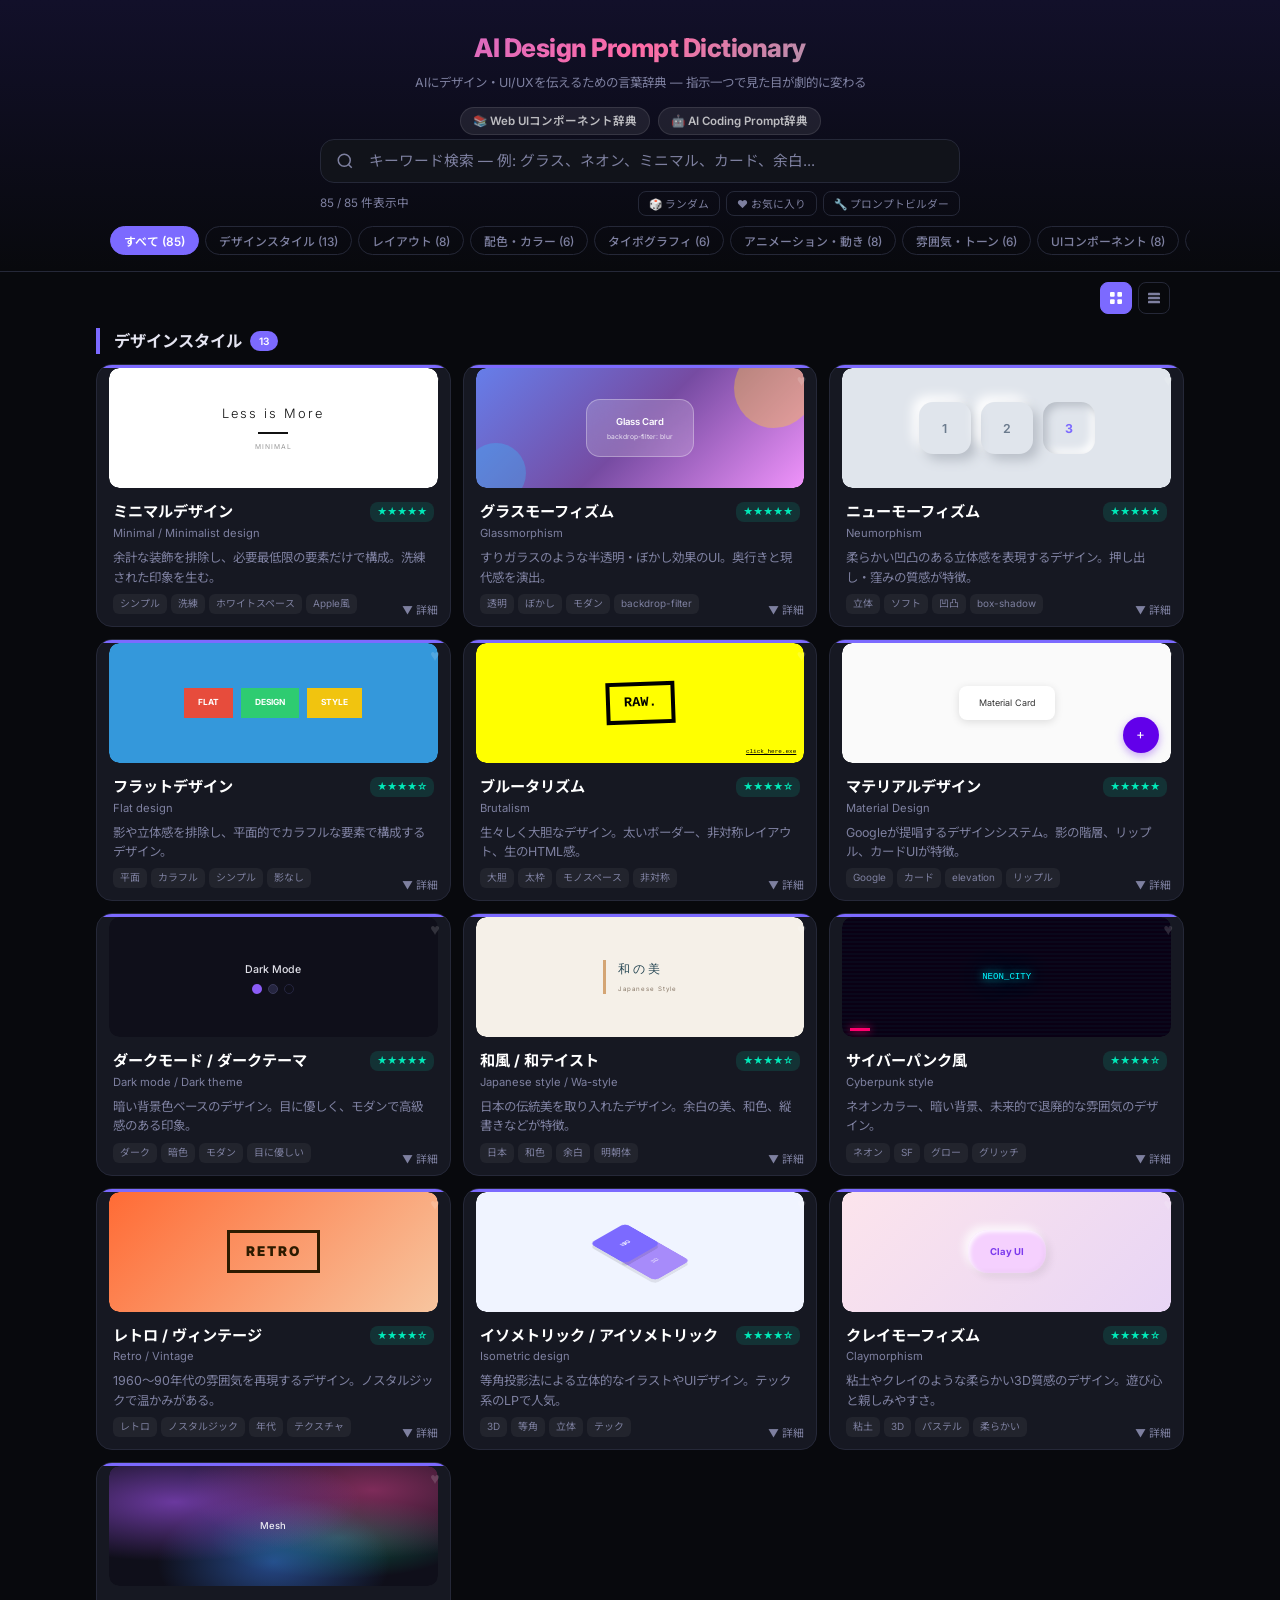
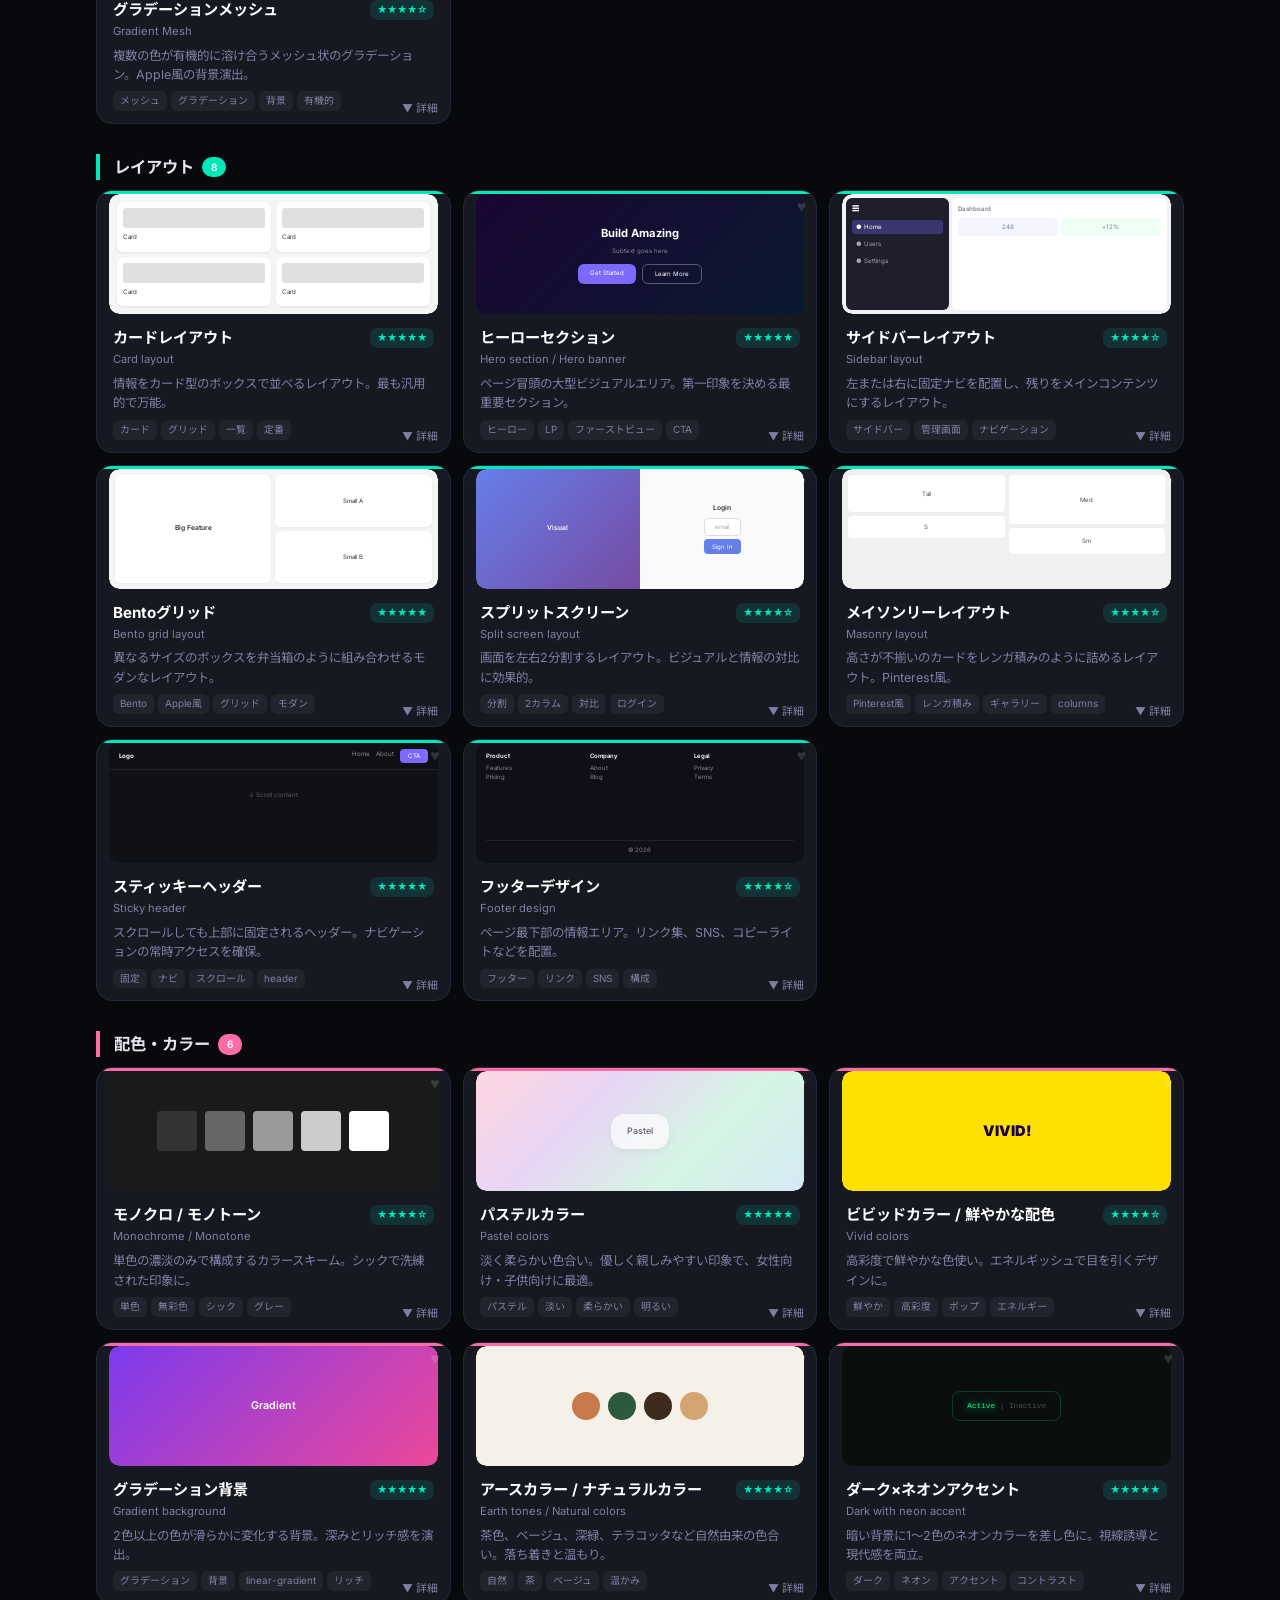
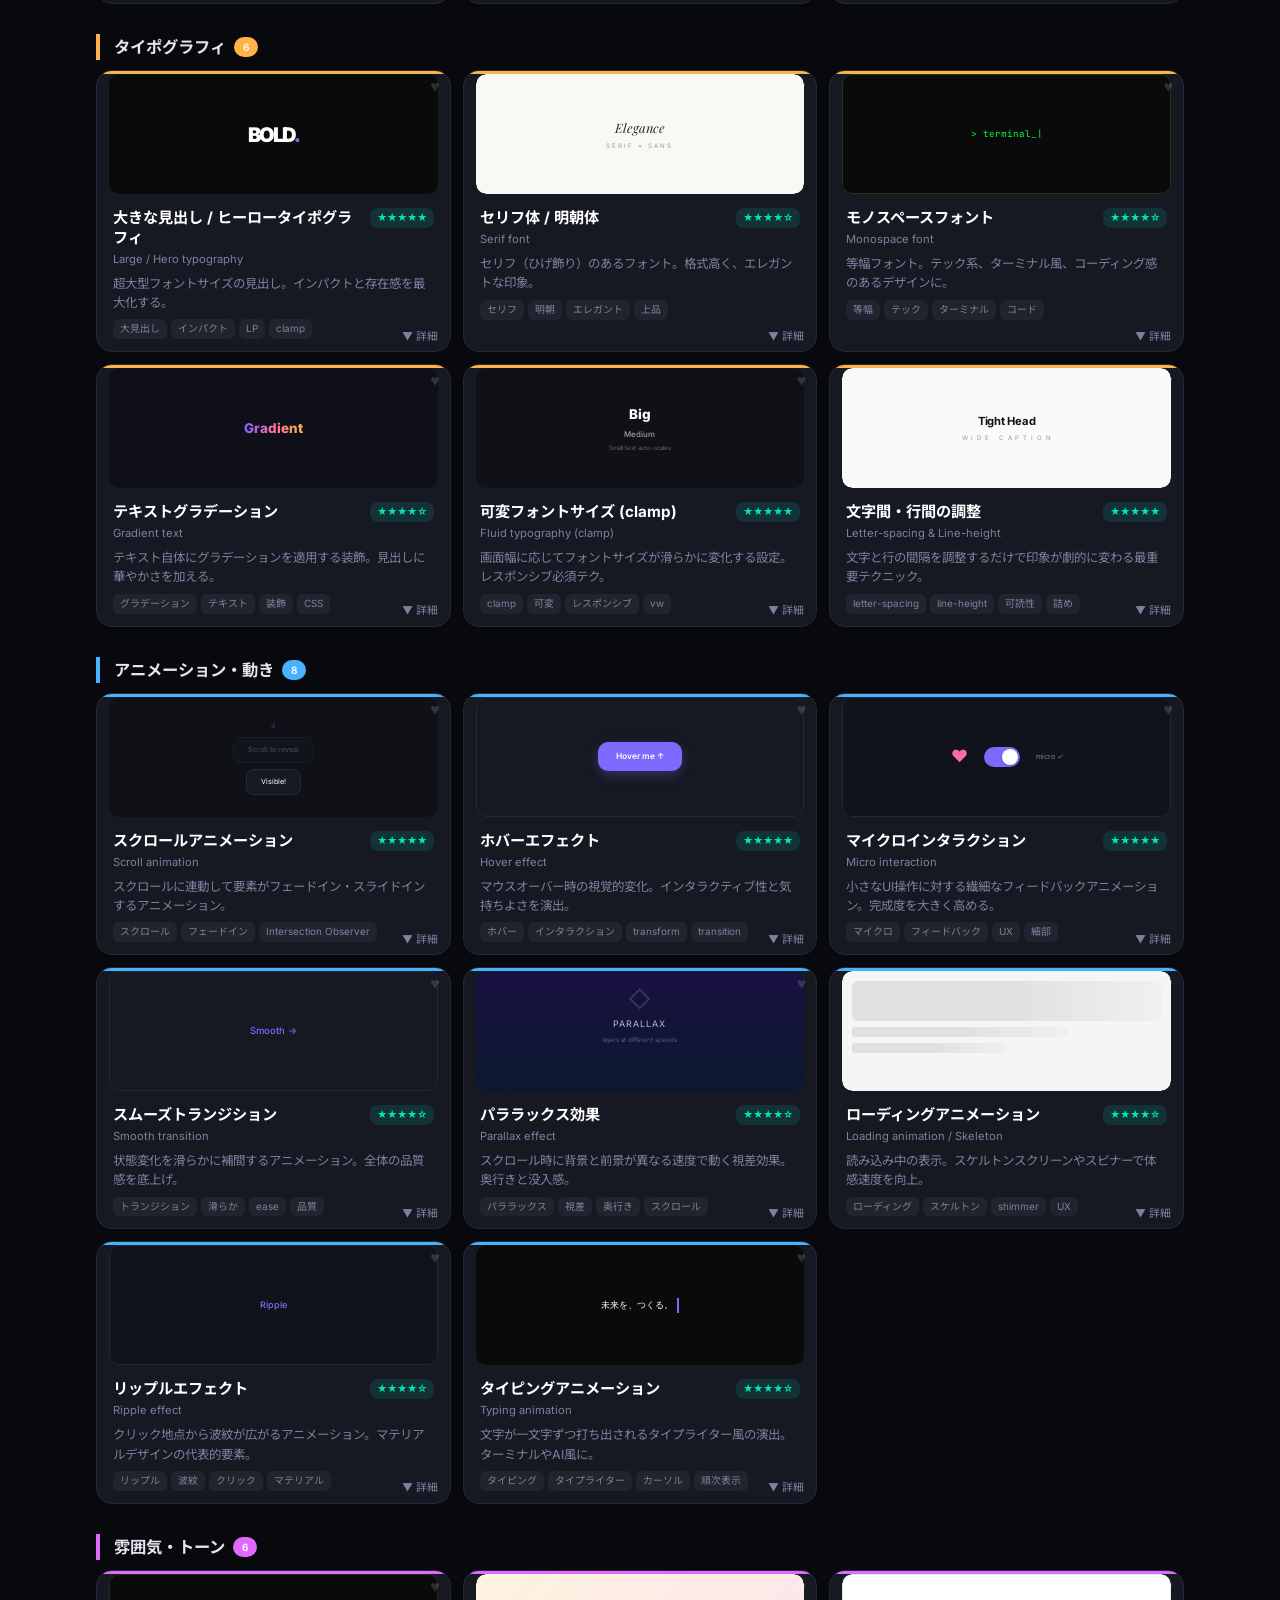
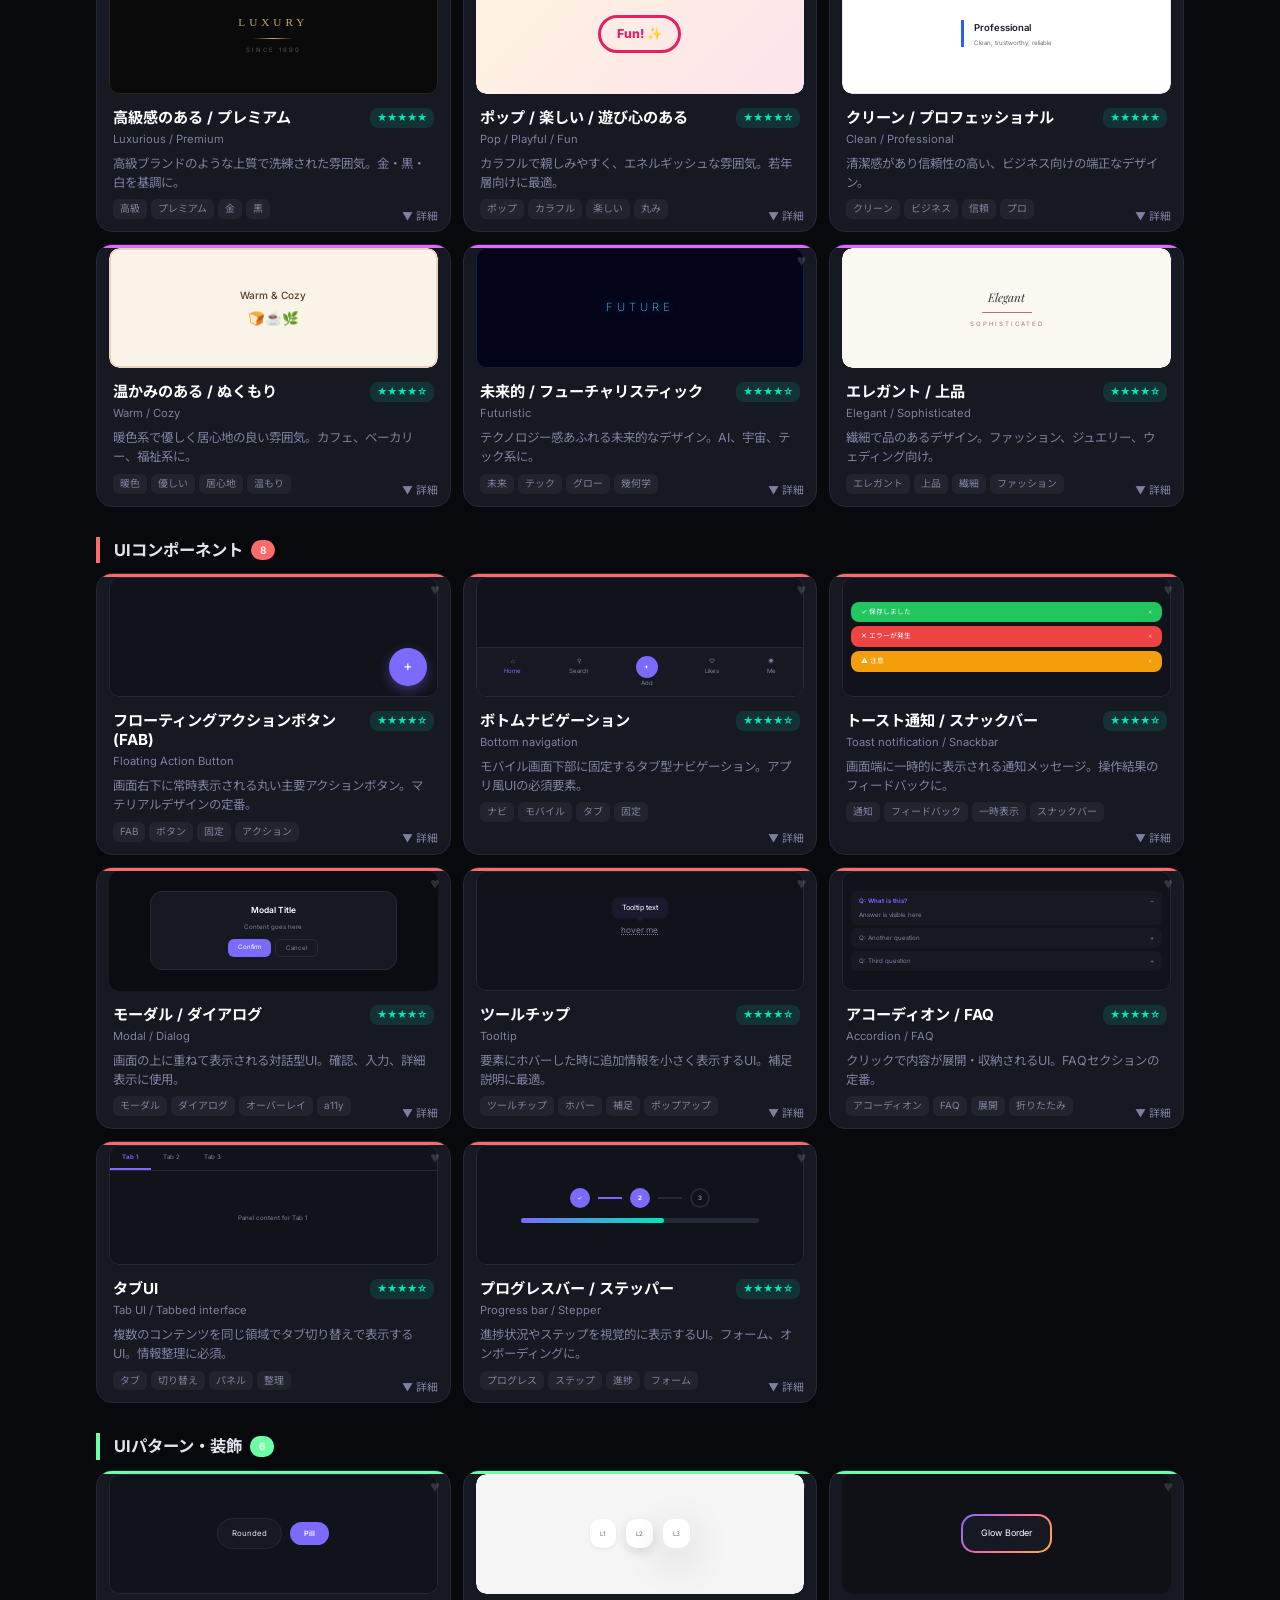
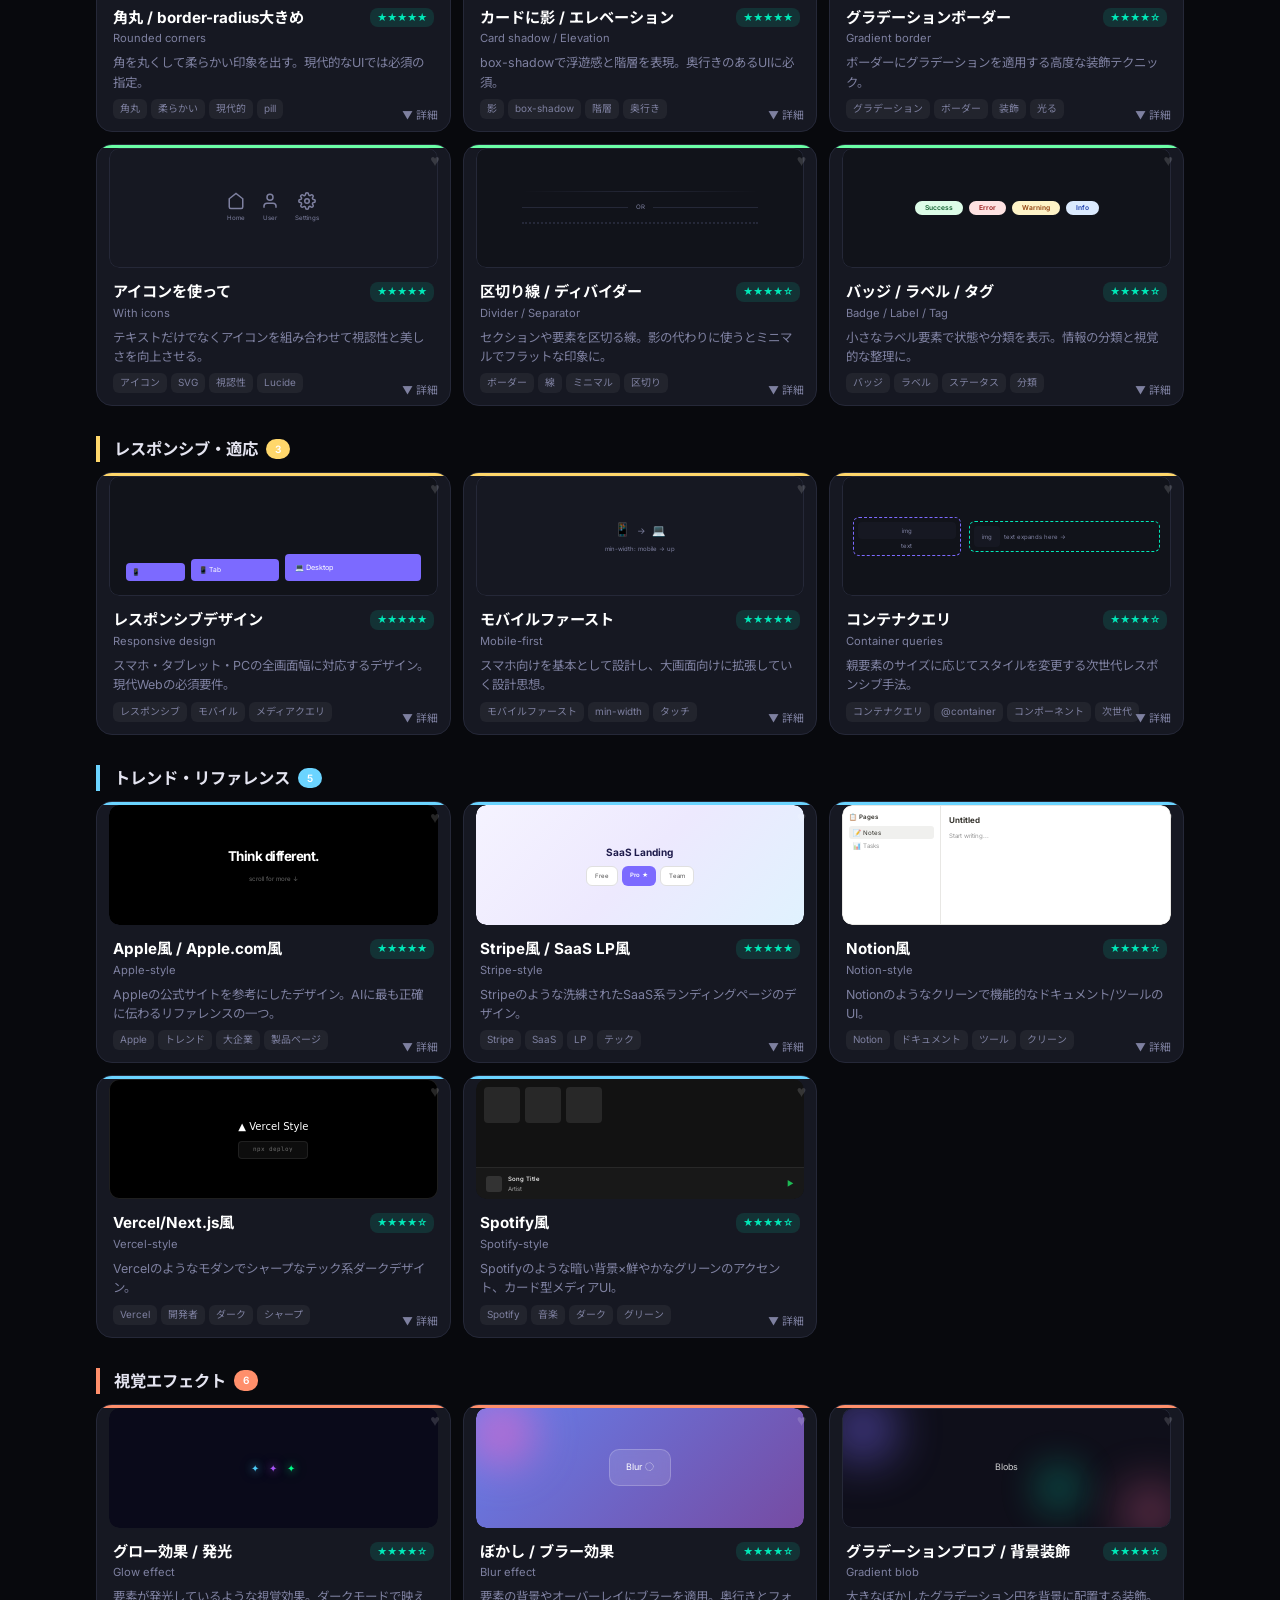
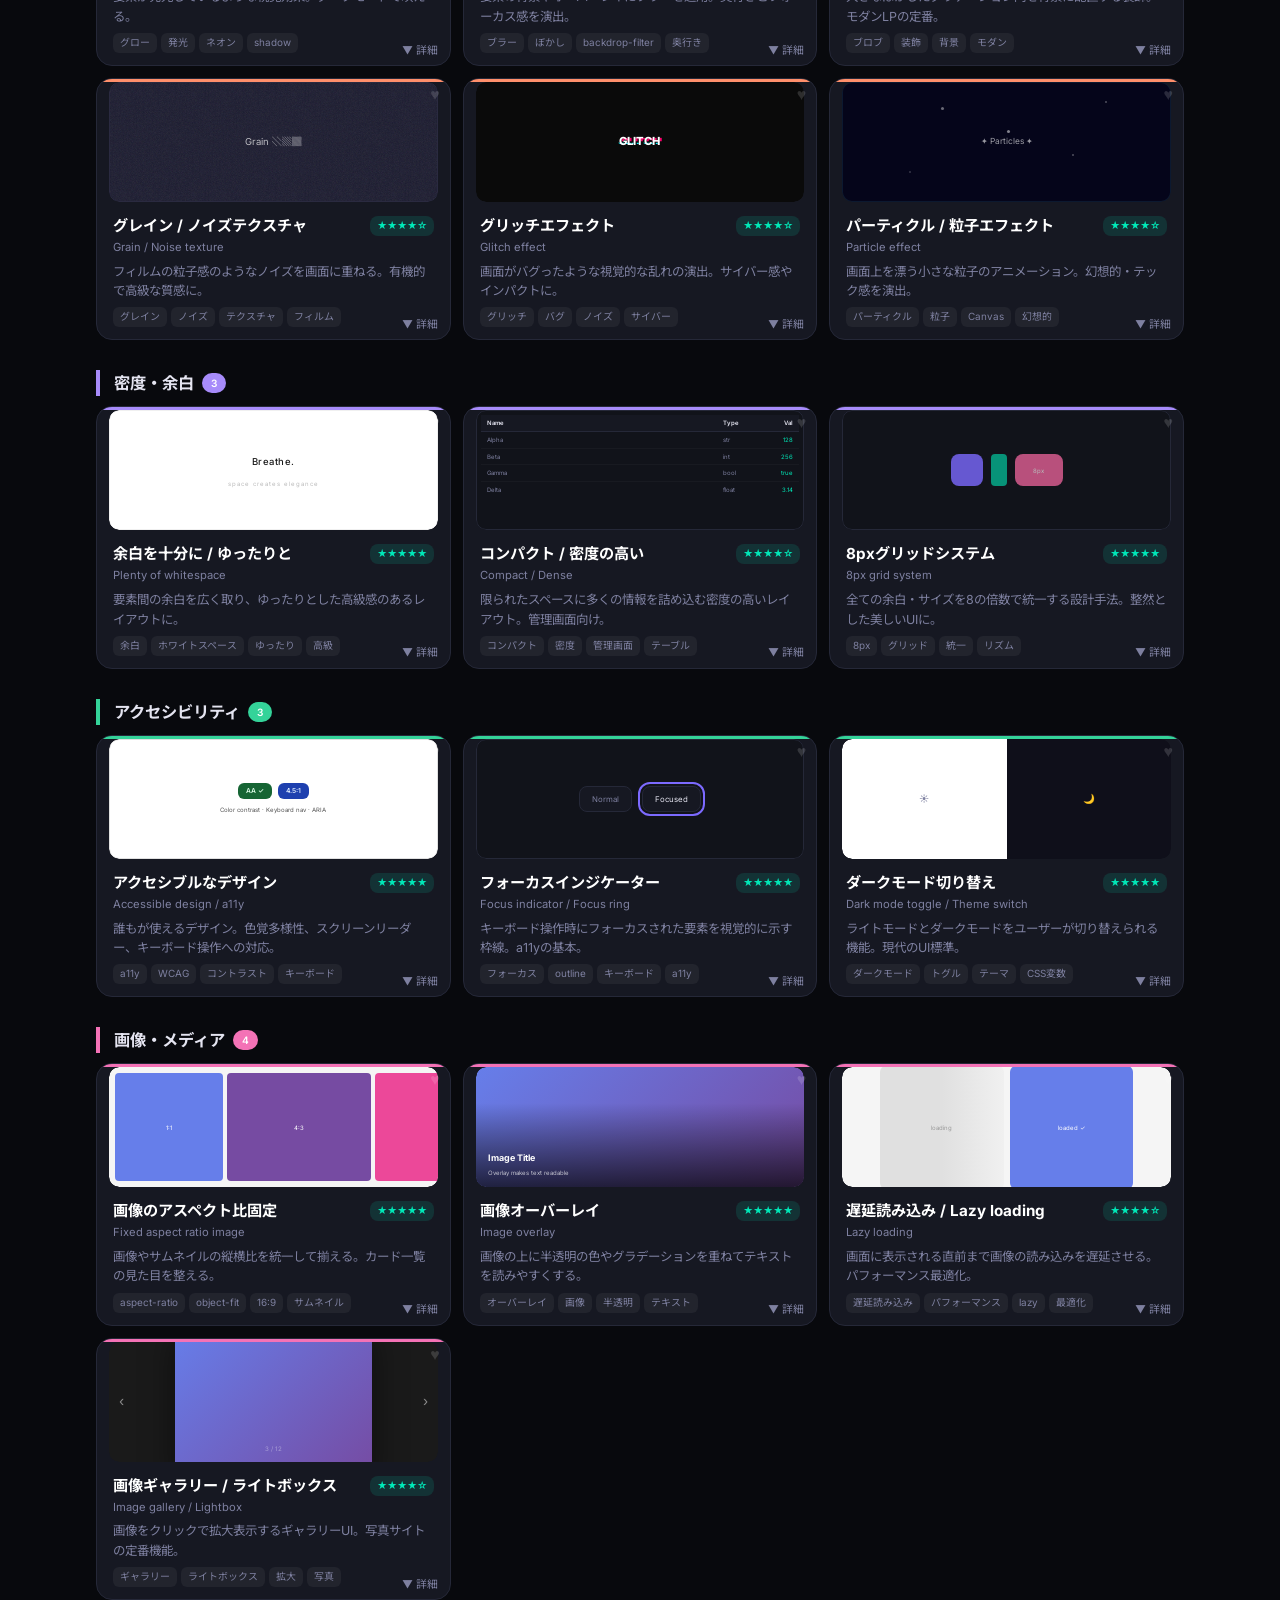
<file: design-dict.html>
<!DOCTYPE html>
<html lang="ja">

<head>
  <meta charset="UTF-8">
  <meta name="viewport" content="width=device-width, initial-scale=1.0">
  <title>AI Design Prompt Dictionary — AIにデザインを伝える言葉辞典 v2</title>
  <style>
    @import url('https://fonts.googleapis.com/css2?family=Inter:wght@300;400;500;600;700;800;900&family=Noto+Sans+JP:wght@300;400;500;600;700&family=Playfair+Display:ital,wght@0,700;1,700&family=JetBrains+Mono:wght@400;500&display=swap');

    :root {
      --bg: #08090d;
      --surface: #11131a;
      --card: #161822;
      --card-hover: #1c1f2e;
      --border: #252838;
      --accent: #7c6aff;
      --accent2: #00e8b8;
      --accent3: #ff6ba6;
      --text: #e4e4f0;
      --text-dim: #7e80a0;
      --text-bright: #ffffff;
      --radius: 16px;
    }

    * {
      margin: 0;
      padding: 0;
      box-sizing: border-box
    }

    body {
      font-family: 'Inter', 'Noto Sans JP', sans-serif;
      background: var(--bg);
      color: var(--text);
      min-height: 100vh;
      line-height: 1.6;
      -webkit-font-smoothing: antialiased;
    }

    .hero {
      background: linear-gradient(180deg, #12102a 0%, var(--bg) 100%);
      border-bottom: 1px solid var(--border);
      padding: 28px 20px 14px;
      text-align: center;
      position: sticky;
      top: 0;
      z-index: 100;
      backdrop-filter: blur(20px);
    }

    .hero-title {
      font-size: 1.6em;
      font-weight: 800;
      letter-spacing: -0.5px;
      background: linear-gradient(135deg, var(--accent), var(--accent3), var(--accent2));
      -webkit-background-clip: text;
      background-clip: text;
      -webkit-text-fill-color: transparent;
    }

    .hero-sub {
      color: var(--text-dim);
      font-size: 0.78em;
      margin: 4px 0 14px;
      font-weight: 400
    }

    .search-wrap {
      max-width: 640px;
      margin: 0 auto;
      position: relative
    }

    .search-wrap svg {
      position: absolute;
      left: 16px;
      top: 50%;
      transform: translateY(-50%);
      color: var(--text-dim)
    }

    #search {
      width: 100%;
      padding: 12px 18px 12px 48px;
      border: 1px solid var(--border);
      border-radius: 14px;
      background: var(--surface);
      color: var(--text);
      font-size: 0.92em;
      outline: none;
      transition: border .3s, box-shadow .3s;
      font-family: inherit;
    }

    #search:focus {
      border-color: var(--accent);
      box-shadow: 0 0 0 3px rgba(124, 106, 255, .15)
    }

    #search::placeholder {
      color: var(--text-dim)
    }

    .meta-bar {
      max-width: 640px;
      margin: 8px auto 0;
      display: flex;
      justify-content: space-between;
      align-items: center;
      font-size: 0.73em;
      color: var(--text-dim);
    }

    .action-btns {
      display: flex;
      gap: 6px
    }

    .action-btn {
      padding: 4px 10px;
      border-radius: 8px;
      border: 1px solid var(--border);
      background: transparent;
      color: var(--text-dim);
      font-size: 0.92em;
      cursor: pointer;
      transition: all .25s;
      font-family: inherit;
    }

    .action-btn:hover {
      border-color: var(--accent);
      color: var(--text)
    }

    .action-btn.on {
      background: var(--accent3);
      border-color: var(--accent3);
      color: #fff
    }

    .tab-scroll {
      overflow-x: auto;
      -webkit-overflow-scrolling: touch;
      padding: 10px 20px 2px;
      max-width: 1100px;
      margin: 0 auto;
      scrollbar-width: none;
    }

    .tab-scroll::-webkit-scrollbar {
      display: none
    }

    .tabs {
      display: flex;
      gap: 6px;
      width: max-content
    }

    .tab {
      padding: 5px 13px;
      border-radius: 20px;
      border: 1px solid var(--border);
      background: transparent;
      color: var(--text-dim);
      font-size: 0.74em;
      cursor: pointer;
      transition: all .25s;
      white-space: nowrap;
      font-family: inherit;
      font-weight: 500;
    }

    .tab:hover {
      border-color: var(--accent);
      color: var(--text)
    }

    .tab.on {
      background: var(--accent);
      border-color: var(--accent);
      color: #fff;
      font-weight: 600
    }

    .view-bar {
      max-width: 1100px;
      margin: 10px auto 0;
      padding: 0 20px;
      display: flex;
      justify-content: flex-end;
      gap: 6px;
      align-items: center;
    }

    .view-btn {
      width: 32px;
      height: 32px;
      border-radius: 8px;
      border: 1px solid var(--border);
      background: transparent;
      color: var(--text-dim);
      cursor: pointer;
      transition: all .25s;
      display: flex;
      align-items: center;
      justify-content: center;
    }

    .view-btn.on {
      background: var(--accent);
      border-color: var(--accent);
      color: #fff
    }

    .container {
      max-width: 1120px;
      margin: 0 auto;
      padding: 14px 16px 80px
    }

    .section-title {
      font-size: 1.02em;
      font-weight: 700;
      margin-bottom: 10px;
      padding-left: 14px;
      border-left: 4px solid var(--accent);
      display: flex;
      align-items: center;
      gap: 8px;
    }

    .section-badge {
      font-size: 0.62em;
      padding: 2px 9px;
      border-radius: 10px;
      color: #fff;
      font-weight: 600;
    }

    .section {
      margin-bottom: 30px
    }

    .grid {
      display: grid;
      grid-template-columns: repeat(auto-fill, minmax(300px, 1fr));
      gap: 12px;
    }

    .list .card {
      display: flex;
      align-items: stretch;
      gap: 0
    }

    .list .card-body {
      flex: 1
    }

    .list .card-preview {
      width: 140px;
      min-height: 80px;
      flex-shrink: 0;
      border-radius: 10px;
      order: -1;
      margin: 12px 0 12px 12px;
      height: auto
    }

    .card {
      background: var(--card);
      border: 1px solid var(--border);
      border-radius: var(--radius);
      overflow: hidden;
      cursor: pointer;
      transition: all .3s;
      position: relative;
    }

    .card:hover {
      background: var(--card-hover);
      transform: translateY(-2px);
      box-shadow: 0 12px 40px rgba(0, 0, 0, .35);
    }

    .card-accent {
      height: 3px;
      width: 100%
    }

    .card-body {
      padding: 14px 16px 12px
    }

    .card-head {
      display: flex;
      justify-content: space-between;
      align-items: flex-start;
      margin-bottom: 3px
    }

    .card-word {
      font-size: 0.95em;
      font-weight: 700;
      color: var(--text-bright);
      line-height: 1.3
    }

    .card-en {
      font-size: 0.7em;
      color: var(--text-dim);
      margin-bottom: 5px;
      font-weight: 400
    }

    .card-eff {
      font-size: 0.62em;
      padding: 2px 7px;
      border-radius: 8px;
      background: rgba(0, 232, 184, .12);
      color: var(--accent2);
      white-space: nowrap;
      flex-shrink: 0;
      margin-left: 8px;
      font-weight: 600;
    }

    .card-sum {
      font-size: 0.78em;
      color: var(--text-dim);
      line-height: 1.55;
      display: -webkit-box;
      -webkit-line-clamp: 2;
      line-clamp: 2;
      -webkit-box-orient: vertical;
      overflow: hidden;
    }

    .card-tags {
      display: flex;
      flex-wrap: wrap;
      gap: 4px;
      margin-top: 7px
    }

    .card-tag {
      font-size: 0.62em;
      padding: 2px 7px;
      border-radius: 6px;
      background: rgba(255, 255, 255, .05);
      color: var(--text-dim);
    }

    .card-fav {
      position: absolute;
      top: 8px;
      right: 10px;
      font-size: 1em;
      z-index: 5;
      background: none;
      border: none;
      cursor: pointer;
      color: rgba(255, 255, 255, .15);
      transition: all .25s;
      line-height: 1;
    }

    .card-fav:hover,
    .card-fav.on {
      color: var(--accent3)
    }

    .card-preview {
      height: 120px;
      margin: 0 12px 0;
      border-radius: 10px;
      display: flex;
      align-items: center;
      justify-content: center;
      font-size: 0.7em;
      color: var(--text-dim);
      overflow: hidden;
      position: relative;
    }

    .card-preview-inner {
      width: 100%;
      height: 100%;
      display: flex;
      align-items: center;
      justify-content: center;
      border-radius: 10px;
      padding: 8px;
      overflow: hidden;
      position: relative;
    }

    /* Animated previews */
    .preview-shimmer {
      background: linear-gradient(90deg, #e0e0e0 25%, #f0f0f0 50%, #e0e0e0 75%);
      background-size: 200% 100%;
      animation: shimmer 1.5s infinite;
    }

    @keyframes shimmer {
      0% {
        background-position: 200% 0
      }

      100% {
        background-position: -200% 0
      }
    }

    .preview-pulse {
      animation: pulse 2s infinite ease-in-out
    }

    @keyframes pulse {

      0%,
      100% {
        opacity: 1
      }

      50% {
        opacity: .6
      }
    }

    .preview-float {
      animation: float 3s infinite ease-in-out
    }

    @keyframes float {

      0%,
      100% {
        transform: translateY(0)
      }

      50% {
        transform: translateY(-6px)
      }
    }

    .preview-glow-anim {
      animation: glowPulse 2s infinite ease-in-out
    }

    @keyframes glowPulse {

      0%,
      100% {
        filter: drop-shadow(0 0 4px currentColor)
      }

      50% {
        filter: drop-shadow(0 0 16px currentColor)
      }
    }

    .preview-rotate {
      animation: slowRotate 8s infinite linear
    }

    @keyframes slowRotate {
      from {
        transform: rotate(0deg)
      }

      to {
        transform: rotate(360deg)
      }
    }

    .preview-typing::after {
      content: '|';
      animation: blink 1s step-end infinite
    }

    @keyframes blink {

      0%,
      100% {
        opacity: 1
      }

      50% {
        opacity: 0
      }
    }

    .preview-gradient-move {
      background-size: 200% 200%;
      animation: gradMove 4s ease infinite
    }

    @keyframes gradMove {
      0% {
        background-position: 0% 50%
      }

      50% {
        background-position: 100% 50%
      }

      100% {
        background-position: 0% 50%
      }
    }

    .preview-bounce:hover .bounce-target {
      animation: bounce .5s
    }

    @keyframes bounce {

      0%,
      100% {
        transform: scale(1)
      }

      50% {
        transform: scale(1.3)
      }
    }

    .preview-ripple {
      position: relative;
      overflow: hidden
    }

    .ripple-ring {
      position: absolute;
      border: 2px solid rgba(124, 106, 255, .3);
      border-radius: 50%;
      width: 60px;
      height: 60px;
      top: 50%;
      left: 50%;
      transform: translate(-50%, -50%) scale(0);
      animation: rippleOut 2s infinite ease-out;
    }

    .ripple-ring:nth-child(2) {
      animation-delay: .6s
    }

    .ripple-ring:nth-child(3) {
      animation-delay: 1.2s
    }

    @keyframes rippleOut {
      0% {
        transform: translate(-50%, -50%) scale(0);
        opacity: 1
      }

      100% {
        transform: translate(-50%, -50%) scale(1.5);
        opacity: 0
      }
    }

    .preview-scanline::after {
      content: '';
      position: absolute;
      top: 0;
      left: 0;
      right: 0;
      bottom: 0;
      background: repeating-linear-gradient(0deg, transparent, transparent 2px, rgba(0, 0, 0, .15) 2px, rgba(0, 0, 0, .15) 4px);
      pointer-events: none;
    }

    .preview-grid-bg {
      background-image: linear-gradient(rgba(124, 106, 255, .1) 1px, transparent 1px),
        linear-gradient(90deg, rgba(124, 106, 255, .1) 1px, transparent 1px);
      background-size: 20px 20px;
    }

    .card-more {
      position: absolute;
      bottom: 6px;
      right: 12px;
      font-size: 0.68em;
      color: var(--text-dim);
    }

    /* Playground Overlay */
    .playground-overlay {
      display: none;
      position: fixed;
      inset: 0;
      z-index: 500;
      background: var(--bg);
      animation: pgIn .4s ease;
    }

    .playground-overlay.show {
      display: block
    }

    @keyframes pgIn {
      from {
        opacity: 0
      }

      to {
        opacity: 1
      }
    }

    .pg-close {
      position: fixed;
      top: 16px;
      right: 16px;
      z-index: 510;
      background: rgba(0, 0, 0, .6);
      border: 1px solid var(--border);
      color: #fff;
      width: 44px;
      height: 44px;
      border-radius: 50%;
      font-size: 1.3em;
      cursor: pointer;
      display: flex;
      align-items: center;
      justify-content: center;
      backdrop-filter: blur(8px);
      transition: all .3s;
    }

    .pg-close:hover {
      background: var(--accent);
      border-color: var(--accent)
    }

    .pg-info {
      position: fixed;
      bottom: 16px;
      left: 50%;
      transform: translateX(-50%);
      z-index: 510;
      background: rgba(0, 0, 0, .7);
      border: 1px solid var(--border);
      color: var(--text);
      padding: 8px 20px;
      border-radius: 12px;
      font-size: 0.8em;
      backdrop-filter: blur(8px);
      display: flex;
      align-items: center;
      gap: 12px;
      max-width: 90%;
    }

    .pg-info-title {
      font-weight: 700;
      color: #fff
    }

    .pg-info-hint {
      color: var(--text-dim);
      font-size: .9em
    }

    .pg-content {
      width: 100%;
      height: 100%;
      overflow: auto
    }

    /* Interactive playground specific */
    .pg-interact-hint {
      position: fixed;
      top: 16px;
      left: 50%;
      transform: translateX(-50%);
      z-index: 510;
      background: rgba(124, 106, 255, .2);
      border: 1px solid rgba(124, 106, 255, .3);
      color: var(--accent);
      padding: 6px 16px;
      border-radius: 20px;
      font-size: 0.72em;
      font-weight: 500;
      animation: hintPulse 3s ease infinite;
    }

    @keyframes hintPulse {

      0%,
      100% {
        opacity: 1
      }

      50% {
        opacity: .6
      }
    }

    /* Prompt Builder */
    .builder-overlay {
      display: none;
      position: fixed;
      inset: 0;
      z-index: 400;
      background: rgba(0, 0, 0, .75);
      backdrop-filter: blur(6px);
      justify-content: center;
      align-items: center;
      padding: 16px;
    }

    .builder-overlay.show {
      display: flex
    }

    .builder {
      background: var(--surface);
      border: 1px solid var(--border);
      border-radius: 20px;
      max-width: 800px;
      width: 100%;
      max-height: 88vh;
      overflow-y: auto;
      padding: 32px;
      position: relative;
      animation: mIn .3s ease;
    }

    .builder h2 {
      font-size: 1.2em;
      font-weight: 800;
      background: linear-gradient(90deg, var(--accent), var(--accent2));
      -webkit-background-clip: text;
      background-clip: text;
      -webkit-text-fill-color: transparent;
      margin-bottom: 12px;
    }

    .builder-cat {
      margin-bottom: 16px
    }

    .builder-cat h3 {
      font-size: .78em;
      color: var(--accent);
      font-weight: 700;
      margin-bottom: 6px;
      text-transform: uppercase;
      letter-spacing: .5px
    }

    .builder-chips {
      display: flex;
      flex-wrap: wrap;
      gap: 5px
    }

    .builder-chip {
      font-size: 0.72em;
      padding: 5px 12px;
      border-radius: 10px;
      background: var(--card);
      border: 1px solid var(--border);
      color: var(--text-dim);
      cursor: pointer;
      transition: all .25s;
      user-select: none;
    }

    .builder-chip:hover {
      border-color: var(--accent);
      color: var(--text)
    }

    .builder-chip.on {
      background: var(--accent);
      border-color: var(--accent);
      color: #fff
    }

    .builder-output {
      margin-top: 16px;
      padding-top: 16px;
      border-top: 1px solid var(--border);
    }

    .builder-output h3 {
      font-size: .78em;
      color: var(--accent2);
      font-weight: 700;
      margin-bottom: 8px
    }

    .builder-prompt {
      background: rgba(0, 0, 0, .35);
      border: 1px solid var(--border);
      border-radius: 12px;
      padding: 16px;
      font-family: 'JetBrains Mono', monospace;
      font-size: 0.8em;
      color: var(--accent2);
      line-height: 1.7;
      min-height: 80px;
      white-space: pre-wrap;
      word-break: break-all;
    }

    .builder-actions {
      display: flex;
      gap: 8px;
      margin-top: 10px
    }

    .builder-btn {
      padding: 8px 18px;
      border-radius: 10px;
      border: none;
      font-size: 0.78em;
      cursor: pointer;
      font-family: inherit;
      font-weight: 600;
      transition: all .3s;
    }

    .builder-btn-primary {
      background: var(--accent);
      color: #fff
    }

    .builder-btn-primary:hover {
      background: #6a58e8
    }

    .builder-btn-secondary {
      background: var(--card);
      color: var(--text);
      border: 1px solid var(--border)
    }

    .builder-btn-secondary:hover {
      border-color: var(--accent)
    }

    .overlay {
      display: none;
      position: fixed;
      inset: 0;
      background: rgba(0, 0, 0, .75);
      z-index: 300;
      justify-content: center;
      align-items: center;
      padding: 16px;
      backdrop-filter: blur(6px);
    }

    .overlay.show {
      display: flex
    }

    .modal {
      background: var(--surface);
      border: 1px solid var(--border);
      border-radius: 20px;
      max-width: 740px;
      width: 100%;
      max-height: 88vh;
      overflow-y: auto;
      padding: 32px;
      position: relative;
      animation: mIn .3s ease;
    }

    @keyframes mIn {
      from {
        opacity: 0;
        transform: scale(.96) translateY(12px)
      }

      to {
        opacity: 1;
        transform: none
      }
    }

    .modal-close {
      position: absolute;
      top: 14px;
      right: 16px;
      background: none;
      border: none;
      color: var(--text-dim);
      font-size: 1.5em;
      cursor: pointer;
      line-height: 1;
    }

    .modal-close:hover {
      color: #fff
    }

    .modal-nav {
      position: absolute;
      top: 50%;
      transform: translateY(-50%);
      background: var(--card);
      border: 1px solid var(--border);
      color: var(--text-dim);
      width: 36px;
      height: 36px;
      border-radius: 50%;
      display: flex;
      align-items: center;
      justify-content: center;
      cursor: pointer;
      font-size: 1.1em;
      transition: all .25s;
    }

    .modal-nav:hover {
      background: var(--accent);
      color: #fff;
      border-color: var(--accent)
    }

    .modal-nav.prev {
      left: -50px
    }

    .modal-nav.next {
      right: -50px
    }

    @media(max-width:860px) {
      .modal-nav.prev {
        left: 12px;
        top: auto;
        bottom: 12px;
        transform: none
      }

      .modal-nav.next {
        right: 12px;
        top: auto;
        bottom: 12px;
        transform: none
      }
    }

    .modal-cat {
      display: inline-block;
      font-size: 0.7em;
      padding: 3px 11px;
      border-radius: 10px;
      color: #fff;
      margin-bottom: 8px;
      font-weight: 600;
    }

    .modal h2 {
      font-size: 1.35em;
      font-weight: 800;
      background: linear-gradient(90deg, var(--accent), var(--accent2));
      -webkit-background-clip: text;
      background-clip: text;
      -webkit-text-fill-color: transparent;
      margin-bottom: 2px;
    }

    .modal-en {
      color: var(--text-dim);
      font-size: 0.82em;
      margin-bottom: 3px
    }

    .modal-eff {
      color: var(--accent2);
      font-size: 0.82em;
      margin-bottom: 14px
    }

    .modal-sect {
      margin-bottom: 18px
    }

    .modal-sect h3 {
      font-size: 0.78em;
      color: var(--accent);
      text-transform: uppercase;
      letter-spacing: .6px;
      margin-bottom: 5px;
      font-weight: 700;
    }

    .modal-sect p {
      font-size: 0.84em;
      color: var(--text-dim);
      line-height: 1.75
    }

    .modal-sect pre {
      background: rgba(0, 0, 0, .35);
      border: 1px solid var(--border);
      border-radius: 12px;
      padding: 14px;
      overflow-x: auto;
      white-space: pre-wrap;
      word-break: break-all;
      font-family: 'JetBrains Mono', 'Consolas', monospace;
      font-size: 0.8em;
      color: var(--accent2);
      line-height: 1.6;
    }

    .modal-preview {
      border-radius: 14px;
      overflow: hidden;
      margin-bottom: 14px;
      height: 180px;
      display: flex;
      align-items: center;
      justify-content: center;
    }

    .modal-preview-inner {
      width: 100%;
      height: 100%;
      display: flex;
      align-items: center;
      justify-content: center;
      padding: 16px;
      border-radius: 14px;
      overflow: hidden;
      position: relative;
    }

    .modal-css {
      margin-top: 10px
    }

    .modal-css summary {
      font-size: 0.78em;
      color: var(--accent);
      cursor: pointer;
      font-weight: 600;
      margin-bottom: 6px;
    }

    .modal-css pre {
      font-size: 0.75em;
      padding: 10px
    }

    .copy-btn,
    .try-btn {
      display: inline-block;
      margin-top: 6px;
      padding: 6px 14px;
      color: #fff;
      border: none;
      border-radius: 10px;
      font-size: 0.75em;
      cursor: pointer;
      transition: background .3s;
      font-family: inherit;
      font-weight: 600;
    }

    .copy-btn {
      background: var(--accent)
    }

    .copy-btn:hover {
      background: #6a58e8
    }

    .try-btn {
      background: var(--accent2);
      color: #000;
      margin-left: 6px
    }

    .try-btn:hover {
      background: #00c9a0
    }

    .modal-tags {
      display: flex;
      flex-wrap: wrap;
      gap: 5px;
      margin-top: 12px
    }

    .modal-tag {
      font-size: 0.7em;
      padding: 3px 10px;
      border-radius: 8px;
      background: rgba(124, 106, 255, .12);
      color: var(--accent);
      font-weight: 500;
    }

    .modal-related {
      margin-top: 18px;
      padding-top: 14px;
      border-top: 1px solid var(--border)
    }

    .modal-related h3 {
      font-size: 0.78em;
      color: var(--accent);
      margin-bottom: 8px;
      font-weight: 700
    }

    .related-list {
      display: flex;
      flex-wrap: wrap;
      gap: 6px
    }

    .related-chip {
      font-size: 0.72em;
      padding: 4px 12px;
      border-radius: 10px;
      background: var(--card);
      border: 1px solid var(--border);
      color: var(--text-dim);
      cursor: pointer;
      transition: all .25s;
    }

    .related-chip:hover {
      border-color: var(--accent);
      color: var(--text)
    }

    .no-result {
      text-align: center;
      color: var(--text-dim);
      padding: 60px 20px;
      font-size: 0.92em
    }

    ::-webkit-scrollbar {
      width: 5px
    }

    ::-webkit-scrollbar-track {
      background: transparent
    }

    ::-webkit-scrollbar-thumb {
      background: var(--border);
      border-radius: 3px
    }

    @media(max-width:640px) {
      .hero-title {
        font-size: 1.2em
      }

      .grid {
        grid-template-columns: 1fr
      }

      .modal {
        padding: 20px 16px
      }

      .card-preview {
        height: 90px;
        margin: 0 10px
      }

      .list .card {
        flex-direction: column
      }

      .list .card-preview {
        width: auto;
        margin: 10px 10px 0;
        min-height: 60px
      }

      .builder {
        padding: 20px 16px
      }
    }

    /* Playground Styles */
    .pg-glass-demo {
      min-height: 100vh;
      background: linear-gradient(135deg, #667eea 0%, #764ba2 30%, #f093fb 60%, #f5576c 100%);
      display: flex;
      align-items: center;
      justify-content: center;
      padding: 40px;
      position: relative;
      overflow: hidden;
    }

    .pg-glass-demo::before {
      content: '';
      position: absolute;
      width: 300px;
      height: 300px;
      background: rgba(255, 200, 50, .35);
      border-radius: 50%;
      top: -80px;
      right: -60px;
    }

    .pg-glass-demo::after {
      content: '';
      position: absolute;
      width: 250px;
      height: 250px;
      background: rgba(50, 200, 255, .3);
      border-radius: 50%;
      bottom: -80px;
      left: -40px;
    }

    .pg-glass-card {
      backdrop-filter: blur(24px);
      background: rgba(255, 255, 255, .15);
      border: 1px solid rgba(255, 255, 255, .3);
      border-radius: 24px;
      padding: 40px;
      max-width: 420px;
      width: 100%;
      color: #fff;
      box-shadow: 0 8px 32px rgba(0, 0, 0, .1);
      position: relative;
      z-index: 1;
    }

    .pg-glass-card h3 {
      font-size: 1.8em;
      font-weight: 700;
      margin-bottom: 8px
    }

    .pg-glass-card p {
      opacity: .85;
      line-height: 1.7;
      margin-bottom: 20px
    }

    .pg-glass-input {
      width: 100%;
      padding: 12px 16px;
      border-radius: 12px;
      border: 1px solid rgba(255, 255, 255, .2);
      background: rgba(255, 255, 255, .1);
      color: #fff;
      font-size: 1em;
      outline: none;
      margin-bottom: 12px;
      font-family: inherit;
    }

    .pg-glass-input::placeholder {
      color: rgba(255, 255, 255, .5)
    }

    .pg-glass-btn {
      width: 100%;
      padding: 12px;
      border: none;
      border-radius: 12px;
      background: rgba(255, 255, 255, .25);
      color: #fff;
      font-size: 1em;
      cursor: pointer;
      font-weight: 600;
      transition: all .3s;
      font-family: inherit;
    }

    .pg-glass-btn:hover {
      background: rgba(255, 255, 255, .35)
    }

    .pg-glass-stats {
      display: flex;
      gap: 16px;
      margin-top: 20px
    }

    .pg-glass-stat {
      flex: 1;
      text-align: center;
      padding: 12px;
      border-radius: 12px;
      background: rgba(255, 255, 255, .08);
    }

    .pg-glass-stat .num {
      font-size: 1.5em;
      font-weight: 800
    }

    .pg-glass-stat .label {
      font-size: .75em;
      opacity: .7;
      margin-top: 2px
    }

    /* Neumorphism playground */
    .pg-neu-demo {
      min-height: 100vh;
      background: #e0e5ec;
      display: flex;
      align-items: center;
      justify-content: center;
      padding: 40px;
    }

    .pg-neu-calculator {
      max-width: 320px;
      width: 100%
    }

    .pg-neu-display {
      background: #e0e5ec;
      border-radius: 16px;
      padding: 20px;
      box-shadow: inset 4px 4px 8px #b8bec7, inset -4px -4px 8px #fff;
      font-size: 2em;
      text-align: right;
      color: #555;
      font-weight: 300;
      margin-bottom: 20px;
      min-height: 72px;
      display: flex;
      align-items: center;
      justify-content: flex-end;
      font-family: 'JetBrains Mono', monospace;
    }

    .pg-neu-grid {
      display: grid;
      grid-template-columns: repeat(4, 1fr);
      gap: 12px
    }

    .pg-neu-btn {
      aspect-ratio: 1;
      border: none;
      border-radius: 16px;
      background: #e0e5ec;
      box-shadow: 6px 6px 12px #b8bec7, -6px -6px 12px #fff;
      font-size: 1.2em;
      color: #555;
      cursor: pointer;
      transition: all .15s;
      font-family: inherit;
      font-weight: 500;
    }

    .pg-neu-btn:active {
      box-shadow: inset 4px 4px 8px #b8bec7, inset -4px -4px 8px #fff;
    }

    .pg-neu-btn.op {
      color: #7c6aff;
      font-weight: 700
    }

    .pg-neu-btn.eq {
      background: #7c6aff;
      color: #fff;
      box-shadow: 6px 6px 12px #b8bec7, -6px -6px 12px #fff, 0 4px 15px rgba(124, 106, 255, .3)
    }

    /* Cyberpunk playground */
    .pg-cyber-demo {
      min-height: 100vh;
      background: #0a0014;
      position: relative;
      overflow: hidden;
      padding: 40px;
      display: flex;
      flex-direction: column;
      align-items: center;
      justify-content: center;
    }

    .pg-cyber-demo .scanlines {
      position: absolute;
      inset: 0;
      background: repeating-linear-gradient(0deg, transparent, transparent 2px, rgba(0, 245, 255, .03) 2px, rgba(0, 245, 255, .03) 4px);
      pointer-events: none;
      z-index: 1;
    }

    .pg-cyber-title {
      font-family: monospace;
      font-size: clamp(2rem, 8vw, 5rem);
      font-weight: 900;
      color: #fff;
      position: relative;
      z-index: 2;
      text-align: center;
    }

    .pg-cyber-title .glitch-text {
      position: relative;
      display: inline-block
    }

    .pg-cyber-title .glitch-text::before,
    .pg-cyber-title .glitch-text::after {
      content: attr(data-text);
      position: absolute;
      top: 0;
      left: 0;
      width: 100%;
    }

    .pg-cyber-title .glitch-text::before {
      color: #ff006e;
      z-index: -1;
      animation: cyberGlitch1 3s infinite;
    }

    .pg-cyber-title .glitch-text::after {
      color: #00f5ff;
      z-index: -2;
      animation: cyberGlitch2 3s infinite;
    }

    @keyframes cyberGlitch1 {

      0%,
      100% {
        clip-path: inset(0);
        transform: translate(0)
      }

      5% {
        clip-path: inset(20% 0 60% 0);
        transform: translate(-4px, 2px)
      }

      10% {
        clip-path: inset(0);
        transform: translate(0)
      }

      40% {
        clip-path: inset(50% 0 20% 0);
        transform: translate(3px, -1px)
      }

      45% {
        clip-path: inset(0);
        transform: translate(0)
      }
    }

    @keyframes cyberGlitch2 {

      0%,
      100% {
        clip-path: inset(0);
        transform: translate(0)
      }

      15% {
        clip-path: inset(60% 0 10% 0);
        transform: translate(4px, 1px)
      }

      20% {
        clip-path: inset(0);
        transform: translate(0)
      }

      50% {
        clip-path: inset(10% 0 70% 0);
        transform: translate(-3px, 2px)
      }

      55% {
        clip-path: inset(0);
        transform: translate(0)
      }
    }

    .pg-cyber-sub {
      font-family: monospace;
      font-size: clamp(.8rem, 2vw, 1.2rem);
      color: #00f5ff;
      text-shadow: 0 0 10px #00f5ff;
      margin-top: 12px;
      position: relative;
      z-index: 2;
      letter-spacing: 4px;
    }

    .pg-cyber-cards {
      display: flex;
      gap: 16px;
      margin-top: 40px;
      position: relative;
      z-index: 2;
      flex-wrap: wrap;
      justify-content: center;
    }

    .pg-cyber-card {
      background: rgba(0, 245, 255, .05);
      border: 1px solid rgba(0, 245, 255, .2);
      border-radius: 8px;
      padding: 20px;
      width: 200px;
      transition: all .3s;
    }

    .pg-cyber-card:hover {
      background: rgba(0, 245, 255, .1);
      border-color: #00f5ff;
      box-shadow: 0 0 20px rgba(0, 245, 255, .2), inset 0 0 20px rgba(0, 245, 255, .05);
    }

    .pg-cyber-card .num {
      font-family: monospace;
      font-size: 2em;
      font-weight: 700;
      color: #00f5ff;
      text-shadow: 0 0 10px #00f5ff
    }

    .pg-cyber-card .lbl {
      color: rgba(255, 255, 255, .5);
      font-size: .8em;
      margin-top: 4px;
      font-family: monospace
    }

    .pg-cyber-bar {
      position: absolute;
      bottom: 0;
      left: 0;
      right: 0;
      height: 3px;
      background: #ff006e;
      box-shadow: 0 0 10px #ff006e;
      z-index: 3;
    }

    /* Minimal playground */
    .pg-min-demo {
      min-height: 100vh;
      background: #fff;
      display: flex;
      align-items: center;
      justify-content: center;
      padding: 60px 20px;
    }

    .pg-min-content {
      max-width: 600px;
      width: 100%;
      color: #111
    }

    .pg-min-content h2 {
      font-size: 2.5em;
      font-weight: 300;
      letter-spacing: .02em;
      line-height: 1.2;
      margin-bottom: 24px
    }

    .pg-min-content p {
      font-size: 1em;
      color: #666;
      line-height: 1.9;
      margin-bottom: 32px;
      font-weight: 300
    }

    .pg-min-divider {
      width: 40px;
      height: 2px;
      background: #111;
      margin-bottom: 32px
    }

    .pg-min-items {
      display: flex;
      flex-direction: column;
      gap: 16px
    }

    .pg-min-item {
      padding: 20px;
      border: 1px solid #eee;
      border-radius: 8px;
      display: flex;
      justify-content: space-between;
      align-items: center;
      transition: all .3s;
      cursor: pointer;
    }

    .pg-min-item:hover {
      border-color: #111;
      transform: translateX(4px)
    }

    .pg-min-item .title {
      font-weight: 500;
      font-size: .95em
    }

    .pg-min-item .arrow {
      color: #999;
      transition: transform .3s
    }

    .pg-min-item:hover .arrow {
      transform: translateX(4px);
      color: #111
    }

    /* Retro playground */
    .pg-retro-demo {
      min-height: 100vh;
      background: #1a0533;
      display: flex;
      align-items: center;
      justify-content: center;
      padding: 40px;
      position: relative;
      overflow: hidden;
    }

    .pg-retro-demo::before {
      content: '';
      position: absolute;
      inset: 0;
      background: repeating-linear-gradient(0deg, transparent, transparent 2px, rgba(0, 0, 0, .3) 2px, rgba(0, 0, 0, .3) 4px);
      pointer-events: none;
    }

    .pg-retro-screen {
      background: #0a001a;
      border: 4px solid #ff6b35;
      border-radius: 4px;
      padding: 32px;
      max-width: 500px;
      width: 100%;
      position: relative;
      box-shadow: 0 0 30px rgba(255, 107, 53, .3), inset 0 0 60px rgba(255, 107, 53, .05);
    }

    .pg-retro-header {
      text-align: center;
      margin-bottom: 24px;
    }

    .pg-retro-header h2 {
      font-family: monospace;
      font-size: 2em;
      font-weight: 900;
      background: linear-gradient(180deg, #ff6b35, #f7c59f);
      -webkit-background-clip: text;
      background-clip: text;
      -webkit-text-fill-color: transparent;
      text-transform: uppercase;
      letter-spacing: 4px;
    }

    .pg-retro-header .subtitle {
      color: #ff6b35;
      font-family: monospace;
      font-size: .8em;
      opacity: .7;
      margin-top: 4px;
    }

    .pg-retro-scores {
      display: flex;
      flex-direction: column;
      gap: 8px
    }

    .pg-retro-row {
      display: flex;
      justify-content: space-between;
      align-items: center;
      padding: 8px 12px;
      border: 1px solid rgba(255, 107, 53, .2);
      font-family: monospace;
      color: #f7c59f;
      font-size: .9em;
    }

    .pg-retro-row .rank {
      color: #ff6b35;
      font-weight: 700;
      width: 30px
    }

    .pg-retro-row .name {
      flex: 1
    }

    .pg-retro-row .score {
      color: #ff6b35;
      font-weight: 700;
      text-shadow: 0 0 8px rgba(255, 107, 53, .5)
    }

    .pg-retro-row:first-child {
      background: rgba(255, 107, 53, .1);
      border-color: #ff6b35
    }

    /* Luxury playground */
    .pg-lux-demo {
      min-height: 100vh;
      background: #0a0a0a;
      display: flex;
      align-items: center;
      justify-content: center;
      padding: 60px 20px;
    }

    .pg-lux-content {
      text-align: center;
      max-width: 600px
    }

    .pg-lux-content .brand {
      font-family: Georgia, serif;
      font-size: clamp(2rem, 6vw, 4rem);
      color: #c9a96e;
      font-weight: 300;
      letter-spacing: .2em;
    }

    .pg-lux-content .line {
      width: 80px;
      height: 1px;
      margin: 20px auto;
      background: linear-gradient(90deg, transparent, #c9a96e, transparent);
    }

    .pg-lux-content .tagline {
      color: #555;
      font-family: Georgia, serif;
      font-size: .9em;
      letter-spacing: .15em;
      font-style: italic;
    }

    .pg-lux-content .cta {
      margin-top: 40px;
      display: inline-block;
      padding: 14px 40px;
      border: 1px solid #c9a96e;
      color: #c9a96e;
      font-size: .85em;
      letter-spacing: .2em;
      text-transform: uppercase;
      cursor: pointer;
      transition: all .3s;
      font-family: inherit;
      background: transparent;
    }

    .pg-lux-content .cta:hover {
      background: #c9a96e;
      color: #0a0a0a
    }

    /* Bento playground */
    .pg-bento-demo {
      min-height: 100vh;
      background: #0f0f1a;
      display: flex;
      align-items: center;
      justify-content: center;
      padding: 40px 20px;
    }

    .pg-bento-grid {
      display: grid;
      grid-template-columns: repeat(4, 1fr);
      grid-template-rows: repeat(3, 140px);
      gap: 12px;
      max-width: 800px;
      width: 100%;
    }

    .pg-bento-item {
      background: var(--card);
      border: 1px solid var(--border);
      border-radius: 16px;
      padding: 20px;
      display: flex;
      flex-direction: column;
      justify-content: flex-end;
      transition: all .3s;
      overflow: hidden;
      position: relative;
    }

    .pg-bento-item:hover {
      transform: translateY(-2px);
      box-shadow: 0 8px 32px rgba(0, 0, 0, .3);
      border-color: var(--accent)
    }

    .pg-bento-item.big {
      grid-column: span 2;
      grid-row: span 2
    }

    .pg-bento-item.wide {
      grid-column: span 2
    }

    .pg-bento-item .icon {
      font-size: 1.8em;
      margin-bottom: 8px
    }

    .pg-bento-item h4 {
      color: #fff;
      font-size: .9em;
      font-weight: 600
    }

    .pg-bento-item p {
      color: var(--text-dim);
      font-size: .72em;
      margin-top: 4px;
      line-height: 1.5
    }

    .pg-bento-item.accent {
      background: linear-gradient(135deg, #7c6aff, #a78bfa)
    }

    .pg-bento-item.accent h4,
    .pg-bento-item.accent p {
      color: #fff
    }

    .pg-bento-item.accent p {
      opacity: .8
    }

    @media(max-width:640px) {
      .pg-bento-grid {
        grid-template-columns: 1fr 1fr;
        grid-template-rows: auto
      }
    }

    /* Warm playground */
    .pg-warm-demo {
      min-height: 100vh;
      background: #faf3e8;
      display: flex;
      align-items: center;
      justify-content: center;
      padding: 40px 20px;
    }

    .pg-warm-card {
      max-width: 400px;
      width: 100%;
      background: #fff;
      border-radius: 20px;
      overflow: hidden;
      border: 2px solid #e8d5c0;
    }

    .pg-warm-img {
      height: 200px;
      background: linear-gradient(135deg, #c67a4b, #d4a574);
      display: flex;
      align-items: center;
      justify-content: center;
      font-size: 3em
    }

    .pg-warm-body {
      padding: 24px
    }

    .pg-warm-body h3 {
      color: #3d2b1f;
      font-size: 1.3em;
      margin-bottom: 8px
    }

    .pg-warm-body p {
      color: #7a5f4a;
      line-height: 1.8;
      margin-bottom: 16px;
      font-size: .9em
    }

    .pg-warm-tags {
      display: flex;
      gap: 6px;
      margin-bottom: 16px
    }

    .pg-warm-tag {
      padding: 4px 12px;
      border-radius: 20px;
      background: #f5eadb;
      color: #8a6f55;
      font-size: .75em;
    }

    .pg-warm-btn {
      width: 100%;
      padding: 12px;
      border: none;
      border-radius: 12px;
      background: #c67a4b;
      color: #fff;
      font-size: 1em;
      cursor: pointer;
      font-family: inherit;
      font-weight: 600;
      transition: all .3s;
    }

    .pg-warm-btn:hover {
      background: #a8623a
    }

    /* Dark neon playground */
    .pg-darkneon-demo {
      min-height: 100vh;
      background: #0a0f0d;
      padding: 40px 20px;
      display: flex;
      flex-direction: column;
      align-items: center;
      justify-content: center;
    }

    .pg-darkneon-dashboard {
      max-width: 700px;
      width: 100%
    }

    .pg-darkneon-header {
      display: flex;
      justify-content: space-between;
      align-items: center;
      margin-bottom: 32px;
    }

    .pg-darkneon-header h2 {
      color: #e0e0e0;
      font-size: 1.5em;
      font-weight: 600
    }

    .pg-darkneon-header .live {
      display: flex;
      align-items: center;
      gap: 6px;
      color: #00ff88;
      font-size: .8em;
      font-weight: 500;
    }

    .pg-darkneon-header .live::before {
      content: '';
      width: 8px;
      height: 8px;
      border-radius: 50%;
      background: #00ff88;
      box-shadow: 0 0 8px #00ff88;
      animation: pulse 2s infinite;
    }

    .pg-darkneon-stats {
      display: grid;
      grid-template-columns: repeat(3, 1fr);
      gap: 12px;
      margin-bottom: 24px
    }

    .pg-darkneon-stat {
      background: rgba(0, 255, 136, .03);
      border: 1px solid rgba(0, 255, 136, .12);
      border-radius: 12px;
      padding: 16px;
    }

    .pg-darkneon-stat .val {
      font-size: 1.8em;
      font-weight: 700;
      color: #00ff88;
      text-shadow: 0 0 8px rgba(0, 255, 136, .3);
      font-family: 'JetBrains Mono', monospace
    }

    .pg-darkneon-stat .lbl {
      color: #777;
      font-size: .75em;
      margin-top: 4px
    }

    .pg-darkneon-chart {
      background: rgba(0, 255, 136, .02);
      border: 1px solid rgba(0, 255, 136, .08);
      border-radius: 12px;
      padding: 20px;
      height: 160px;
      display: flex;
      align-items: flex-end;
      gap: 8px;
    }

    .pg-darkneon-bar {
      flex: 1;
      background: linear-gradient(180deg, #00ff88, rgba(0, 255, 136, .2));
      border-radius: 4px 4px 0 0;
      transition: height .5s ease;
      box-shadow: 0 0 8px rgba(0, 255, 136, .15);
      min-height: 8px;
    }
  </style>
  <link rel="icon" type="image/svg+xml"
    href="data:image/svg+xml,%3Csvg xmlns='http://www.w3.org/2000/svg' viewBox='0 0 32 32'%3E%3Cdefs%3E%3ClinearGradient id='g' x1='0' y1='0' x2='1' y2='1'%3E%3Cstop offset='0%25' stop-color='%237c6aff'/%3E%3Cstop offset='50%25' stop-color='%23ff6ba6'/%3E%3Cstop offset='100%25' stop-color='%2300e8b8'/%3E%3C/linearGradient%3E%3C/defs%3E%3Crect width='32' height='32' rx='8' fill='%2308090d'/%3E%3Ccircle cx='11' cy='16' r='5' fill='%237c6aff' opacity='.8'/%3E%3Ccircle cx='21' cy='13' r='4' fill='%23ff6ba6' opacity='.7'/%3E%3Ccircle cx='18' cy='21' r='4.5' fill='%2300e8b8' opacity='.7'/%3E%3C/svg%3E">
</head>

<body>

  <div class="hero">
    <div class="hero-title">AI Design Prompt Dictionary</div>
    <div class="hero-sub">AIにデザイン・UI/UXを伝えるための言葉辞典 — 指示一つで見た目が劇的に変わる</div>
    <div style="display:flex;gap:8px;justify-content:center;margin:8px 0 4px;flex-wrap:wrap">
      <a href="index.html"
        style="display:inline-flex;align-items:center;gap:4px;padding:4px 12px;border-radius:20px;background:rgba(255,255,255,0.08);color:rgba(255,255,255,0.7);text-decoration:none;font-size:0.72em;font-weight:600;border:1px solid rgba(255,255,255,0.1);transition:all 0.2s">
        📚 Web UIコンポーネント辞典
      </a>
      <a href="prompt-dict.html"
        style="display:inline-flex;align-items:center;gap:4px;padding:4px 12px;border-radius:20px;background:rgba(255,255,255,0.08);color:rgba(255,255,255,0.7);text-decoration:none;font-size:0.72em;font-weight:600;border:1px solid rgba(255,255,255,0.1);transition:all 0.2s">
        🤖 AI Coding Prompt辞典
      </a>
    </div>

    <div class="search-wrap">
      <svg width="18" height="18" viewBox="0 0 24 24" fill="none" stroke="currentColor" stroke-width="2">
        <circle cx="11" cy="11" r="8" />
        <line x1="21" y1="21" x2="16.65" y2="16.65" />
      </svg>
      <input type="text" id="search" placeholder="キーワード検索 — 例: グラス、ネオン、ミニマル、カード、余白...">
    </div>
    <div class="meta-bar">
      <span id="count">-</span>
      <div class="action-btns">
        <button class="action-btn" id="randBtn" title="ランダム表示">🎲 ランダム</button>
        <button class="action-btn" id="favBtn" title="お気に入りだけ表示">♥ お気に入り</button>
        <button class="action-btn" id="buildBtn" title="プロンプトを組み立てる">🔧 プロンプトビルダー</button>
      </div>
    </div>
    <div class="tab-scroll">
      <div class="tabs" id="tabs"></div>
    </div>
  </div>

  <div class="view-bar">
    <button class="view-btn on" data-v="grid" title="グリッド表示">
      <svg width="16" height="16" viewBox="0 0 24 24" fill="currentColor">
        <rect x="3" y="3" width="7" height="7" rx="1.5" />
        <rect x="14" y="3" width="7" height="7" rx="1.5" />
        <rect x="3" y="14" width="7" height="7" rx="1.5" />
        <rect x="14" y="14" width="7" height="7" rx="1.5" />
      </svg>
    </button>
    <button class="view-btn" data-v="list" title="リスト表示">
      <svg width="16" height="16" viewBox="0 0 24 24" fill="currentColor">
        <rect x="3" y="4" width="18" height="4" rx="1" />
        <rect x="3" y="10" width="18" height="4" rx="1" />
        <rect x="3" y="16" width="18" height="4" rx="1" />
      </svg>
    </button>
  </div>

  <div class="container" id="main"></div>
  <div class="overlay" id="overlay">
    <div class="modal" id="modal"></div>
  </div>

  <!-- Playground fullscreen -->
  <div class="playground-overlay" id="playground"></div>

  <!-- Prompt Builder -->
  <div class="builder-overlay" id="builderOverlay">
    <div class="builder" id="builder"></div>
  </div>

  <script>
    const CATS = [
      { id: "style", name: "デザインスタイル", color: "#7c6aff" },
      { id: "layout", name: "レイアウト", color: "#00e8b8" },
      { id: "color", name: "配色・カラー", color: "#ff6ba6" },
      { id: "typo", name: "タイポグラフィ", color: "#ffb347" },
      { id: "motion", name: "アニメーション・動き", color: "#47b3ff" },
      { id: "mood", name: "雰囲気・トーン", color: "#e06aff" },
      { id: "component", name: "UIコンポーネント", color: "#ff6b6b" },
      { id: "pattern", name: "UIパターン・装飾", color: "#6bffa6" },
      { id: "responsive", name: "レスポンシブ・適応", color: "#ffd76b" },
      { id: "trend", name: "トレンド・リファレンス", color: "#6bd4ff" },
      { id: "effect", name: "視覚エフェクト", color: "#ff8f6b" },
      { id: "density", name: "密度・余白", color: "#a78bfa" },
      { id: "a11y", name: "アクセシビリティ", color: "#34d399" },
      { id: "image", name: "画像・メディア", color: "#f472b6" },
    ];

    const DATA = [
      // ===== デザインスタイル =====
      {
        word: "ミニマルデザイン", en: "Minimal / Minimalist design", category: "style", effectiveness: "★★★★★",
        summary: "余計な装飾を排除し、必要最低限の要素だけで構成。洗練された印象を生む。",
        detail: "AIに最も確実に伝わるデザインスタイルの一つです。無駄な装飾、影、グラデーションを省き、十分なホワイトスペース、シンプルなアイコン、限られたカラーパレットで構成されます。Apple、Notion、Stripeのようなイメージを想起させます。",
        example: 'ミニマルデザインで、白背景ベースのTodoアプリを作成してください。\n装飾は最小限に、余白を十分にとり、1色のアクセントカラーのみ使用してください。',
        cssHint: 'background: #fff; color: #111; font-weight: 300; letter-spacing: 0.02em; /* 余白を広くとる */',
        tags: ["シンプル", "洗練", "ホワイトスペース", "Apple風"],
        related: ["フラットデザイン", "余白を十分に", "クリーン / プロフェッショナル"],
        preview: { type: "minimal" },
        playground: "minimal"
      },

      {
        word: "グラスモーフィズム", en: "Glassmorphism", category: "style", effectiveness: "★★★★★",
        summary: "すりガラスのような半透明・ぼかし効果のUI。奥行きと現代感を演出。",
        detail: "backdrop-filter: blur()と半透明背景を組み合わせた、ガラスのような透明感のあるデザインです。AIはこのキーワードで正確にCSS実装できます。背景に鮮やかなグラデーションやイラストを配置し、その上にガラス風カードを重ねるのが典型パターンです。",
        example: 'グラスモーフィズムのデザインで、ダッシュボードUIを作成してください。\n背景にカラフルなグラデーション、カードはbackdrop-filter: blur(20px)と\n半透明白背景(rgba(255,255,255,0.15))、細い白ボーダーを使用してください。',
        cssHint: 'backdrop-filter: blur(20px);\nbackground: rgba(255,255,255,0.15);\nborder: 1px solid rgba(255,255,255,0.3);\nborder-radius: 16px;',
        tags: ["透明", "ぼかし", "モダン", "backdrop-filter"],
        related: ["ぼかし / ブラー効果", "グラデーション背景", "ダークモード"],
        preview: { type: "glass" },
        playground: "glass"
      },

      {
        word: "ニューモーフィズム", en: "Neumorphism", category: "style", effectiveness: "★★★★★",
        summary: "柔らかい凹凸のある立体感を表現するデザイン。押し出し・窪みの質感が特徴。",
        detail: "同系色の背景に対し、明るい影と暗い影を組み合わせて立体感を出します。box-shadowの2重指定で実装され、AIはこのキーワード単体で正確に再現できます。ボタンの押下状態をinset shadowで表現するのも典型パターンです。",
        example: 'ニューモーフィズムのデザインで、電卓アプリを作成してください。\n背景色#e0e5ec、ボタンは押し出し状態、押下時はinsetで凹む表現にしてください。',
        cssHint: 'background: #e0e5ec;\nbox-shadow: 8px 8px 16px #b8bec7, -8px -8px 16px #ffffff;\nborder-radius: 18px;',
        tags: ["立体", "ソフト", "凹凸", "box-shadow"],
        related: ["マテリアルデザイン", "カードに影 / エレベーション"],
        preview: { type: "neumorphism" },
        playground: "neumorphism"
      },

      {
        word: "フラットデザイン", en: "Flat design", category: "style", effectiveness: "★★★★☆",
        summary: "影や立体感を排除し、平面的でカラフルな要素で構成するデザイン。",
        detail: "グラデーション、影、テクスチャを使わず、明快な色使いとシンプルなアイコンで構成されます。Metro UI（Windows 8）が代表例。視認性が高く読み込みも軽い。「完全なフラットデザイン」と指示するとより忠実になります。",
        example: 'フラットデザインで、天気予報アプリのUIを作成してください。\nbox-shadowは使わず、太めのボーダーとソリッドカラーで構成してください。',
        cssHint: '/* 影なし、ボーダーなし、グラデーションなし */\nbackground: #3498db;\ncolor: #fff;\nborder: none;\nbox-shadow: none;',
        tags: ["平面", "カラフル", "シンプル", "影なし"],
        related: ["ミニマルデザイン", "ブルータリズム", "ビビッドカラー"],
        preview: { type: "flat" }
      },

      {
        word: "ブルータリズム", en: "Brutalism", category: "style", effectiveness: "★★★★☆",
        summary: "生々しく大胆なデザイン。太いボーダー、非対称レイアウト、生のHTML感。",
        detail: "洗練とは対極にある、あえて粗く力強いデザインです。太い黒ボーダー、モノスペースフォント、鮮烈な配色、非対称なレイアウトが特徴。ポートフォリオやアート系サイトで効果的です。AIはこの用語を正しく理解します。",
        example: 'ブルータリズムスタイルで、ポートフォリオサイトを作成してください。\n太い黒ボーダー(3px以上)、モノスペースフォント、黄色と黒の配色、\n意図的に非対称なレイアウトにしてください。',
        cssHint: 'font-family: monospace;\nborder: 4px solid #000;\nbackground: #ff0;\ntext-transform: uppercase;',
        tags: ["大胆", "太枠", "モノスペース", "非対称"],
        related: ["モノスペースフォント", "ビビッドカラー"],
        preview: { type: "brutalism" }
      },

      {
        word: "マテリアルデザイン", en: "Material Design", category: "style", effectiveness: "★★★★★",
        summary: "Googleが提唱するデザインシステム。影の階層、リップル、カードUIが特徴。",
        detail: "elevation（影の高さ）で奥行きを表現し、紙が重なるメタファーに基づいています。FAB（フローティングアクションボタン）、リップルエフェクト、8dpグリッドなどの具体的な要素をAIは正確に実装できます。",
        example: 'マテリアルデザインに従って、メモアプリを作成してください。\nカードにelevation、FABボタン、リップルエフェクト、\n8pxグリッドシステムを使用してください。',
        cssHint: 'box-shadow: 0 2px 4px rgba(0,0,0,0.1), 0 8px 16px rgba(0,0,0,0.1);\nborder-radius: 8px;\n/* 8px grid system */',
        tags: ["Google", "カード", "elevation", "リップル"],
        related: ["カードに影 / エレベーション", "フローティングアクションボタン", "リップルエフェクト"],
        preview: { type: "material" }
      },

      {
        word: "ダークモード / ダークテーマ", en: "Dark mode / Dark theme", category: "style", effectiveness: "★★★★★",
        summary: "暗い背景色ベースのデザイン。目に優しく、モダンで高級感のある印象。",
        detail: "背景を#0a0a0a〜#1a1a2eなどの暗色にし、テキストを明色にします。純黒(#000)よりやや明るいダークグレーが推奨。コントラスト比、アクセントカラーの映え方、ボーダーの視認性にAIは注意を払います。",
        example: 'ダークモードのデザインで、音楽プレーヤーアプリを作成してください。\n背景は#0f0f1a、テキストは#e0e0e8、アクセントカラーは紫(#8b5cf6)にしてください。',
        cssHint: 'background: #0f0f1a;\ncolor: #e0e0e8;\nborder-color: rgba(255,255,255,0.08);',
        tags: ["ダーク", "暗色", "モダン", "目に優しい"],
        related: ["グロー効果", "サイバーパンク風", "Vercel/Next.js風"],
        preview: { type: "dark" }
      },

      {
        word: "和風 / 和テイスト", en: "Japanese style / Wa-style", category: "style", effectiveness: "★★★★☆",
        summary: "日本の伝統美を取り入れたデザイン。余白の美、和色、縦書きなどが特徴。",
        detail: "和色パレット（藍色、朱色、抹茶色、金色など）、余白を活かした構成、ゴシック体ではなく明朝体の使用、和柄の装飾などが含まれます。「旅館のWebサイト風」のように具体例を添えるとさらに正確になります。",
        example: '和風テイストで、日本料理店のランディングページを作成してください。\n色は藍色(#264653)と金色(#d4a574)、フォントは明朝体系、\n十分な余白と縦書きの見出しを取り入れてください。',
        cssHint: 'font-family: "游明朝", "YuMincho", serif;\ncolor: #264653;\nborder-left: 3px solid #d4a574;\nletter-spacing: 0.1em;',
        tags: ["日本", "和色", "余白", "明朝体"],
        related: ["セリフ体 / 明朝体", "アースカラー", "余白を十分に"],
        preview: { type: "japanese" }
      },

      {
        word: "サイバーパンク風", en: "Cyberpunk style", category: "style", effectiveness: "★★★★☆",
        summary: "ネオンカラー、暗い背景、未来的で退廃的な雰囲気のデザイン。",
        detail: "黒や濃紺の背景にネオンピンク、シアン、パープルのグローエフェクト。グリッチエフェクト、走査線、モノスペースフォントなどSF映画的要素が加わります。ゲーム系・テック系のランディングページに最適です。",
        example: 'サイバーパンク風のデザインで、イベント告知ページを作成してください。\n背景は黒、ネオンピンク(#ff006e)とシアン(#00f5ff)のグロー、\nグリッチ風テキストアニメーション、モノスペースフォントを使用してください。',
        cssHint: 'background: #0a0014;\ncolor: #00f5ff;\ntext-shadow: 0 0 10px #00f5ff, 0 0 40px #00f5ff;\nfont-family: monospace;',
        tags: ["ネオン", "SF", "グロー", "グリッチ"],
        related: ["グロー効果", "モノスペースフォント", "未来的"],
        preview: { type: "cyberpunk" },
        playground: "cyberpunk"
      },

      {
        word: "レトロ / ヴィンテージ", en: "Retro / Vintage", category: "style", effectiveness: "★★★★☆",
        summary: "1960〜90年代の雰囲気を再現するデザイン。ノスタルジックで温かみがある。",
        detail: "セピア調の色合い、丸みのあるフォント、テクスチャ背景、グレイン効果などが特徴。年代を指定すると精度が上がります：「70年代ディスコ風」「80年代アーケード風」「90年代Webデザイン風」など。",
        example: '80年代レトロ風のデザインで、アーケードゲームのスコアボードUIを作成してください。\nネオンカラーのグラデーション、ピクセルフォント風の文字、\nグリッド背景、CRTモニター風のスキャンライン効果を含めてください。',
        cssHint: 'background: linear-gradient(135deg, #ff6b35, #f7c59f);\nfont-weight: 800;\nborder: 3px solid #2d1b00;\nborder-radius: 0;',
        tags: ["レトロ", "ノスタルジック", "年代", "テクスチャ"],
        related: ["グレイン / ノイズテクスチャ", "サイバーパンク風"],
        preview: { type: "retro" },
        playground: "retro"
      },

      {
        word: "イソメトリック / アイソメトリック", en: "Isometric design", category: "style", effectiveness: "★★★★☆",
        summary: "等角投影法による立体的なイラストやUIデザイン。テック系のLPで人気。",
        detail: "3Dオブジェクトを等角投影(30度の角度)で描画するスタイルです。CSS transformのrotateX/rotateY/skewで擬似的な表現も可能。アイコンやヒーローイラストに使われ、奥行きのある楽しい雰囲気を作れます。",
        example: 'イソメトリックスタイルで、クラウドサービスのLPを作成してください。\nCSSのtransformを使って、カードをイソメトリック角度(rotateX(60deg) rotateZ(-45deg))で表示し、\n積み重なった立体的なUIにしてください。',
        cssHint: 'transform: rotateX(60deg) rotateZ(-45deg);\ntransform-style: preserve-3d;\nbox-shadow: -10px 10px 0 rgba(0,0,0,0.1);',
        tags: ["3D", "等角", "立体", "テック"],
        related: ["マテリアルデザイン", "未来的"],
        preview: { type: "isometric" }
      },

      {
        word: "クレイモーフィズム", en: "Claymorphism", category: "style", effectiveness: "★★★★☆",
        summary: "粘土やクレイのような柔らかい3D質感のデザイン。遊び心と親しみやすさ。",
        detail: "パステルカラーに内側の影(inset shadow)と外側の影を組み合わせ、丸みのある3Dの粘土風の質感を出します。背景色と同系色で明暗をつけるのがポイント。子供向け、ゲーム、クリエイティブ系に最適。",
        example: 'クレイモーフィズムのデザインで、子供向け学習アプリを作成してください。\nパステルカラー、border-radius: 24px以上、\ninset shadowで内側にハイライト、外側に柔らかいドロップシャドウ。',
        cssHint: 'background: #f5d0fe;\nborder-radius: 24px;\nbox-shadow: -6px -6px 12px rgba(255,255,255,0.8),\n           6px 6px 12px rgba(0,0,0,0.1),\n           inset -2px -2px 4px rgba(0,0,0,0.05),\n           inset 2px 2px 4px rgba(255,255,255,0.9);',
        tags: ["粘土", "3D", "パステル", "柔らかい"],
        related: ["ニューモーフィズム", "パステルカラー", "ポップ / 楽しい"],
        preview: { type: "claymorphism" }
      },

      {
        word: "グラデーションメッシュ", en: "Gradient Mesh", category: "style", effectiveness: "★★★★☆",
        summary: "複数の色が有機的に溶け合うメッシュ状のグラデーション。Apple風の背景演出。",
        detail: "複数のradial-gradientを重ねて、色が有機的に溶け合うような背景を作ります。CSSのみで実装可能。3〜5色を配置し、それぞれ異なるサイズ・位置にすると美しい結果に。Apple iOSの壁紙のような雰囲気が得られます。",
        example: 'グラデーションメッシュの背景を持つLPを作成してください。\n紫(#a855f7)、ピンク(#ec4899)、青(#3b82f6)、緑(#10b981)の4色を\nradial-gradientで重ねて有機的なメッシュにし、その上にコンテンツを配置。',
        cssHint: 'background: \n  radial-gradient(at 20% 30%, #a855f7 0%, transparent 50%),\n  radial-gradient(at 80% 20%, #ec4899 0%, transparent 50%),\n  radial-gradient(at 50% 80%, #3b82f6 0%, transparent 50%),\n  radial-gradient(at 70% 60%, #10b981 0%, transparent 40%);',
        tags: ["メッシュ", "グラデーション", "背景", "有機的"],
        related: ["グラデーション背景", "グラデーションブロブ", "グラスモーフィズム"],
        preview: { type: "mesh" }
      },

      // ===== レイアウト =====
      {
        word: "カードレイアウト", en: "Card layout", category: "layout", effectiveness: "★★★★★",
        summary: "情報をカード型のボックスで並べるレイアウト。最も汎用的で万能。",
        detail: "Pinterest、Trello、各種ダッシュボードで使われる定番レイアウトです。CSS GridやFlexboxで実装され、各カードに画像、タイトル、概要、アクションボタンを含めるのが典型パターン。レスポンシブ対応も容易です。",
        example: 'カードレイアウトで、レシピ一覧ページを作成してください。\n各カードに画像エリア、料理名、調理時間、難易度バッジを含め、\nCSS Gridのauto-fillで画面幅に応じて列数が変わるようにしてください。',
        cssHint: 'display: grid;\ngrid-template-columns: repeat(auto-fill, minmax(280px, 1fr));\ngap: 16px;',
        tags: ["カード", "グリッド", "一覧", "定番"],
        related: ["Bentoグリッド", "メイソンリーレイアウト", "角丸"],
        preview: { type: "cardlayout" }
      },

      {
        word: "ヒーローセクション", en: "Hero section / Hero banner", category: "layout", effectiveness: "★★★★★",
        summary: "ページ冒頭の大型ビジュアルエリア。第一印象を決める最重要セクション。",
        detail: "全画面または大型の背景画像/動画の上に、キャッチコピーとCTAボタンを配置するパターン。100vhの高さ、背景のoverlay、中央揃えのテキストが典型。ランディングページの起点として不可欠です。",
        example: 'フルスクリーンのヒーローセクションを作成してください。\nグラデーション背景(暗めの紫→濃紺)、中央にキャッチコピー(大きめ)、\nサブテキスト、2つのCTAボタン(プライマリとセカンダリ)を配置してください。',
        cssHint: 'min-height: 100vh;\ndisplay: flex;\nalign-items: center;\njustify-content: center;\ntext-align: center;',
        tags: ["ヒーロー", "LP", "ファーストビュー", "CTA"],
        related: ["大きな見出し", "スプリットスクリーン", "パララックス効果"],
        preview: { type: "hero" }
      },

      {
        word: "サイドバーレイアウト", en: "Sidebar layout", category: "layout", effectiveness: "★★★★☆",
        summary: "左または右に固定ナビを配置し、残りをメインコンテンツにするレイアウト。",
        detail: "管理画面、ダッシュボード、ドキュメントサイトの定番。固定幅のサイドバー(220-280px)とflexまたはgridで隣接するメインエリアで構成。折りたたみ機能付きと指示するとレスポンシブ対応になります。",
        example: '左サイドバーレイアウトの管理画面を作成してください。\nサイドバーは幅250px固定、ダークカラー、アイコン+テキストのナビ項目、\n折りたたみボタン付き。メインエリアにカードのダッシュボードを配置してください。',
        cssHint: 'display: grid;\ngrid-template-columns: 250px 1fr;\nmin-height: 100vh;',
        tags: ["サイドバー", "管理画面", "ナビゲーション"],
        related: ["ボトムナビゲーション", "Notion風"],
        preview: { type: "sidebar" }
      },

      {
        word: "Bentoグリッド", en: "Bento grid layout", category: "layout", effectiveness: "★★★★★",
        summary: "異なるサイズのボックスを弁当箱のように組み合わせるモダンなレイアウト。",
        detail: "Apple公式サイトで有名になった、大小様々なサイズのカードをグリッドに配置するレイアウト。CSS Gridのgrid-template-areasやspan指定で実装。視覚的リズムと情報の階層化が美しく表現できます。",
        example: 'Bentoグリッドレイアウトで、SaaS製品の機能紹介セクションを作成してください。\n大(2x2)、中(2x1)、小(1x1)のカードを組み合わせ、\n各カードにアイコン、機能名、説明文を含めてください。CSS Gridで実装してください。',
        cssHint: 'display: grid;\ngrid-template-columns: repeat(4, 1fr);\ngrid-auto-rows: 180px;\ngap: 12px;\n/* span で大小のサイズ指定 */',
        tags: ["Bento", "Apple風", "グリッド", "モダン"],
        related: ["カードレイアウト", "Apple風", "CSS Grid"],
        preview: { type: "bento" },
        playground: "bento"
      },

      {
        word: "スプリットスクリーン", en: "Split screen layout", category: "layout", effectiveness: "★★★★☆",
        summary: "画面を左右2分割するレイアウト。ビジュアルと情報の対比に効果的。",
        detail: "画面を50:50や60:40で分割し、片方にビジュアル（画像・イラスト）、もう片方にテキストコンテンツを配置します。LP、ログインページ、ポートフォリオでよく使われます。",
        example: 'スプリットスクリーンレイアウトで、ログインページを作成してください。\n左半分にブランドカラーのグラデーション背景＋ロゴ＋キャッチコピー、\n右半分にログインフォームを配置してください。',
        cssHint: 'display: grid;\ngrid-template-columns: 1fr 1fr;\nmin-height: 100vh;',
        tags: ["分割", "2カラム", "対比", "ログイン"],
        related: ["ヒーローセクション", "レスポンシブデザイン"],
        preview: { type: "split" }
      },

      {
        word: "メイソンリーレイアウト", en: "Masonry layout", category: "layout", effectiveness: "★★★★☆",
        summary: "高さが不揃いのカードをレンガ積みのように詰めるレイアウト。Pinterest風。",
        detail: "通常のグリッドと異なり、各アイテムの高さが可変で、隙間なく詰められます。CSS columns、またはJavaScriptライブラリ（Masonry.js）で実装。画像ギャラリーやポートフォリオに最適です。",
        example: 'メイソンリーレイアウトで、写真ギャラリーページを作成してください。\nCSS columnsを使い、各写真カードに画像、タイトル、いいねボタンを含めてください。\nホバー時にオーバーレイ表示してください。',
        cssHint: 'columns: 3;\ncolumn-gap: 16px;\n/* 各アイテムに break-inside: avoid; */',
        tags: ["Pinterest風", "レンガ積み", "ギャラリー", "columns"],
        related: ["カードレイアウト", "画像ギャラリー"],
        preview: { type: "masonry" }
      },

      {
        word: "スティッキーヘッダー", en: "Sticky header", category: "layout", effectiveness: "★★★★★",
        summary: "スクロールしても上部に固定されるヘッダー。ナビゲーションの常時アクセスを確保。",
        detail: "position: stickyまたはfixedで上部に固定。スクロール時に背景がぼける(backdrop-filter: blur)、コンパクト化する、影が付くなどの変化を加えるとリッチなUXに。最も基本的かつ重要なレイアウトパターンの一つです。",
        example: 'スティッキーヘッダーを実装してください。\nスクロール時にbackdrop-filter: blur(12px)で背景がぼけ、\n高さが80px→60pxにコンパクト化し、box-shadowが付く。\nロゴ、ナビリンク、CTAボタンを含めてください。',
        cssHint: 'position: sticky;\ntop: 0;\nz-index: 100;\nbackdrop-filter: blur(12px);\ntransition: all 0.3s ease;',
        tags: ["固定", "ナビ", "スクロール", "header"],
        related: ["ぼかし / ブラー効果", "グラスモーフィズム"],
        preview: { type: "sticky" }
      },

      {
        word: "フッターデザイン", en: "Footer design", category: "layout", effectiveness: "★★★★☆",
        summary: "ページ最下部の情報エリア。リンク集、SNS、コピーライトなどを配置。",
        detail: "4〜5カラムのリンクグループ、ニュースレター登録フォーム、SNSアイコン、コピーライト表記が典型構成。ダークカラーの背景に白テキストが一般的。「メガフッター」と指定するとリッチな構成になります。",
        example: 'メガフッターを作成してください。\nダーク背景に4カラムのリンクグループ(製品、サポート、会社概要、法的情報)、\n上部にニュースレター登録フォーム、下部にSNSアイコンとコピーライト。',
        cssHint: 'background: #0f0f1a;\npadding: 60px 0 30px;\ndisplay: grid;\ngrid-template-columns: repeat(4, 1fr);\ngap: 32px;',
        tags: ["フッター", "リンク", "SNS", "構成"],
        related: ["サイドバーレイアウト", "スティッキーヘッダー"],
        preview: { type: "footer" }
      },

      // ===== 配色・カラー =====
      {
        word: "モノクロ / モノトーン", en: "Monochrome / Monotone", category: "color", effectiveness: "★★★★☆",
        summary: "単色の濃淡のみで構成するカラースキーム。シックで洗練された印象に。",
        detail: "黒・白・グレーの無彩色、または一色の濃淡で全体を構成します。アクセントカラーを1色だけ加えるバリエーションも効果的。写真やタイポグラフィが引き立ちます。",
        example: 'モノクロ配色で、写真ポートフォリオサイトを作成してください。\n白・黒・グレーの3色のみ使用し、ホバー時だけ写真がカラーになるように。',
        cssHint: '/* 全て灰色の濃淡で構成 */\ncolor: #1a1a1a;\nbackground: #f5f5f5;\nborder-color: #e0e0e0;',
        tags: ["単色", "無彩色", "シック", "グレー"],
        related: ["ミニマルデザイン", "クリーン / プロフェッショナル"],
        preview: { type: "mono" }
      },

      {
        word: "パステルカラー", en: "Pastel colors", category: "color", effectiveness: "★★★★★",
        summary: "淡く柔らかい色合い。優しく親しみやすい印象で、女性向け・子供向けに最適。",
        detail: "彩度を下げ、明度を上げた色の組み合わせです。ピンク(#ffd6e0)、ラベンダー(#e8d5f5)、ミントグリーン(#d5f5e3)、ベビーブルー(#d5e8f5)などが典型。ふんわりとした印象を与えます。",
        example: 'パステルカラーの配色で、育児記録アプリのUIを作成してください。\nメインカラーはパステルピンク(#ffd6e0)、サブにラベンダーとミントグリーン、\n角は十分に丸く(border-radius: 16px以上)、全体的にやわらかい印象にしてください。',
        cssHint: '/* パステルパレット */\n--pink: #ffd6e0;\n--lavender: #e8d5f5;\n--mint: #d5f5e3;\n--blue: #d5e8f5;',
        tags: ["パステル", "淡い", "柔らかい", "明るい"],
        related: ["クレイモーフィズム", "ポップ / 楽しい", "角丸"],
        preview: { type: "pastel" }
      },

      {
        word: "ビビッドカラー / 鮮やかな配色", en: "Vivid colors", category: "color", effectiveness: "★★★★☆",
        summary: "高彩度で鮮やかな色使い。エネルギッシュで目を引くデザインに。",
        detail: "赤、黄、青などの原色に近い、彩度の高い色の組み合わせです。ポップでエネルギッシュな印象を与え、若年層向けやエンタメ系に効果的。ただし使いすぎると疲れる点に注意。",
        example: 'ビビッドカラーで、音楽フェスティバルの告知サイトを作成してください。\n鮮やかな黄色、ピンク、シアンを大胆に使い、\nエネルギッシュで楽しい雰囲気にしてください。',
        cssHint: '--vivid-yellow: #ffe100;\n--vivid-pink: #ff006e;\n--vivid-cyan: #00d4ff;',
        tags: ["鮮やか", "高彩度", "ポップ", "エネルギー"],
        related: ["ブルータリズム", "ポップ / 楽しい"],
        preview: { type: "vivid" }
      },

      {
        word: "グラデーション背景", en: "Gradient background", category: "color", effectiveness: "★★★★★",
        summary: "2色以上の色が滑らかに変化する背景。深みとリッチ感を演出。",
        detail: "linear-gradient、radial-gradient、conic-gradientで実装。方向（135deg、to right）や色のポイント指定も可能。メッシュグラデーション（複数のradial-gradientの重ね合わせ）を指示するとさらに高度な表現に。",
        example: 'メッシュグラデーション背景のランディングページを作成してください。\n紫(#7c3aed)、ピンク(#ec4899)、オレンジ(#f59e0b)の3色を使った\n柔らかいメッシュグラデーションで、上にグラスモーフィズムのカードを重ねてください。',
        cssHint: 'background: linear-gradient(135deg, #7c3aed, #ec4899, #f59e0b);',
        tags: ["グラデーション", "背景", "linear-gradient", "リッチ"],
        related: ["グラデーションメッシュ", "グラスモーフィズム", "テキストグラデーション"],
        preview: { type: "gradient" }
      },

      {
        word: "アースカラー / ナチュラルカラー", en: "Earth tones / Natural colors", category: "color", effectiveness: "★★★★☆",
        summary: "茶色、ベージュ、深緑、テラコッタなど自然由来の色合い。落ち着きと温もり。",
        detail: "土、石、木、葉など自然界に存在する色で構成します。カフェ、アウトドア、オーガニック系のサイトに最適。ベージュ(#f5f0e8)、テラコッタ(#c67a4b)、フォレストグリーン(#2d5a3d)などが典型色です。",
        example: 'アースカラーの配色で、オーガニックコーヒーショップのサイトを作成してください。\nベージュベース、テラコッタのアクセント、ダークブラウンのテキスト。',
        cssHint: '--beige: #f5f0e8;\n--terracotta: #c67a4b;\n--forest: #2d5a3d;\n--dark-brown: #3d2b1f;',
        tags: ["自然", "茶", "ベージュ", "温かみ"],
        related: ["温かみのある", "和風"],
        preview: { type: "earth" }
      },

      {
        word: "ダーク×ネオンアクセント", en: "Dark with neon accent", category: "color", effectiveness: "★★★★★",
        summary: "暗い背景に1〜2色のネオンカラーを差し色に。視線誘導と現代感を両立。",
        detail: "ほぼモノトーンのダーク背景(#0a-#1a台)に、ネオングリーン(#00ff88)、ネオンブルー(#00d4ff)、ネオンパープル(#a855f7)などを限定的に使用。CTAボタン、アクティブ状態、重要指標などに使うと効果的。",
        example: 'ダーク背景にネオングリーン(#00ff88)の1色アクセントで\nダッシュボードUIを作成してください。グラフのハイライト、\nアクティブなナビ項目、ボタンにのみネオンカラーを使用。',
        cssHint: 'background: #0a0f0d;\ncolor: #e0e0e0;\n--neon: #00ff88;\n/* ネオンはbox-shadowのglowと合わせて */',
        tags: ["ダーク", "ネオン", "アクセント", "コントラスト"],
        related: ["ダークモード", "グロー効果", "サイバーパンク風"],
        preview: { type: "darkneon" },
        playground: "darkneon"
      },

      // ===== タイポグラフィ =====
      {
        word: "大きな見出し / ヒーロータイポグラフィ", en: "Large / Hero typography", category: "typo", effectiveness: "★★★★★",
        summary: "超大型フォントサイズの見出し。インパクトと存在感を最大化する。",
        detail: "48px〜120px以上の大きなフォントサイズで見出しを表示するテクニック。font-weight: 800-900の太字、letter-spacing: -2px程度の詰め、clamp()での可変サイズ指定が効果的。現代的なLPデザインの主流です。",
        example: '大きなヒーロータイポグラフィで、ブランドサイトのファーストビューを作成してください。\n見出しはclamp(2.5rem, 8vw, 7rem)、font-weight: 900、\nletter-spacing: -0.03em、行間は1.05にしてください。',
        cssHint: 'font-size: clamp(2.5rem, 8vw, 7rem);\nfont-weight: 900;\nletter-spacing: -0.03em;\nline-height: 1.05;',
        tags: ["大見出し", "インパクト", "LP", "clamp"],
        related: ["テキストグラデーション", "Apple風", "ヒーローセクション"],
        preview: { type: "herotype" }
      },

      {
        word: "セリフ体 / 明朝体", en: "Serif font", category: "typo", effectiveness: "★★★★☆",
        summary: "セリフ（ひげ飾り）のあるフォント。格式高く、エレガントな印象。",
        detail: "Georgia、Times New Roman、Playfair Display、Noto Serif JPなどを使用。新聞、法律事務所、高級ブランド、文学系のデザインに適しています。sans-serifとの組み合わせ（見出しセリフ+本文サンセリフ）も効果的です。",
        example: '見出しにPlayfair Displayのセリフ体、本文にInterのサンセリフ体を使い、\n高級ホテルの予約サイトを作成してください。',
        cssHint: 'font-family: "Playfair Display", Georgia, serif;\nfont-style: italic;\nletter-spacing: 0.02em;',
        tags: ["セリフ", "明朝", "エレガント", "上品"],
        related: ["高級感のある", "和風"],
        preview: { type: "serif" }
      },

      {
        word: "モノスペースフォント", en: "Monospace font", category: "typo", effectiveness: "★★★★☆",
        summary: "等幅フォント。テック系、ターミナル風、コーディング感のあるデザインに。",
        detail: "Fira Code、JetBrains Mono、SF Mono、Consolas等。開発ツール、テック企業のサイト、ハッカー感のあるデザインに最適。UI全体に使うことでユニークな雰囲気が出せます。",
        example: 'モノスペースフォント(JetBrains Mono)をUI全体に使い、\nターミナル風のポートフォリオサイトを作成してください。\n背景は黒、テキストは緑(#00ff41)で、タイピングアニメーション付き。',
        cssHint: 'font-family: "JetBrains Mono", "Fira Code", monospace;\nfont-size: 14px;\nletter-spacing: 0;',
        tags: ["等幅", "テック", "ターミナル", "コード"],
        related: ["ブルータリズム", "サイバーパンク風", "Vercel/Next.js風"],
        preview: { type: "monospace" }
      },

      {
        word: "テキストグラデーション", en: "Gradient text", category: "typo", effectiveness: "★★★★☆",
        summary: "テキスト自体にグラデーションを適用する装飾。見出しに華やかさを加える。",
        detail: "background: linear-gradient() + -webkit-background-clip: text + -webkit-text-fill-color: transparentで実装。ヘッダーやヒーローテキストに使うと華やかでモダンな印象に。",
        example: 'テキストグラデーションを使った見出しを含むSaaSのLPを作成してください。\n見出しに紫→ピンク→オレンジのグラデーションテキスト。',
        cssHint: 'background: linear-gradient(90deg, #7c6aff, #ff6ba6, #ffb347);\n-webkit-background-clip: text;\n-webkit-text-fill-color: transparent;',
        tags: ["グラデーション", "テキスト", "装飾", "CSS"],
        related: ["大きな見出し", "グラデーション背景"],
        preview: { type: "textgradient" }
      },

      {
        word: "可変フォントサイズ (clamp)", en: "Fluid typography (clamp)", category: "typo", effectiveness: "★★★★★",
        summary: "画面幅に応じてフォントサイズが滑らかに変化する設定。レスポンシブ必須テク。",
        detail: "clamp(最小値, 推奨値, 最大値)で指定。vw単位を推奨値に使うことで、メディアクエリなしでスマホ〜PCまで最適なサイズに自動調整されます。見出し、本文、キャプションなど全てに適用すると統一感が出ます。",
        example: '可変フォントサイズで全体を構成してください。\n見出し: clamp(1.8rem, 5vw, 4rem)\n小見出し: clamp(1.2rem, 3vw, 2rem)\n本文: clamp(0.9rem, 1.5vw, 1.1rem)',
        cssHint: 'h1 { font-size: clamp(1.8rem, 5vw, 4rem); }\nh2 { font-size: clamp(1.2rem, 3vw, 2rem); }\np  { font-size: clamp(0.9rem, 1.5vw, 1.1rem); }',
        tags: ["clamp", "可変", "レスポンシブ", "vw"],
        related: ["大きな見出し", "レスポンシブデザイン"],
        preview: { type: "clamp" }
      },

      {
        word: "文字間・行間の調整", en: "Letter-spacing & Line-height", category: "typo", effectiveness: "★★★★★",
        summary: "文字と行の間隔を調整するだけで印象が劇的に変わる最重要テクニック。",
        detail: "letter-spacing: -0.02emで詰めると力強く現代的に、0.05em以上で広げると上品・高級に。line-height: 1.6〜1.8で本文の可読性が大幅に向上。見出しはline-height: 1.1〜1.2で引き締めるのが定番です。",
        example: '以下のタイポグラフィ設定でLPを作成してください。\n見出し: letter-spacing: -0.02em, line-height: 1.1\n小見出し: letter-spacing: 0, line-height: 1.3\n本文: letter-spacing: 0.01em, line-height: 1.75\nキャプション: letter-spacing: 0.05em, line-height: 1.5',
        cssHint: 'h1 { letter-spacing: -0.02em; line-height: 1.1; }\np  { letter-spacing: 0.01em; line-height: 1.75; }\n.caption { letter-spacing: 0.05em; text-transform: uppercase; }',
        tags: ["letter-spacing", "line-height", "可読性", "詰め"],
        related: ["大きな見出し", "セリフ体", "余白を十分に"],
        preview: { type: "spacing" }
      },

      // ===== アニメーション・動き =====
      {
        word: "スクロールアニメーション", en: "Scroll animation", category: "motion", effectiveness: "★★★★★",
        summary: "スクロールに連動して要素がフェードイン・スライドインするアニメーション。",
        detail: "Intersection Observer APIで要素が画面内に入った時にアニメーションを発火させます。fade-in、slide-up、scale-inなどが定番。スクロール量に応じた連続的なアニメーション(parallax)も指定可能です。",
        example: 'スクロールアニメーション付きのLPを作成してください。\nIntersection Observerを使い、各セクションが画面に入る時に\nフェードイン+下から上にスライド(translateY 30px→0)。\ntransition-duration: 0.6s、easing: ease-out。',
        cssHint: '.reveal { opacity: 0; transform: translateY(30px); transition: all 0.6s ease-out; }\n.reveal.visible { opacity: 1; transform: translateY(0); }',
        tags: ["スクロール", "フェードイン", "Intersection Observer"],
        related: ["パララックス効果", "スムーズトランジション"],
        preview: { type: "scroll" }
      },

      {
        word: "ホバーエフェクト", en: "Hover effect", category: "motion", effectiveness: "★★★★★",
        summary: "マウスオーバー時の視覚的変化。インタラクティブ性と気持ちよさを演出。",
        detail: "transform: scale(1.03)、box-shadow増加、背景色変化、画像zoom、オーバーレイ表示など多種多様。transition: all 0.3s easeを付けるのが基本。カード、ボタン、画像それぞれに適した効果があります。",
        example: 'カード型UIにリッチなホバーエフェクトを付けてください。\nホバー時: 上方向に4px移動、影の拡大、ボーダー色がアクセントカラーに変化、\n画像は1.05倍にズーム。全てtransition: 0.3sで滑らかに。',
        cssHint: '.card:hover {\n  transform: translateY(-4px);\n  box-shadow: 0 12px 40px rgba(0,0,0,0.2);\n  border-color: var(--accent);\n}',
        tags: ["ホバー", "インタラクション", "transform", "transition"],
        related: ["マイクロインタラクション", "スムーズトランジション"],
        preview: { type: "hover" }
      },

      {
        word: "マイクロインタラクション", en: "Micro interaction", category: "motion", effectiveness: "★★★★★",
        summary: "小さなUI操作に対する繊細なフィードバックアニメーション。完成度を大きく高める。",
        detail: "ボタンクリック時のリップル、トグルスイッチの切り替え、いいねボタンのハートアニメーション、入力フォームのフォーカス時の変化など。小さいけれど体験を大きく向上させる重要な要素です。",
        example: 'マイクロインタラクション付きのSNS風UIを作成してください。\n- いいねボタン: クリックでハートがバウンド+色変化\n- 送信ボタン: クリックでチェックマークに変形\n- テキスト入力: フォーカスでラベルが上に移動(floating label)\n- トグル: 滑らかなスライド+色変化',
        cssHint: '/* いいねボタンのバウンス */\n@keyframes heartBounce {\n  0%,100% { transform: scale(1); }\n  50% { transform: scale(1.3); }\n}',
        tags: ["マイクロ", "フィードバック", "UX", "細部"],
        related: ["ホバーエフェクト", "リップルエフェクト", "トースト通知"],
        preview: { type: "micro" }
      },

      {
        word: "スムーズトランジション", en: "Smooth transition", category: "motion", effectiveness: "★★★★☆",
        summary: "状態変化を滑らかに補間するアニメーション。全体の品質感を底上げ。",
        detail: "CSS transitionで色、サイズ、位置、透明度の変化を滑らかにします。全体的に「全てのインタラクティブ要素にtransition: all 0.3s easeを付けて」と指示するだけで大幅に品質が向上します。",
        example: '全てのインタラクティブ要素にスムーズトランジションを適用してください。\n- ボタン、リンク: transition: all 0.25s ease\n- カード: transition: transform 0.3s, box-shadow 0.3s\n- 色変化: transition: color 0.2s, background-color 0.2s',
        cssHint: '*, *::before, *::after {\n  transition: color 0.2s, background-color 0.2s, \n              border-color 0.2s, box-shadow 0.3s,\n              transform 0.3s, opacity 0.3s;\n}',
        tags: ["トランジション", "滑らか", "ease", "品質"],
        related: ["ホバーエフェクト", "マイクロインタラクション"],
        preview: { type: "smooth" }
      },

      {
        word: "パララックス効果", en: "Parallax effect", category: "motion", effectiveness: "★★★★☆",
        summary: "スクロール時に背景と前景が異なる速度で動く視差効果。奥行きと没入感。",
        detail: "background-attachment: fixedの簡易版から、transform: translateZ()やJavaScriptでのスクロール量連動まで様々。LPやストーリーテリング型のページで劇的な効果を発揮します。",
        example: 'パララックス効果を使った、製品紹介のLPを作成してください。\n各セクション間にパララックス背景画像を配置し、\nスクロール速度の差で奥行きを演出してください。',
        cssHint: 'background-attachment: fixed;\n/* またはJS: transform: translateY(scrollY * 0.5) */',
        tags: ["パララックス", "視差", "奥行き", "スクロール"],
        related: ["スクロールアニメーション", "ヒーローセクション"],
        preview: { type: "parallax" }
      },

      {
        word: "ローディングアニメーション", en: "Loading animation / Skeleton", category: "motion", effectiveness: "★★★★☆",
        summary: "読み込み中の表示。スケルトンスクリーンやスピナーで体感速度を向上。",
        detail: "スケルトンスクリーン（コンテンツの形状をグレーのプレースホルダーで表示）は現代的で推奨。shimmerアニメーション（左から右に光が走る）を付けると高品質な印象に。",
        example: 'スケルトンスクリーンのローディングを実装してください。\nカード型のプレースホルダーに、左から右に光が流れるshimmerアニメーション\n(linear-gradient + @keyframes)を付けてください。',
        cssHint: '@keyframes shimmer {\n  0% { background-position: -200% 0; }\n  100% { background-position: 200% 0; }\n}\n.skeleton {\n  background: linear-gradient(90deg, #e0e0e0 25%, #f0f0f0 50%, #e0e0e0 75%);\n  background-size: 200% 100%;\n  animation: shimmer 1.5s infinite;\n}',
        tags: ["ローディング", "スケルトン", "shimmer", "UX"],
        related: ["スムーズトランジション"],
        preview: { type: "skeleton" }
      },

      {
        word: "リップルエフェクト", en: "Ripple effect", category: "motion", effectiveness: "★★★★☆",
        summary: "クリック地点から波紋が広がるアニメーション。マテリアルデザインの代表的要素。",
        detail: "ボタンやクリッカブル要素をクリックした時、タッチ地点から円形の波紋が広がるエフェクト。CSS + JavaScriptで実装。position: relativeの要素内にabsoluteの円を生成し、scaleアニメーションで拡大します。",
        example: 'リップルエフェクト付きのボタンコンポーネントを作成してください。\nクリック位置からrgba(255,255,255,0.3)の円が広がり、0.6秒で消える。\noverflow: hiddenでボタン外にはみ出さないように。',
        cssHint: '.ripple {\n  position: absolute;\n  border-radius: 50%;\n  background: rgba(255,255,255,0.3);\n  animation: ripple 0.6s ease-out;\n}\n@keyframes ripple {\n  to { transform: scale(4); opacity: 0; }\n}',
        tags: ["リップル", "波紋", "クリック", "マテリアル"],
        related: ["マテリアルデザイン", "マイクロインタラクション"],
        preview: { type: "ripple" }
      },

      {
        word: "タイピングアニメーション", en: "Typing animation", category: "motion", effectiveness: "★★★★☆",
        summary: "文字が一文字ずつ打ち出されるタイプライター風の演出。ターミナルやAI風に。",
        detail: "CSSのstepsとwidth/border-right、またはJavaScriptのsetInterval/requestAnimationFrameで実装。チャットAI風、ターミナル風、ストーリーテリングでの順次表示に効果的。カーソル点滅もセットで指示しましょう。",
        example: 'タイピングアニメーション付きのヒーローセクションを作成してください。\n「未来を、つくる。」が1文字ずつ表示され、\n点滅するカーソル(border-right)付き。表示完了後にサブテキストがフェードイン。',
        cssHint: '.typing {\n  border-right: 2px solid;\n  white-space: nowrap;\n  overflow: hidden;\n  animation: typing 2s steps(8) forwards, blink 0.5s step-end infinite;\n}\n@keyframes typing { from { width: 0 } to { width: 8ch } }',
        tags: ["タイピング", "タイプライター", "カーソル", "順次表示"],
        related: ["モノスペースフォント", "サイバーパンク風"],
        preview: { type: "typing" }
      },

      // ===== 雰囲気・トーン =====
      {
        word: "高級感のある / プレミアム", en: "Luxurious / Premium", category: "mood", effectiveness: "★★★★★",
        summary: "高級ブランドのような上質で洗練された雰囲気。金・黒・白を基調に。",
        detail: "黒背景に金のアクセント、セリフ体の繊細なフォント、十分な余白、控えめなアニメーション、高解像度な写真が特徴。letter-spacingを広めに取り、font-weightは軽めにすると高級感が増します。",
        example: '高級感のあるデザインで、腕時計ブランドのLPを作成してください。\n背景は黒(#0a0a0a)、アクセントは金(#c9a96e)、\nフォントはセリフ体、letter-spacing広め、十分な余白。',
        cssHint: 'background: #0a0a0a;\ncolor: #c9a96e;\nfont-family: Georgia, serif;\nletter-spacing: 0.15em;\nfont-weight: 300;',
        tags: ["高級", "プレミアム", "金", "黒"],
        related: ["セリフ体", "余白を十分に", "モノクロ"],
        preview: { type: "luxury" },
        playground: "luxury"
      },

      {
        word: "ポップ / 楽しい / 遊び心のある", en: "Pop / Playful / Fun", category: "mood", effectiveness: "★★★★☆",
        summary: "カラフルで親しみやすく、エネルギッシュな雰囲気。若年層向けに最適。",
        detail: "ビビッドカラー、丸みのあるフォント、大きめのborder-radius、イラスト・絵文字の活用、バウンスアニメーション、影やドロップシャドウの多用が特徴。",
        example: 'ポップで遊び心のあるデザインで、クイズアプリを作成してください。\n鮮やかな黄色、ピンク、水色の3色使い、border-radius: 20px以上、\n正解時にバウンスアニメーション、絵文字をアクセントに使ってください。',
        cssHint: 'border-radius: 20px;\nbackground: linear-gradient(135deg, #fff3e0, #fce4ec);\nfont-weight: 800;\n/* バウンスアニメーション付き */',
        tags: ["ポップ", "カラフル", "楽しい", "丸み"],
        related: ["パステルカラー", "ビビッドカラー", "クレイモーフィズム"],
        preview: { type: "playful" }
      },

      {
        word: "クリーン / プロフェッショナル", en: "Clean / Professional", category: "mood", effectiveness: "★★★★★",
        summary: "清潔感があり信頼性の高い、ビジネス向けの端正なデザイン。",
        detail: "白ベースの背景、適切なグリッドシステム、控えめな色使い（青系が多い）、十分な行間と余白、読みやすいフォントサイズ。企業サイト、SaaS、B2Bサービスで最も求められるデザインです。",
        example: 'クリーンでプロフェッショナルなデザインで、BtoB向けSaaSのLPを作成してください。\n白ベースに青(#2563eb)のアクセント、Interフォント、\n十分な余白、信頼性を感じるレイアウトにしてください。',
        cssHint: 'background: #fff;\ncolor: #1a1a2e;\nfont-family: "Inter", sans-serif;\nborder-left: 3px solid #2563eb;',
        tags: ["クリーン", "ビジネス", "信頼", "プロ"],
        related: ["ミニマルデザイン", "Stripe風", "余白を十分に"],
        preview: { type: "clean" }
      },

      {
        word: "温かみのある / ぬくもり", en: "Warm / Cozy", category: "mood", effectiveness: "★★★★☆",
        summary: "暖色系で優しく居心地の良い雰囲気。カフェ、ベーカリー、福祉系に。",
        detail: "ベージュ、クリーム、テラコッタ、ダークブラウンなどの暖色パレット。丸みのあるUI、手書き風フォント、テクスチャ背景が効果的です。",
        example: '温かみのあるデザインで、ベーカリーショップのサイトを作成してください。\nクリーム色(#faf3e8)の背景、テラコッタ(#c67a4b)のアクセント、丸みのあるUI。',
        cssHint: 'background: #faf3e8;\ncolor: #5a3e28;\nborder-radius: 12px;\nborder: 2px solid #e8d5c0;',
        tags: ["暖色", "優しい", "居心地", "温もり"],
        related: ["アースカラー", "パステルカラー", "角丸"],
        preview: { type: "warm" },
        playground: "warm"
      },

      {
        word: "未来的 / フューチャリスティック", en: "Futuristic", category: "mood", effectiveness: "★★★★☆",
        summary: "テクノロジー感あふれる未来的なデザイン。AI、宇宙、テック系に。",
        detail: "ダークベースにネオンカラーのアクセント、幾何学的な図形、グラデーション、グロー効果、グリッドライン、粒子エフェクトなどが特徴。細いフォントウェイト(200-300)も未来感を演出します。",
        example: '未来的なデザインで、AIサービスのダッシュボードを作成してください。\n暗い背景に青〜紫のグラデーションアクセント、\n細いフォント(font-weight: 300)、グローするボーダー。',
        cssHint: 'background: #05051a;\ncolor: #4dc9f6;\nfont-weight: 200;\nletter-spacing: 4px;\ntext-shadow: 0 0 10px rgba(77,201,246,0.5);',
        tags: ["未来", "テック", "グロー", "幾何学"],
        related: ["サイバーパンク風", "グロー効果", "ダーク×ネオンアクセント"],
        preview: { type: "futuristic" }
      },

      {
        word: "エレガント / 上品", en: "Elegant / Sophisticated", category: "mood", effectiveness: "★★★★☆",
        summary: "繊細で品のあるデザイン。ファッション、ジュエリー、ウェディング向け。",
        detail: "セリフ体のイタリック、淡いカラー(アイボリー、ローズ、シャンパンゴールド)、極細のライン装飾、大きな余白、写真のフルブリード表示が特徴。フォントウェイトは300-400の軽めが上品さを強調します。",
        example: 'エレガントなデザインで、ウェディングプランナーのサイトを作成してください。\nアイボリー(#faf8f0)背景、ローズゴールド(#b76e79)のアクセント、\nPlayfair Displayのイタリック見出し、極細の線装飾。',
        cssHint: 'background: #faf8f0;\ncolor: #3a3a3a;\nfont-family: "Playfair Display", serif;\nfont-style: italic;\nborder-bottom: 1px solid #b76e79;',
        tags: ["エレガント", "上品", "繊細", "ファッション"],
        related: ["セリフ体", "高級感のある", "余白を十分に"],
        preview: { type: "elegant" }
      },

      // ===== UIコンポーネント =====
      {
        word: "フローティングアクションボタン (FAB)", en: "Floating Action Button", category: "component", effectiveness: "★★★★☆",
        summary: "画面右下に常時表示される丸い主要アクションボタン。マテリアルデザインの定番。",
        detail: "position: fixed、right: 24px、bottom: 24px、border-radius: 50%、box-shadowで浮遊感を出すのが基本実装。ホバーでscale拡大、クリックでサブアクションが展開するパターンも指示可能です。",
        example: 'フローティングアクションボタンを実装してください。\n右下固定、丸形(56px)、アクセントカラー、影付き、\nクリックで3つのサブアクションが扇状に展開するアニメーション付き。',
        cssHint: 'position: fixed;\nright: 24px;\nbottom: 24px;\nwidth: 56px;\nheight: 56px;\nborder-radius: 50%;\nbox-shadow: 0 4px 12px rgba(124,106,255,0.4);',
        tags: ["FAB", "ボタン", "固定", "アクション"],
        related: ["マテリアルデザイン", "マイクロインタラクション"],
        preview: { type: "fab" }
      },

      {
        word: "ボトムナビゲーション", en: "Bottom navigation", category: "component", effectiveness: "★★★★☆",
        summary: "モバイル画面下部に固定するタブ型ナビゲーション。アプリ風UIの必須要素。",
        detail: "position: fixed、bottom: 0で画面下部に固定。3〜5個のアイコン+ラベルのタブで構成。safe-area-inset-bottomにも対応すると完成度が高まります。",
        example: 'モバイル向けのボトムナビゲーションを作成してください。\nホーム、検索、追加、通知、プロフィールの5タブ、\nSVGアイコン付き、アクティブタブはアクセントカラー。',
        cssHint: 'position: fixed;\nbottom: 0;\nleft: 0;\nright: 0;\npadding-bottom: env(safe-area-inset-bottom);\ndisplay: flex;\njustify-content: space-around;',
        tags: ["ナビ", "モバイル", "タブ", "固定"],
        related: ["スティッキーヘッダー", "モバイルファースト"],
        preview: { type: "bottomnav" }
      },

      {
        word: "トースト通知 / スナックバー", en: "Toast notification / Snackbar", category: "component", effectiveness: "★★★★☆",
        summary: "画面端に一時的に表示される通知メッセージ。操作結果のフィードバックに。",
        detail: "画面上部または下部からスライドインし、3〜5秒後に自動で消える通知UI。成功（緑）、エラー（赤）、警告（黄）、情報（青）の4種類が基本。",
        example: '4種類のトースト通知コンポーネントを作成してください。\nSuccess(緑), Error(赤), Warning(黄), Info(青)の4タイプ、\n右上からスライドイン、3秒後に自動消去、閉じるボタン付き。',
        cssHint: '.toast {\n  position: fixed;\n  top: 20px;\n  right: 20px;\n  padding: 12px 20px;\n  border-radius: 12px;\n  animation: slideIn 0.3s ease;\n}',
        tags: ["通知", "フィードバック", "一時表示", "スナックバー"],
        related: ["マイクロインタラクション", "モーダル"],
        preview: { type: "toast" }
      },

      {
        word: "モーダル / ダイアログ", en: "Modal / Dialog", category: "component", effectiveness: "★★★★☆",
        summary: "画面の上に重ねて表示される対話型UI。確認、入力、詳細表示に使用。",
        detail: "背景のオーバーレイ(暗転)、中央配置、開閉アニメーション(scale+fade)、ESCキーで閉じる、背景クリックで閉じるなどの機能セット。",
        example: 'アクセシブルなモーダルを作成してください。\n背景暗転、中央配置、fade+scaleアニメーション、\nESCキーで閉じる、背景クリックで閉じる、フォーカストラップ付き。',
        cssHint: '.overlay {\n  position: fixed;\n  inset: 0;\n  background: rgba(0,0,0,0.5);\n  backdrop-filter: blur(4px);\n  display: flex;\n  align-items: center;\n  justify-content: center;\n}',
        tags: ["モーダル", "ダイアログ", "オーバーレイ", "a11y"],
        related: ["ぼかし / ブラー効果", "スムーズトランジション"],
        preview: { type: "modal" }
      },

      {
        word: "ツールチップ", en: "Tooltip", category: "component", effectiveness: "★★★★☆",
        summary: "要素にホバーした時に追加情報を小さく表示するUI。補足説明に最適。",
        detail: "ホバーまたはフォーカスで表示される小さなポップアップ。矢印（三角形）付き、フェードインアニメーション、適切なz-index管理が重要。上下左右の表示位置を指定できると汎用性が高まります。",
        example: 'ツールチップコンポーネントを作成してください。\n上下左右の4方向対応、矢印付き、フェードインアニメーション、\nダーク背景に白テキスト、border-radius: 8px。',
        cssHint: '.tooltip {\n  position: absolute;\n  background: #1a1a2e;\n  color: #fff;\n  padding: 6px 12px;\n  border-radius: 8px;\n  font-size: 0.8em;\n  opacity: 0;\n  transition: opacity 0.2s;\n}\n.tooltip::after { /* 矢印 */ }',
        tags: ["ツールチップ", "ホバー", "補足", "ポップアップ"],
        related: ["ホバーエフェクト", "マイクロインタラクション"],
        preview: { type: "tooltip" }
      },

      {
        word: "アコーディオン / FAQ", en: "Accordion / FAQ", category: "component", effectiveness: "★★★★☆",
        summary: "クリックで内容が展開・収納されるUI。FAQセクションの定番。",
        detail: "details/summaryタグまたはJavaScriptで実装。max-heightとtransitionの組み合わせで滑らかに開閉。アイコンの回転(+ → ×)もセットで。1つ開くと他が閉じる「排他モード」も指定可能。",
        example: 'FAQアコーディオンを作成してください。\n5つの質問と回答、クリックでスムーズに展開、\n開閉アイコン(+/−)の回転アニメーション付き、\n1つ開くと他が閉じる排他モード。',
        cssHint: '.accordion-content {\n  max-height: 0;\n  overflow: hidden;\n  transition: max-height 0.3s ease;\n}\n.accordion-item.open .accordion-content {\n  max-height: 500px;\n}',
        tags: ["アコーディオン", "FAQ", "展開", "折りたたみ"],
        related: ["スムーズトランジション", "マイクロインタラクション"],
        preview: { type: "accordion" }
      },

      {
        word: "タブUI", en: "Tab UI / Tabbed interface", category: "component", effectiveness: "★★★★☆",
        summary: "複数のコンテンツを同じ領域でタブ切り替えで表示するUI。情報整理に必須。",
        detail: "タブバー(ボタン群)とコンテンツパネルで構成。アクティブタブのインジケーター(下線やハイライト)がスライドするアニメーション、コンテンツのフェード切り替えを含めると高品質に。",
        example: 'タブUIコンポーネントを作成してください。\n3つのタブ、アクティブインジケーター(下線)がスライド移動、\nコンテンツはフェードで切り替わり、\nキーボードの左右矢印キーでタブ移動可能に。',
        cssHint: '.tab-indicator {\n  position: absolute;\n  bottom: 0;\n  height: 2px;\n  background: var(--accent);\n  transition: left 0.3s ease, width 0.3s ease;\n}',
        tags: ["タブ", "切り替え", "パネル", "整理"],
        related: ["アコーディオン", "モーダル"],
        preview: { type: "tabui" }
      },

      {
        word: "プログレスバー / ステッパー", en: "Progress bar / Stepper", category: "component", effectiveness: "★★★★☆",
        summary: "進捗状況やステップを視覚的に表示するUI。フォーム、オンボーディングに。",
        detail: "水平バー、円形プログレス、ステップインジケーター(1→2→3)など。アニメーションで数値が増加する演出、グラデーションの適用、完了ステップのチェックマーク表示などのバリエーションがあります。",
        example: '3ステップのステッパーUIと水平プログレスバーを作成してください。\nステップ間はラインで接続、完了ステップにチェックマーク、\n現在ステップはパルスアニメーション、プログレスバーはグラデーション付き。',
        cssHint: '.progress-bar {\n  height: 6px;\n  border-radius: 3px;\n  background: #e0e0e0;\n}\n.progress-fill {\n  height: 100%;\n  border-radius: 3px;\n  background: linear-gradient(90deg, #7c6aff, #00e8b8);\n  transition: width 0.5s ease;\n}',
        tags: ["プログレス", "ステップ", "進捗", "フォーム"],
        related: ["マイクロインタラクション", "スムーズトランジション"],
        preview: { type: "progress" }
      },

      // ===== UIパターン・装飾 =====
      {
        word: "角丸 / border-radius大きめ", en: "Rounded corners", category: "pattern", effectiveness: "★★★★★",
        summary: "角を丸くして柔らかい印象を出す。現代的なUIでは必須の指定。",
        detail: "border-radius: 12px〜24pxで柔らかく親しみやすいUIに。ボタンはborder-radius: 9999pxで完全な丸形（ピル型）に。数値を具体的に指定すると統一感が出ます。",
        example: '全てのUI要素のborder-radiusを16pxで統一した、\nチャットアプリのUIを作成してください。\nボタンはpill型(border-radius: 9999px)にしてください。',
        cssHint: '--radius: 16px;\n.card { border-radius: var(--radius); }\n.btn { border-radius: 9999px; }',
        tags: ["角丸", "柔らかい", "現代的", "pill"],
        related: ["パステルカラー", "クレイモーフィズム"],
        preview: { type: "rounded" }
      },

      {
        word: "カードに影 / エレベーション", en: "Card shadow / Elevation", category: "pattern", effectiveness: "★★★★★",
        summary: "box-shadowで浮遊感と階層を表現。奥行きのあるUIに必須。",
        detail: "影の強さで要素の重要度や階層を表現します。弱い影(0 1px 3px)=背景に近い、中(0 4px 12px)=通常カード、強い影(0 12px 40px)=モーダル。ホバー時に影を強くする変化も効果的。",
        example: '3段階のエレベーション(影の階層)を使ったUIを作成してください。\n- Level 1: 0 1px 3px rgba(0,0,0,0.08)\n- Level 2: 0 4px 12px rgba(0,0,0,0.12)\n- Level 3: 0 12px 40px rgba(0,0,0,0.2)',
        cssHint: '--shadow-sm: 0 1px 3px rgba(0,0,0,0.08);\n--shadow-md: 0 4px 12px rgba(0,0,0,0.12);\n--shadow-lg: 0 12px 40px rgba(0,0,0,0.2);',
        tags: ["影", "box-shadow", "階層", "奥行き"],
        related: ["マテリアルデザイン", "ニューモーフィズム", "ホバーエフェクト"],
        preview: { type: "elevation" }
      },

      {
        word: "グラデーションボーダー", en: "Gradient border", category: "pattern", effectiveness: "★★★★☆",
        summary: "ボーダーにグラデーションを適用する高度な装飾テクニック。",
        detail: "border-imageまたはbackground(gradient)+padding+内側要素のbackgroundで実現。カードの縁がグラデーションで光るようなエフェクトに。",
        example: 'グラデーションボーダーを持つカードを作成してください。\n紫→ピンク→オレンジのグラデーション、\nhover時にグラデーションが動くアニメーション付き。',
        cssHint: '.gradient-border {\n  background: linear-gradient(#161822, #161822) padding-box,\n             linear-gradient(135deg, #7c6aff, #ff6ba6, #ffb347) border-box;\n  border: 2px solid transparent;\n  border-radius: 16px;\n}',
        tags: ["グラデーション", "ボーダー", "装飾", "光る"],
        related: ["グロー効果", "グラデーション背景"],
        preview: { type: "gradientborder" }
      },

      {
        word: "アイコンを使って", en: "With icons", category: "pattern", effectiveness: "★★★★★",
        summary: "テキストだけでなくアイコンを組み合わせて視認性と美しさを向上させる。",
        detail: "Lucide Icons、Heroicons、Phosphor Iconsなどを指定可能。SVGインラインで出力させるか、CDNリンクを含めるか指定するのが効果的。ナビ、ボタン、統計カードなどで必須です。",
        example: 'Lucide Icons（SVGインライン）を使って、サイドバーナビゲーションを作成してください。\nホーム、ユーザー、設定、通知、ログアウトの各項目に適切なアイコン+テキスト。',
        cssHint: '/* SVGインラインまたは */\n/* CDN: https://unpkg.com/lucide-static/icons/ */\n.icon { width: 20px; height: 20px; stroke: currentColor; }',
        tags: ["アイコン", "SVG", "視認性", "Lucide"],
        related: ["サイドバーレイアウト", "ボトムナビゲーション"],
        preview: { type: "icons" }
      },

      {
        word: "区切り線 / ディバイダー", en: "Divider / Separator", category: "pattern", effectiveness: "★★★★☆",
        summary: "セクションや要素を区切る線。影の代わりに使うとミニマルでフラットな印象に。",
        detail: "hrタグまたはborder-bottom: 1pxで実装。装飾的なディバイダー(中央にテキストやアイコン)、グラデーションディバイダー、ドット線なども指定可能。ダークモードではrgba(255,255,255,0.08)が定番。",
        example: '装飾的なディバイダーを3種類作成してください。\n1. 中央に「OR」テキスト付き横線\n2. グラデーション(両端が透明になる)横線\n3. ドット状のディバイダー',
        cssHint: '.divider-gradient {\n  height: 1px;\n  background: linear-gradient(90deg, transparent, var(--border), transparent);\n}',
        tags: ["ボーダー", "線", "ミニマル", "区切り"],
        related: ["ミニマルデザイン", "フラットデザイン"],
        preview: { type: "divider" }
      },

      {
        word: "バッジ / ラベル / タグ", en: "Badge / Label / Tag", category: "pattern", effectiveness: "★★★★☆",
        summary: "小さなラベル要素で状態や分類を表示。情報の分類と視覚的な整理に。",
        detail: "小さなpill型のspan要素。色で状態を分ける(緑=成功、赤=エラー、黄=注意、青=情報)。通知数のバッジ(アイコン右上の赤丸)も含まれます。font-sizeは0.7〜0.8em、padding: 2px 8pxが標準。",
        example: 'バッジ/ラベルのコンポーネントセットを作成してください。\nステータスバッジ(成功/エラー/警告/情報)、\nカウントバッジ(通知アイコンの右上に赤丸)、\nタグ(削除ボタン付き)の3種類。',
        cssHint: '.badge {\n  display: inline-flex;\n  padding: 2px 10px;\n  border-radius: 9999px;\n  font-size: 0.75em;\n  font-weight: 600;\n}\n.badge-success { background: #dcfce7; color: #166534; }',
        tags: ["バッジ", "ラベル", "ステータス", "分類"],
        related: ["カードレイアウト", "トースト通知"],
        preview: { type: "badge" }
      },

      // ===== レスポンシブ =====
      {
        word: "レスポンシブデザイン", en: "Responsive design", category: "responsive", effectiveness: "★★★★★",
        summary: "スマホ・タブレット・PCの全画面幅に対応するデザイン。現代Webの必須要件。",
        detail: "メディアクエリ(@media)でブレークポイントごとにレイアウトを変更。mobile-first設計が推奨。具体的なブレークポイント（640px, 768px, 1024px, 1280px）を指定すると統一性が出ます。",
        example: 'モバイルファーストのレスポンシブデザインで、ポートフォリオサイトを作成してください。\nブレークポイント: 640px(SM), 768px(MD), 1024px(LG)\nモバイル: 1列、タブレット: 2列、デスクトップ: 3列のグリッド。',
        cssHint: '/* Mobile first */\n.grid { display: grid; gap: 16px; }\n@media (min-width: 640px) { .grid { grid-template-columns: 1fr 1fr; } }\n@media (min-width: 1024px) { .grid { grid-template-columns: repeat(3, 1fr); } }',
        tags: ["レスポンシブ", "モバイル", "メディアクエリ"],
        related: ["モバイルファースト", "可変フォントサイズ"],
        preview: { type: "responsive" }
      },

      {
        word: "モバイルファースト", en: "Mobile-first", category: "responsive", effectiveness: "★★★★★",
        summary: "スマホ向けを基本として設計し、大画面向けに拡張していく設計思想。",
        detail: "min-widthのメディアクエリを使い、小さい画面のスタイルを基準にします。タッチフレンドリーな大きめのボタン(44px以上)、スタック型レイアウトから設計をスタートし、大画面で拡張します。",
        example: 'モバイルファーストで、ニュースアプリのUIを作成してください。\nスマホ: ハンバーガーメニュー、1列カード、下部タブナビ\nタブレット: 2列グリッド、上部ナビ展開\nPC: 3列グリッド+サイドバー',
        cssHint: '/* min-width でモバイルから上へ拡張 */\n.btn { min-height: 44px; /* タッチターゲット */ }\n@media (min-width: 768px) { /* タブレット以上の追加スタイル */ }',
        tags: ["モバイルファースト", "min-width", "タッチ"],
        related: ["レスポンシブデザイン", "ボトムナビゲーション"],
        preview: { type: "mobilefirst" }
      },

      {
        word: "コンテナクエリ", en: "Container queries", category: "responsive", effectiveness: "★★★★☆",
        summary: "親要素のサイズに応じてスタイルを変更する次世代レスポンシブ手法。",
        detail: "@containerルールで、画面幅ではなくコンポーネントの親コンテナの幅に基づいてスタイルを変更します。カードがサイドバー内では縦型、メインエリアでは横型に自動切り替えるような、真にコンポーネント指向のレスポンシブが実現できます。",
        example: 'コンテナクエリを使って、自動でレイアウトが変わるカードを作成してください。\n親コンテナが400px以下: 縦型(画像上、テキスト下)\n400px以上: 横型(画像左、テキスト右)\ncontainer-type: inline-size を指定してください。',
        cssHint: '.card-wrapper { container-type: inline-size; }\n@container (min-width: 400px) {\n  .card { display: flex; flex-direction: row; }\n}',
        tags: ["コンテナクエリ", "@container", "コンポーネント", "次世代"],
        related: ["レスポンシブデザイン", "カードレイアウト"],
        preview: { type: "container" }
      },

      // ===== トレンド =====
      {
        word: "Apple風 / Apple.com風", en: "Apple-style", category: "trend", effectiveness: "★★★★★",
        summary: "Appleの公式サイトを参考にしたデザイン。AIに最も正確に伝わるリファレンスの一つ。",
        detail: "黒/白の高コントラスト、巨大タイポグラフィ、控えめなナビ、製品画像中心、スクロール連動アニメーション、十分すぎる余白、セクションごとの背景色変化が特徴。非常に再現性が高いキーワード。",
        example: 'Apple.com風のデザインで、ワイヤレスイヤホンの製品紹介ページを作成してください。\n黒背景、巨大な白テキストの見出し、セクションごとに背景色変化、\n大きな製品画像の中央配置、スクロールで要素がフェードイン。',
        cssHint: 'background: #000;\ncolor: #fff;\nfont-size: clamp(3rem, 8vw, 7rem);\nfont-weight: 700;\nletter-spacing: -0.02em;\npadding: 120px 0;',
        tags: ["Apple", "トレンド", "大企業", "製品ページ"],
        related: ["大きな見出し", "スクロールアニメーション", "余白を十分に"],
        preview: { type: "apple" }
      },

      {
        word: "Stripe風 / SaaS LP風", en: "Stripe-style", category: "trend", effectiveness: "★★★★★",
        summary: "Stripeのような洗練されたSaaS系ランディングページのデザイン。",
        detail: "淡いグラデーション背景、クリアなタイポグラフィ、コードスニペットの表示、信頼性バッジ（企業ロゴ一覧）、料金プランの比較表が特徴。テック系スタートアップのスタンダード。",
        example: 'Stripe風のデザインで、決済APIのランディングページを作成してください。\n薄い紫〜青のグラデーション背景、コードスニペット表示エリア、\n導入企業ロゴ一覧セクション、3プランの料金比較表。',
        cssHint: 'background: linear-gradient(135deg, #f5f3ff, #ede9fe, #e0f2fe);\nfont-family: "Inter", system-ui, sans-serif;\nmax-width: 1200px;\nmargin: 0 auto;',
        tags: ["Stripe", "SaaS", "LP", "テック"],
        related: ["クリーン / プロフェッショナル", "グラデーション背景"],
        preview: { type: "stripe" }
      },

      {
        word: "Notion風", en: "Notion-style", category: "trend", effectiveness: "★★★★☆",
        summary: "Notionのようなクリーンで機能的なドキュメント/ツールのUI。",
        detail: "白ベースに極薄のボーダー、モノスペースと通常フォントの混在、ブロック単位の構成、ホバーで表示されるツールバー、サイドバーのツリー構造などが特徴。",
        example: 'Notion風のデザインで、マークダウンメモアプリを作成してください。\n白背景、極薄ボーダー、左にページツリーのサイドバー、\nコンテンツエリアはブロック単位、ホバーで⊕が表示。',
        cssHint: 'background: #fff;\ncolor: #37352f;\nfont-family: system-ui, sans-serif;\nborder: 1px solid #e8e7e4;',
        tags: ["Notion", "ドキュメント", "ツール", "クリーン"],
        related: ["サイドバーレイアウト", "ミニマルデザイン"],
        preview: { type: "notion" }
      },

      {
        word: "Vercel/Next.js風", en: "Vercel-style", category: "trend", effectiveness: "★★★★☆",
        summary: "Vercelのようなモダンでシャープなテック系ダークデザイン。",
        detail: "純黒(#000)背景、白テキスト、微細なボーダー(rgba(255,255,255,0.1))、グラデーションのアクセント、モノスペースフォント、コンパクトなUI。開発者向けツールのスタンダード。",
        example: 'Vercel風のダークデザインで、APIドキュメントサイトを作成してください。\n背景#000、テキスト#fff、ボーダーrgba(255,255,255,0.1)、\nコードブロック付き、左サイドバーにドキュメントナビ。',
        cssHint: 'background: #000;\ncolor: #fff;\nborder: 1px solid rgba(255,255,255,0.1);\nfont-family: system-ui;',
        tags: ["Vercel", "開発者", "ダーク", "シャープ"],
        related: ["ダークモード", "モノスペースフォント"],
        preview: { type: "vercel" }
      },

      {
        word: "Spotify風", en: "Spotify-style", category: "trend", effectiveness: "★★★★☆",
        summary: "Spotifyのような暗い背景×鮮やかなグリーンのアクセント、カード型メディアUI。",
        detail: "深いダーク背景(#121212)、白テキスト、グリーン(#1DB954)のアクセント、丸いプロフィール画像、横スクロールのカードカルーセル、再生バーなどの音楽アプリ特有のUIパターン。",
        example: 'Spotify風のデザインで、音楽ストリーミングアプリのUIを作成してください。\n背景#121212、グリーン(#1DB954)のアクセント、\n横スクロールのプレイリストカード、下部に再生コントロールバー。',
        cssHint: 'background: #121212;\ncolor: #fff;\n--spotify-green: #1DB954;\n.card { border-radius: 8px; background: #181818; }',
        tags: ["Spotify", "音楽", "ダーク", "グリーン"],
        related: ["ダークモード", "カードレイアウト", "ボトムナビゲーション"],
        preview: { type: "spotify" }
      },

      // ===== 視覚エフェクト =====
      {
        word: "グロー効果 / 発光", en: "Glow effect", category: "effect", effectiveness: "★★★★☆",
        summary: "要素が発光しているような視覚効果。ダークモードで映える。",
        detail: "box-shadow: 0 0 20px rgba(color, 0.5)やtext-shadowで実装。ボタン、ボーダー、テキスト、アイコンに適用可能。ネオンサインのような複数重ねのグローも指示できます。",
        example: 'グロー効果を使ったダークテーマのボタンセットを作成してください。\n青、緑、紫の3種類、hover時にグロー強度が増すアニメーション付き。',
        cssHint: 'box-shadow: 0 0 10px rgba(124,106,255,0.4),\n           0 0 40px rgba(124,106,255,0.2);\ntext-shadow: 0 0 10px currentColor;',
        tags: ["グロー", "発光", "ネオン", "shadow"],
        related: ["サイバーパンク風", "ダーク×ネオンアクセント"],
        preview: { type: "glow" }
      },

      {
        word: "ぼかし / ブラー効果", en: "Blur effect", category: "effect", effectiveness: "★★★★☆",
        summary: "要素の背景やオーバーレイにブラーを適用。奥行きとフォーカス感を演出。",
        detail: "backdrop-filter: blur()で背景をぼかす（ナビバー、モーダルオーバーレイ）、filter: blur()で要素自体をぼかす（背景画像のデフォーカス）が主な使い方。グラスモーフィズムの基礎となる重要テクニックです。",
        example: 'ぼかし効果を活用したUIを作成してください。\n- ナビバー: backdrop-filter: blur(20px)で半透明\n- モーダル背景: backdrop-filter: blur(8px)\n- 背景装飾: 大きな円形のグラデーションブロブをblur(80px)でぼかす',
        cssHint: 'backdrop-filter: blur(20px);\n-webkit-backdrop-filter: blur(20px);\nbackground: rgba(255,255,255,0.1);',
        tags: ["ブラー", "ぼかし", "backdrop-filter", "奥行き"],
        related: ["グラスモーフィズム", "グラデーションブロブ", "スティッキーヘッダー"],
        preview: { type: "blur" }
      },

      {
        word: "グラデーションブロブ / 背景装飾", en: "Gradient blob", category: "effect", effectiveness: "★★★★☆",
        summary: "大きなぼかしたグラデーション円を背景に配置する装飾。モダンLPの定番。",
        detail: "position: absoluteで大きな円（300px〜800px）にgradientを適用し、filter: blur(80px〜120px)でぼかして配置。z-indexで背景に。3色程度を散らすとリッチな雰囲気に。",
        example: 'グラデーションブロブの背景装飾を含むLPを作成してください。\n紫のブロブ(左上)、ピンクのブロブ(右中央)、青のブロブ(左下)を\nそれぞれfilter: blur(100px)で配置。overflow: hidden。',
        cssHint: '.blob {\n  position: absolute;\n  width: 400px;\n  height: 400px;\n  border-radius: 50%;\n  filter: blur(100px);\n  opacity: 0.5;\n  z-index: -1;\n}',
        tags: ["ブロブ", "装飾", "背景", "モダン"],
        related: ["グラデーション背景", "グラデーションメッシュ", "ぼかし / ブラー効果"],
        preview: { type: "blob" }
      },

      {
        word: "グレイン / ノイズテクスチャ", en: "Grain / Noise texture", category: "effect", effectiveness: "★★★★☆",
        summary: "フィルムの粒子感のようなノイズを画面に重ねる。有機的で高級な質感に。",
        detail: "SVGのfeTurbulenceフィルタまたはCSS backgroundのrepeating-conic-gradientで実装。opacity: 0.03〜0.08程度で薄く重ねるのが自然。レトロ感やアナログ感、高級感の演出に効果的。",
        example: 'グレイン(ノイズ)テクスチャを背景に重ねたLPを作成してください。\nSVGフィルタのfeTurbulenceでノイズを生成し、\nopacity: 0.04で全画面に重ねてください。背景はダークグラデーション。',
        cssHint: '/* SVG noise overlay */\n.grain::after {\n  content: "";\n  position: fixed;\n  inset: 0;\n  opacity: 0.04;\n  background: url("data:image/svg+xml,...");\n  pointer-events: none;\n}',
        tags: ["グレイン", "ノイズ", "テクスチャ", "フィルム"],
        related: ["レトロ / ヴィンテージ", "高級感のある"],
        preview: { type: "grain" }
      },

      {
        word: "グリッチエフェクト", en: "Glitch effect", category: "effect", effectiveness: "★★★★☆",
        summary: "画面がバグったような視覚的な乱れの演出。サイバー感やインパクトに。",
        detail: "テキストのclipやtranslateをランダムにずらすキーフレームアニメーションで実装。RGBのずれ(色収差)を組み合わせると本格的に。ゲーム、テック、音楽系サイトのヒーローテキストに効果的。",
        example: 'グリッチエフェクト付きのヒーローテキストを作成してください。\nテキストが定期的にRGBずれ＋位置ずれでグリッチし、\n::before/::afterの擬似要素で色収差を表現してください。',
        cssHint: '@keyframes glitch {\n  0%, 100% { clip-path: inset(0 0 0 0); transform: translate(0); }\n  20% { clip-path: inset(20% 0 60% 0); transform: translate(-3px, 2px); }\n  40% { clip-path: inset(60% 0 10% 0); transform: translate(3px, -1px); }\n}',
        tags: ["グリッチ", "バグ", "ノイズ", "サイバー"],
        related: ["サイバーパンク風", "タイピングアニメーション"],
        preview: { type: "glitch" }
      },

      {
        word: "パーティクル / 粒子エフェクト", en: "Particle effect", category: "effect", effectiveness: "★★★★☆",
        summary: "画面上を漂う小さな粒子のアニメーション。幻想的・テック感を演出。",
        detail: "Canvas APIやCSS animationで小さな円(粒子)を多数生成し、浮遊させます。マウス追従、接続線(constellation)、雪、星、ホタルなど多様な表現が可能。背景のアクセントとして軽く使うのがポイント。",
        example: 'パーティクルエフェクトの背景を持つヒーローセクションを作成してください。\nCanvas APIで50個の小さな白い粒子がゆっくり浮遊し、\n近い粒子同士が線で接続される(constellation)エフェクト。',
        cssHint: '/* Canvas上にJSで描画 */\ncanvas {\n  position: absolute;\n  inset: 0;\n  z-index: 0;\n  pointer-events: none;\n}',
        tags: ["パーティクル", "粒子", "Canvas", "幻想的"],
        related: ["未来的", "サイバーパンク風", "パララックス効果"],
        preview: { type: "particles" }
      },

      // ===== 密度・余白 =====
      {
        word: "余白を十分に / ゆったりと", en: "Plenty of whitespace", category: "density", effectiveness: "★★★★★",
        summary: "要素間の余白を広く取り、ゆったりとした高級感のあるレイアウトに。",
        detail: "padding: 60px〜120px、gap: 24px〜48px、line-height: 1.7〜1.9など。余白が広いほど高級感・洗練さが増します。「セクション間は100px以上の余白」のように数値指定するとAIは正確に再現します。",
        example: '余白を十分にとった、ゆったりとしたLPを作成してください。\nセクション間のpadding: 100px 0、要素間のgap: 32px、\n本文のline-height: 1.8、コンテンツの最大幅: 720px。',
        cssHint: 'section { padding: 100px 0; }\n.content { max-width: 720px; margin: 0 auto; }\np { line-height: 1.8; }',
        tags: ["余白", "ホワイトスペース", "ゆったり", "高級"],
        related: ["ミニマルデザイン", "高級感のある", "Apple風"],
        preview: { type: "spacious" }
      },

      {
        word: "コンパクト / 密度の高い", en: "Compact / Dense", category: "density", effectiveness: "★★★★☆",
        summary: "限られたスペースに多くの情報を詰め込む密度の高いレイアウト。管理画面向け。",
        detail: "padding: 4px〜8px、font-size: 12px〜13px、gap: 4px〜8px。管理画面、データテーブル、ターミナルUIなど多くの情報を一覧する必要がある場面で有効。",
        example: 'コンパクトで密度の高いデザインで、データ管理画面を作成してください。\nfont-size: 13px、行の高さ: 36px、padding: 8px 12px、\nデータテーブル、フィルター、ページネーションをコンパクトに配置。',
        cssHint: 'font-size: 13px;\n.row { height: 36px; padding: 4px 12px; }\n.table { border-collapse: collapse; width: 100%; }',
        tags: ["コンパクト", "密度", "管理画面", "テーブル"],
        related: ["サイドバーレイアウト", "Notion風"],
        preview: { type: "dense" }
      },

      {
        word: "8pxグリッドシステム", en: "8px grid system", category: "density", effectiveness: "★★★★★",
        summary: "全ての余白・サイズを8の倍数で統一する設計手法。整然とした美しいUIに。",
        detail: "padding、margin、gap、height、widthなど全てを8の倍数(8, 16, 24, 32, 40, 48...)で指定。4の倍数を許容する4px/8pxハイブリッドも。デザインに統一感とリズムが生まれ、開発効率も向上します。",
        example: '8pxグリッドシステムに従い、全ての間隔を8の倍数で統一したダッシュボードを作成してください。\nCSS変数で --space-1: 8px, --space-2: 16px, --space-3: 24px, --space-4: 32px, --space-5: 40px を定義。',
        cssHint: ':root {\n  --sp-1: 8px;\n  --sp-2: 16px;\n  --sp-3: 24px;\n  --sp-4: 32px;\n  --sp-5: 40px;\n  --sp-6: 48px;\n}',
        tags: ["8px", "グリッド", "統一", "リズム"],
        related: ["マテリアルデザイン", "クリーン / プロフェッショナル"],
        preview: { type: "grid8" }
      },

      // ===== アクセシビリティ =====
      {
        word: "アクセシブルなデザイン", en: "Accessible design / a11y", category: "a11y", effectiveness: "★★★★★",
        summary: "誰もが使えるデザイン。色覚多様性、スクリーンリーダー、キーボード操作への対応。",
        detail: "WCAG 2.1準拠を意識し、色だけに頼らない情報伝達、十分なコントラスト比(4.5:1以上)、適切なaria属性、キーボードナビゲーション、フォーカスインジケーターなどを含みます。「アクセシブルに」と一言添えるだけで品質が向上。",
        example: 'アクセシブルなデザインで、予約フォームを作成してください。\nWCAG AA準拠のコントラスト比、全要素にキーボードアクセス、\naria-label付きのアイコンボタン、エラーは色+テキスト+アイコンで表示、\nフォーカスリング(outline)を見やすく。',
        cssHint: ':focus-visible {\n  outline: 2px solid #7c6aff;\n  outline-offset: 2px;\n}\n/* コントラスト比 4.5:1 以上を確保 */',
        tags: ["a11y", "WCAG", "コントラスト", "キーボード"],
        related: ["クリーン / プロフェッショナル", "フォーカスインジケーター"],
        preview: { type: "a11y" }
      },

      {
        word: "フォーカスインジケーター", en: "Focus indicator / Focus ring", category: "a11y", effectiveness: "★★★★★",
        summary: "キーボード操作時にフォーカスされた要素を視覚的に示す枠線。a11yの基本。",
        detail: ":focus-visibleでキーボード操作時のみフォーカスリングを表示(マウスクリック時は非表示)。outline: 2px solid color + outline-offset: 2pxが標準。ブランドカラーに合わせたカスタムフォーカスリングも効果的。",
        example: 'カスタムフォーカスインジケーターを実装してください。\n:focus-visible で紫(#7c6aff)のアウトライン(2px solid)、\noutline-offset: 2px、ボタンは追加でbox-shadowのグロー、\n:focus:not(:focus-visible)ではoutline: noneに。',
        cssHint: ':focus-visible {\n  outline: 2px solid #7c6aff;\n  outline-offset: 2px;\n}\nbutton:focus-visible {\n  box-shadow: 0 0 0 4px rgba(124,106,255,0.3);\n}',
        tags: ["フォーカス", "outline", "キーボード", "a11y"],
        related: ["アクセシブルなデザイン", "スムーズトランジション"],
        preview: { type: "focus" }
      },

      {
        word: "ダークモード切り替え", en: "Dark mode toggle / Theme switch", category: "a11y", effectiveness: "★★★★★",
        summary: "ライトモードとダークモードをユーザーが切り替えられる機能。現代のUI標準。",
        detail: "prefers-color-schemeメディアクエリでOSのテーマを検出し、トグルボタンで手動切り替えも可能に。CSS変数(カスタムプロパティ)でテーマカラーを管理し、data属性やclass切り替えでテーマを適用します。",
        example: 'ダークモード切り替え機能を実装してください。\nCSS変数で全カラーを管理、トグルボタン(太陽/月アイコン)、\nprefers-color-schemeでOSテーマを初期値に、\nlocalStorageで選択を保存、テーマ変更時はtransition付き。',
        cssHint: ':root { --bg: #fff; --text: #1a1a1a; }\n[data-theme="dark"] { --bg: #0f0f1a; --text: #e0e0e8; }\nbody { background: var(--bg); color: var(--text); transition: background 0.3s, color 0.3s; }',
        tags: ["ダークモード", "トグル", "テーマ", "CSS変数"],
        related: ["ダークモード", "マイクロインタラクション"],
        preview: { type: "themetoggle" }
      },

      // ===== 画像・メディア =====
      {
        word: "画像のアスペクト比固定", en: "Fixed aspect ratio image", category: "image", effectiveness: "★★★★★",
        summary: "画像やサムネイルの縦横比を統一して揃える。カード一覧の見た目を整える。",
        detail: "aspect-ratio: 16/9やobject-fit: coverを使い、様々なサイズの画像でもコンテナ内で統一された比率で表示します。カードレイアウトでは必須のテクニック。1:1、4:3、16:9、3:2が主要な比率。",
        example: '画像カードの一覧を作成してください。\n全て aspect-ratio: 16/9 で統一、object-fit: cover で切り抜き、\nborder-radius: 12pxで角丸、ホバーで1.05倍にズーム。',
        cssHint: '.card-image {\n  aspect-ratio: 16 / 9;\n  object-fit: cover;\n  width: 100%;\n  border-radius: 12px;\n}',
        tags: ["aspect-ratio", "object-fit", "16:9", "サムネイル"],
        related: ["カードレイアウト", "ホバーエフェクト"],
        preview: { type: "aspectratio" }
      },

      {
        word: "画像オーバーレイ", en: "Image overlay", category: "image", effectiveness: "★★★★★",
        summary: "画像の上に半透明の色やグラデーションを重ねてテキストを読みやすくする。",
        detail: "::afterまたはdiv要素で画像上に半透明のオーバーレイを配置。黒の半透明(rgba(0,0,0,0.4))が基本。グラデーションオーバーレイ(下から黒)にするとより自然にテキストを載せられます。",
        example: '画像オーバーレイのヒーローセクションを作成してください。\n背景画像の上に下から黒のグラデーション\n(linear-gradient(transparent, rgba(0,0,0,0.7)))を重ね、\n下部に白テキストの見出しとCTAボタンを配置。',
        cssHint: '.hero::after {\n  content: "";\n  position: absolute;\n  inset: 0;\n  background: linear-gradient(transparent 40%, rgba(0,0,0,0.7));\n}',
        tags: ["オーバーレイ", "画像", "半透明", "テキスト"],
        related: ["ヒーローセクション", "ぼかし / ブラー効果"],
        preview: { type: "overlay" }
      },

      {
        word: "遅延読み込み / Lazy loading", en: "Lazy loading", category: "image", effectiveness: "★★★★☆",
        summary: "画面に表示される直前まで画像の読み込みを遅延させる。パフォーマンス最適化。",
        detail: "loading='lazy'属性で簡単に実装可能。Intersection Observerで独自実装すると、プレースホルダー表示やフェードインアニメーションの追加も可能。画像が多いページでは体感速度が大幅に向上します。",
        example: '画像の遅延読み込みを実装してください。\nimgタグにloading=\"lazy\"属性、表示前はグレーの\nプレースホルダー(アスペクト比維持)、\n読み込み完了後にフェードインアニメーション。',
        cssHint: 'img[loading="lazy"] {\n  opacity: 0;\n  transition: opacity 0.5s ease;\n}\nimg.loaded {\n  opacity: 1;\n}',
        tags: ["遅延読み込み", "パフォーマンス", "lazy", "最適化"],
        related: ["画像のアスペクト比固定", "ローディングアニメーション"],
        preview: { type: "lazy" }
      },

      {
        word: "画像ギャラリー / ライトボックス", en: "Image gallery / Lightbox", category: "image", effectiveness: "★★★★☆",
        summary: "画像をクリックで拡大表示するギャラリーUI。写真サイトの定番機能。",
        detail: "サムネイルグリッドとクリック時のフルスクリーン表示(ライトボックス)の組み合わせ。左右の矢印ナビゲーション、キーボード操作(左右キー、ESCで閉じる)、スワイプ対応、画像カウンター表示などを含めます。",
        example: '画像ギャラリーをライトボックス付きで作成してください。\n3列のサムネイルグリッド、クリックでフルスクリーン拡大、\n左右の矢印ナビ、ESCで閉じる、背景暗転(backdrop-filter: blur)、\n画像カウンター「3 / 12」表示。',
        cssHint: '.lightbox {\n  position: fixed;\n  inset: 0;\n  background: rgba(0,0,0,0.9);\n  backdrop-filter: blur(8px);\n  display: flex;\n  align-items: center;\n  justify-content: center;\n}',
        tags: ["ギャラリー", "ライトボックス", "拡大", "写真"],
        related: ["メイソンリーレイアウト", "画像のアスペクト比固定", "モーダル"],
        preview: { type: "lightbox" }
      },
    ];

    // ======================== RENDERING ========================
    let filter = 'all', query = '', view = 'grid', favOnly = false;
    const favs = new Set(JSON.parse(localStorage.getItem('dpd_favs') || '[]'));
    function saveFavs() { localStorage.setItem('dpd_favs', JSON.stringify([...favs])) }

    const getCat = id => CATS.find(c => c.id === id) || CATS[0];

    function buildPreviewHTML(p, word) {
      if (!p || !p.type) return '';
      const t = p.type;
      let inner = '';

      const previewStyles = {
        minimal: `<div style="background:#fff;width:100%;height:100%;display:flex;align-items:center;justify-content:center;border-radius:10px;padding:16px">
      <div style="text-align:center">
        <div style="font-weight:300;font-size:1.15em;color:#111;letter-spacing:2px">Less is More</div>
        <div style="width:30px;height:2px;background:#111;margin:8px auto"></div>
        <div style="font-size:.6em;color:#999;letter-spacing:1px">MINIMAL</div>
      </div></div>`,

        glass: `<div style="background:linear-gradient(135deg,#667eea,#764ba2,#f093fb);width:100%;height:100%;display:flex;align-items:center;justify-content:center;border-radius:10px;position:relative;overflow:hidden">
      <div style="position:absolute;width:80px;height:80px;background:rgba(255,200,50,.4);border-radius:50%;top:-20px;right:-10px"></div>
      <div style="position:absolute;width:60px;height:60px;background:rgba(50,200,255,.3);border-radius:50%;bottom:-15px;left:-10px"></div>
      <div style="backdrop-filter:blur(12px);background:rgba(255,255,255,.18);border:1px solid rgba(255,255,255,.3);border-radius:14px;padding:14px 20px;text-align:center;color:#fff;position:relative">
        <div style="font-size:.85em;font-weight:600">Glass Card</div>
        <div style="font-size:.6em;opacity:.8;margin-top:2px">backdrop-filter: blur</div>
      </div></div>`,

        neumorphism: `<div style="background:#e0e5ec;width:100%;height:100%;display:flex;align-items:center;justify-content:center;border-radius:10px;gap:10px">
      <div style="width:52px;height:52px;border-radius:14px;box-shadow:6px 6px 12px #b8bec7,-6px -6px 12px #fff;display:flex;align-items:center;justify-content:center;color:#6b7b8d;font-size:1.1em;font-weight:600">1</div>
      <div style="width:52px;height:52px;border-radius:14px;box-shadow:6px 6px 12px #b8bec7,-6px -6px 12px #fff;display:flex;align-items:center;justify-content:center;color:#6b7b8d;font-size:1.1em;font-weight:600">2</div>
      <div style="width:52px;height:52px;border-radius:14px;box-shadow:inset 4px 4px 8px #b8bec7,inset -4px -4px 8px #fff;display:flex;align-items:center;justify-content:center;color:#7c6aff;font-size:1.1em;font-weight:700">3</div></div>`,

        flat: `<div style="background:#3498db;width:100%;height:100%;display:flex;align-items:center;justify-content:center;border-radius:10px;gap:8px;padding:12px">
      <div style="background:#e74c3c;color:#fff;padding:8px 14px;font-weight:700;font-size:.75em">FLAT</div>
      <div style="background:#2ecc71;color:#fff;padding:8px 14px;font-weight:700;font-size:.75em">DESIGN</div>
      <div style="background:#f1c40f;color:#fff;padding:8px 14px;font-weight:700;font-size:.75em">STYLE</div></div>`,

        brutalism: `<div style="background:#ffff00;width:100%;height:100%;display:flex;align-items:center;justify-content:center;border-radius:10px;position:relative;overflow:hidden">
      <div style="font-family:monospace;font-weight:900;font-size:1.5em;color:#000;border:4px solid #000;padding:6px 14px;transform:rotate(-2deg)">RAW.</div>
      <div style="position:absolute;bottom:6px;right:8px;font-family:monospace;font-size:.55em;color:#000;text-decoration:underline">click_here.exe</div></div>`,

        material: `<div style="background:#fafafa;width:100%;height:100%;display:flex;flex-direction:column;align-items:center;justify-content:center;border-radius:10px;gap:8px;position:relative">
      <div style="background:#fff;border-radius:8px;box-shadow:0 2px 8px rgba(0,0,0,.12);padding:10px 20px;font-size:.8em;color:#333">Material Card</div>
      <div style="position:absolute;bottom:10px;right:12px;width:36px;height:36px;background:#6200ea;border-radius:50%;box-shadow:0 3px 8px rgba(98,0,234,.35);display:flex;align-items:center;justify-content:center;color:#fff;font-size:1.2em">+</div></div>`,

        dark: `<div style="background:#0f0f1a;width:100%;height:100%;display:flex;align-items:center;justify-content:center;border-radius:10px;padding:16px">
      <div style="text-align:center">
        <div style="color:#e0e0e8;font-size:.95em;font-weight:500">Dark Mode</div>
        <div style="margin-top:6px;display:flex;gap:6px;justify-content:center">
          <div style="width:10px;height:10px;border-radius:50%;background:#8b5cf6"></div>
          <div style="width:10px;height:10px;border-radius:50%;background:#252540;border:1px solid #3a3a5a"></div>
          <div style="width:10px;height:10px;border-radius:50%;background:#0f0f1a;border:1px solid #252540"></div>
        </div>
      </div></div>`,

        japanese: `<div style="background:#f5f0e8;width:100%;height:100%;display:flex;align-items:center;justify-content:center;border-radius:10px;padding:16px">
      <div style="border-left:3px solid #d4a574;padding-left:12px">
        <div style="font-family:Georgia,serif;font-size:1.1em;color:#264653;letter-spacing:3px">和の美</div>
        <div style="font-size:.55em;color:#8a7a6a;margin-top:4px;letter-spacing:1px">Japanese Style</div>
      </div></div>`,

        cyberpunk: `<div style="background:#0a0014;width:100%;height:100%;display:flex;align-items:center;justify-content:center;border-radius:10px;position:relative;overflow:hidden">
      <div style="position:absolute;inset:0;background:repeating-linear-gradient(0deg,transparent,transparent 2px,rgba(0,245,255,.03) 2px,rgba(0,245,255,.03) 4px)"></div>
      <div style="font-family:monospace;font-size:1em;color:#00f5ff;text-shadow:0 0 10px #00f5ff,0 0 30px #00f5ff;position:relative">NEON_CITY</div>
      <div style="position:absolute;bottom:6px;left:8px;width:20px;height:3px;background:#ff006e;box-shadow:0 0 8px #ff006e"></div></div>`,

        retro: `<div style="background:linear-gradient(135deg,#ff6b35,#f7c59f);width:100%;height:100%;display:flex;align-items:center;justify-content:center;border-radius:10px">
      <div style="font-weight:900;font-size:1.2em;color:#2d1b00;border:3px solid #2d1b00;padding:8px 16px;letter-spacing:2px">RETRO</div></div>`,

        isometric: `<div style="background:#f0f4ff;width:100%;height:100%;display:flex;align-items:center;justify-content:center;border-radius:10px">
      <div style="transform:rotateX(55deg) rotateZ(-45deg);transform-style:preserve-3d">
        <div style="width:50px;height:50px;background:#7c6aff;border-radius:6px;box-shadow:-4px 4px 0 rgba(0,0,0,.1);margin-bottom:-8px;position:relative;z-index:2;display:flex;align-items:center;justify-content:center;color:#fff;font-size:.6em;font-weight:700">ISO</div>
        <div style="width:50px;height:50px;background:#a78bfa;border-radius:6px;box-shadow:-4px 4px 0 rgba(0,0,0,.08);display:flex;align-items:center;justify-content:center;color:#fff;font-size:.5em">3D</div>
      </div></div>`,

        claymorphism: `<div style="background:linear-gradient(135deg,#fce4ec,#e8d5f5);width:100%;height:100%;display:flex;align-items:center;justify-content:center;border-radius:10px">
      <div style="background:#f5d0fe;border-radius:20px;padding:14px 22px;box-shadow:-4px -4px 8px rgba(255,255,255,.8),4px 4px 8px rgba(0,0,0,.08),inset -2px -2px 4px rgba(0,0,0,.03),inset 2px 2px 4px rgba(255,255,255,.9);color:#7c3aed;font-weight:700;font-size:.85em">Clay UI</div></div>`,

        mesh: `<div class="preview-gradient-move" style="background:radial-gradient(at 20% 30%,rgba(168,85,247,.6) 0%,transparent 50%),radial-gradient(at 80% 20%,rgba(236,72,153,.5) 0%,transparent 50%),radial-gradient(at 50% 80%,rgba(59,130,246,.5) 0%,transparent 50%),radial-gradient(at 70% 60%,rgba(16,185,129,.4) 0%,transparent 40%),#0f0f1a;width:100%;height:100%;display:flex;align-items:center;justify-content:center;border-radius:10px;color:rgba(255,255,255,.9);font-size:.85em;font-weight:500">Mesh</div>`,

        cardlayout: `<div style="background:#f5f5f5;width:100%;height:100%;display:grid;grid-template-columns:1fr 1fr;gap:5px;padding:8px;border-radius:10px;font-size:.55em;color:#333">
      <div style="background:#fff;border-radius:6px;padding:6px;box-shadow:0 1px 3px rgba(0,0,0,.08)"><div style="background:#e0e0e0;height:20px;border-radius:3px;margin-bottom:4px"></div>Card</div>
      <div style="background:#fff;border-radius:6px;padding:6px;box-shadow:0 1px 3px rgba(0,0,0,.08)"><div style="background:#e0e0e0;height:20px;border-radius:3px;margin-bottom:4px"></div>Card</div>
      <div style="background:#fff;border-radius:6px;padding:6px;box-shadow:0 1px 3px rgba(0,0,0,.08)"><div style="background:#e0e0e0;height:20px;border-radius:3px;margin-bottom:4px"></div>Card</div>
      <div style="background:#fff;border-radius:6px;padding:6px;box-shadow:0 1px 3px rgba(0,0,0,.08)"><div style="background:#e0e0e0;height:20px;border-radius:3px;margin-bottom:4px"></div>Card</div></div>`,

        hero: `<div style="background:linear-gradient(135deg,#1a0533,#0a192f);width:100%;height:100%;display:flex;align-items:center;justify-content:center;border-radius:10px;text-align:center;padding:14px">
      <div><div style="color:#fff;font-size:1em;font-weight:700">Build Amazing</div>
      <div style="color:rgba(255,255,255,.5);font-size:.55em;margin:4px 0 8px">Subtext goes here</div>
      <div style="display:flex;gap:6px;justify-content:center">
        <div style="background:#7c6aff;color:#fff;padding:4px 12px;border-radius:6px;font-size:.55em">Get Started</div>
        <div style="border:1px solid rgba(255,255,255,.3);color:#fff;padding:4px 12px;border-radius:6px;font-size:.55em">Learn More</div>
      </div></div></div>`,

        sidebar: `<div style="background:#f0f2f5;width:100%;height:100%;display:flex;gap:3px;padding:4px;border-radius:10px;font-size:.55em">
      <div style="background:#1e1e2d;color:#fff;padding:6px;border-radius:6px;width:32%;display:flex;flex-direction:column;gap:3px">
        <div style="font-weight:600;font-size:1.1em;margin-bottom:2px">☰</div>
        <div style="padding:2px 4px;border-radius:3px;background:rgba(124,106,255,.3)">● Home</div>
        <div style="padding:2px 4px;opacity:.6">● Users</div>
        <div style="padding:2px 4px;opacity:.6">● Settings</div>
      </div>
      <div style="flex:1;background:#fff;border-radius:6px;padding:6px">
        <div style="font-weight:600;margin-bottom:4px">Dashboard</div>
        <div style="display:grid;grid-template-columns:1fr 1fr;gap:3px">
          <div style="background:#f5f5ff;border-radius:4px;padding:4px;text-align:center">248</div>
          <div style="background:#f0fff5;border-radius:4px;padding:4px;text-align:center">+12%</div>
        </div>
      </div></div>`,

        bento: `<div style="background:#f5f5f5;width:100%;height:100%;display:grid;grid-template-columns:1fr 1fr;grid-template-rows:1fr 1fr;gap:4px;padding:6px;border-radius:10px;font-size:.5em;color:#333">
      <div style="background:#fff;border-radius:6px;padding:6px;grid-row:span 2;box-shadow:0 1px 3px rgba(0,0,0,.06);display:flex;align-items:center;justify-content:center;font-weight:600;font-size:1.2em">Big Feature</div>
      <div style="background:#fff;border-radius:6px;padding:6px;box-shadow:0 1px 3px rgba(0,0,0,.06);display:flex;align-items:center;justify-content:center">Small A</div>
      <div style="background:#fff;border-radius:6px;padding:6px;box-shadow:0 1px 3px rgba(0,0,0,.06);display:flex;align-items:center;justify-content:center">Small B</div></div>`,

        split: `<div style="width:100%;height:100%;display:flex;border-radius:10px;overflow:hidden;font-size:.6em">
      <div style="background:linear-gradient(135deg,#667eea,#764ba2);flex:1;display:flex;align-items:center;justify-content:center;color:#fff;font-weight:600">Visual</div>
      <div style="flex:1;display:flex;align-items:center;justify-content:center;background:#fafafa;color:#333">
        <div style="text-align:center"><div style="font-weight:600;margin-bottom:4px">Login</div>
          <div style="background:#fff;border:1px solid #ddd;border-radius:4px;padding:3px 8px;margin-bottom:3px;font-size:.9em;color:#aaa">email</div>
          <div style="background:#667eea;color:#fff;border-radius:4px;padding:3px 8px;font-size:.9em">Sign In</div>
        </div></div></div>`,

        masonry: `<div style="background:#f0f0f0;width:100%;height:100%;columns:2;column-gap:4px;padding:6px;border-radius:10px;font-size:.5em;color:#555">
      <div style="background:#fff;margin-bottom:4px;padding:14px 6px;border-radius:4px;break-inside:avoid;text-align:center">Tall</div>
      <div style="background:#fff;margin-bottom:4px;padding:6px;border-radius:4px;break-inside:avoid;text-align:center">S</div>
      <div style="background:#fff;margin-bottom:4px;padding:20px 6px;border-radius:4px;break-inside:avoid;text-align:center">Med</div>
      <div style="background:#fff;margin-bottom:4px;padding:8px 6px;border-radius:4px;break-inside:avoid;text-align:center">Sm</div></div>`,

        sticky: `<div style="background:#0f1117;width:100%;height:100%;border-radius:10px;overflow:hidden;position:relative;font-size:.55em">
      <div style="background:rgba(15,17,23,.8);backdrop-filter:blur(8px);border-bottom:1px solid rgba(255,255,255,.08);padding:6px 10px;display:flex;justify-content:space-between;align-items:center;color:#fff">
        <span style="font-weight:700">Logo</span>
        <div style="display:flex;gap:6px;color:rgba(255,255,255,.5)"><span>Home</span><span>About</span><span style="background:#7c6aff;color:#fff;padding:2px 8px;border-radius:4px">CTA</span></div>
      </div>
      <div style="padding:10px;color:rgba(255,255,255,.3);text-align:center;padding-top:20px">↓ Scroll content</div></div>`,

        footer: `<div style="background:#0f0f1a;width:100%;height:100%;border-radius:10px;padding:8px 10px;font-size:.5em;color:rgba(255,255,255,.5);display:flex;flex-direction:column;justify-content:space-between">
      <div style="display:grid;grid-template-columns:repeat(3,1fr);gap:4px">
        <div><div style="color:#fff;font-weight:600;margin-bottom:2px">Product</div>Features<br>Pricing</div>
        <div><div style="color:#fff;font-weight:600;margin-bottom:2px">Company</div>About<br>Blog</div>
        <div><div style="color:#fff;font-weight:600;margin-bottom:2px">Legal</div>Privacy<br>Terms</div>
      </div>
      <div style="border-top:1px solid rgba(255,255,255,.08);padding-top:4px;text-align:center">© 2026</div></div>`,

        mono: `<div style="background:#1a1a1a;width:100%;height:100%;display:flex;align-items:center;justify-content:center;border-radius:10px;gap:8px;padding:12px">
      <div style="width:40px;height:40px;background:#333;border-radius:4px"></div>
      <div style="width:40px;height:40px;background:#666;border-radius:4px"></div>
      <div style="width:40px;height:40px;background:#999;border-radius:4px"></div>
      <div style="width:40px;height:40px;background:#ccc;border-radius:4px"></div>
      <div style="width:40px;height:40px;background:#fff;border-radius:4px"></div></div>`,

        pastel: `<div style="background:linear-gradient(135deg,#ffd6e0,#e8d5f5,#d5f5e3,#d5e8f5);width:100%;height:100%;display:flex;align-items:center;justify-content:center;border-radius:10px;gap:8px;padding:12px">
      <div style="background:rgba(255,255,255,.7);border-radius:14px;padding:10px 16px;color:#6b5b7b;font-size:.8em;font-weight:500;box-shadow:0 2px 8px rgba(0,0,0,.05)">Pastel</div></div>`,

        vivid: `<div style="background:#ffe100;width:100%;height:100%;display:flex;align-items:center;justify-content:center;border-radius:10px">
      <div style="font-weight:900;font-size:1.3em;color:#1a0050">VIVID!</div></div>`,

        gradient: `<div class="preview-gradient-move" style="background:linear-gradient(135deg,#7c3aed,#ec4899,#f59e0b,#7c3aed);background-size:300% 300%;width:100%;height:100%;display:flex;align-items:center;justify-content:center;border-radius:10px;color:#fff;font-size:.95em;font-weight:600">Gradient</div>`,

        earth: `<div style="background:#f5f0e8;width:100%;height:100%;display:flex;align-items:center;justify-content:center;border-radius:10px;gap:8px;padding:12px">
      <div style="width:28px;height:28px;border-radius:50%;background:#c67a4b"></div>
      <div style="width:28px;height:28px;border-radius:50%;background:#2d5a3d"></div>
      <div style="width:28px;height:28px;border-radius:50%;background:#3d2b1f"></div>
      <div style="width:28px;height:28px;border-radius:50%;background:#d4a574"></div></div>`,

        darkneon: `<div style="background:#0a0f0d;width:100%;height:100%;display:flex;align-items:center;justify-content:center;border-radius:10px;padding:12px">
      <div style="color:#00ff88;font-family:monospace;font-size:.85em;text-shadow:0 0 8px #00ff88;border:1px solid rgba(0,255,136,.2);padding:8px 14px;border-radius:8px">Active <span style="opacity:.3;color:#e0e0e0;text-shadow:none">| Inactive</span></div></div>`,

        herotype: `<div style="background:#0a0a0a;width:100%;height:100%;display:flex;align-items:center;justify-content:center;border-radius:10px;padding:10px">
      <div style="color:#fff;font-size:1.8em;font-weight:900;letter-spacing:-1.5px;line-height:.95;text-align:center">BOLD<span style="color:#7c6aff">.</span></div></div>`,

        serif: `<div style="background:#faf8f5;width:100%;height:100%;display:flex;align-items:center;justify-content:center;border-radius:10px;padding:14px">
      <div style="text-align:center"><div style="font-family:'Playfair Display',Georgia,serif;font-size:1.15em;font-style:italic;color:#2c2c2c">Elegance</div>
      <div style="font-size:.55em;color:#999;font-family:Inter,sans-serif;margin-top:2px;letter-spacing:2px">SERIF × SANS</div></div></div>`,

        monospace: `<div style="background:#0a0a0a;width:100%;height:100%;display:flex;align-items:center;justify-content:center;border-radius:10px;padding:14px;border:1px solid #1a3a1a">
      <div style="font-family:'JetBrains Mono',monospace;font-size:.82em;color:#00ff41" class="preview-typing">> terminal_</div></div>`,

        textgradient: `<div style="background:#0f0f1a;width:100%;height:100%;display:flex;align-items:center;justify-content:center;border-radius:10px;padding:12px">
      <div style="font-size:1.2em;font-weight:800;background:linear-gradient(90deg,#7c6aff,#ff6ba6,#ffb347);-webkit-background-clip:text;-webkit-text-fill-color:transparent">Gradient</div></div>`,

        clamp: `<div style="background:#0f1117;width:100%;height:100%;display:flex;align-items:center;justify-content:center;border-radius:10px;padding:8px;flex-direction:column;gap:2px">
      <div style="color:#fff;font-size:1.2em;font-weight:800">Big</div>
      <div style="color:rgba(255,255,255,.6);font-size:.7em;font-weight:500">Medium</div>
      <div style="color:rgba(255,255,255,.35);font-size:.5em">Small text auto-scales</div></div>`,

        spacing: `<div style="background:#fafafa;width:100%;height:100%;display:flex;align-items:center;justify-content:center;border-radius:10px;padding:12px">
      <div style="text-align:center"><div style="font-size:1em;font-weight:700;letter-spacing:-0.02em;line-height:1.1;color:#111">Tight Head</div>
      <div style="font-size:.55em;color:#999;letter-spacing:0.15em;text-transform:uppercase;margin-top:6px;line-height:1.5">W I D E &nbsp; C A P T I O N</div></div></div>`,

        scroll: `<div style="background:#0f1117;width:100%;height:100%;display:flex;flex-direction:column;align-items:center;justify-content:center;border-radius:10px;gap:6px;padding:12px">
      <div style="color:rgba(124,106,255,.5);font-size:.7em" class="preview-float">↓</div>
      <div style="background:var(--card);border:1px solid var(--border);border-radius:8px;padding:6px 14px;color:var(--text-dim);font-size:.65em;opacity:.5">Scroll to reveal</div>
      <div style="background:var(--card);border:1px solid var(--border);border-radius:8px;padding:6px 14px;color:#fff;font-size:.65em">Visible!</div></div>`,

        hover: `<div style="background:var(--card);width:100%;height:100%;display:flex;align-items:center;justify-content:center;border-radius:10px;padding:12px;border:1px solid var(--border)">
      <div style="background:var(--accent);color:#fff;padding:8px 18px;border-radius:10px;font-size:.75em;font-weight:600;cursor:pointer;transition:all .3s;box-shadow:0 4px 12px rgba(124,106,255,.3)" onmouseover="this.style.transform='translateY(-3px) scale(1.05)';this.style.boxShadow='0 8px 24px rgba(124,106,255,.4)'" onmouseout="this.style.transform='';this.style.boxShadow='0 4px 12px rgba(124,106,255,.3)'">Hover me ↑</div></div>`,

        micro: `<div style="background:var(--surface);width:100%;height:100%;display:flex;align-items:center;justify-content:center;border-radius:10px;gap:16px;padding:12px;border:1px solid var(--border)" class="preview-bounce">
      <div class="bounce-target" style="font-size:1.5em;cursor:pointer;color:var(--accent3)">♥</div>
      <div style="width:36px;height:20px;border-radius:10px;background:var(--accent);position:relative;cursor:pointer"><div style="width:16px;height:16px;border-radius:50%;background:#fff;position:absolute;top:2px;right:2px;transition:all .3s;box-shadow:0 1px 3px rgba(0,0,0,.2)"></div></div>
      <div style="color:var(--text-dim);font-size:.65em">micro ✓</div></div>`,

        smooth: `<div style="background:var(--card);width:100%;height:100%;display:flex;align-items:center;justify-content:center;border-radius:10px;padding:12px;border:1px solid var(--border)">
      <div style="color:var(--accent);font-size:.85em;font-weight:500">Smooth <span style="display:inline-block;transition:transform .3s" onmouseover="this.style.transform='translateX(6px)'" onmouseout="this.style.transform=''">→</span></div></div>`,

        parallax: `<div style="background:linear-gradient(180deg,#1a1040,#0a192f);width:100%;height:100%;display:flex;flex-direction:column;align-items:center;justify-content:center;border-radius:10px;position:relative;overflow:hidden;padding:12px">
      <div style="position:absolute;top:10px;opacity:.15;font-size:2em;color:#fff" class="preview-float">◇</div>
      <div style="color:rgba(255,255,255,.7);font-size:.8em;letter-spacing:1px;position:relative">PARALLAX</div>
      <div style="color:rgba(255,255,255,.3);font-size:.55em;position:relative;margin-top:4px">layers at different speeds</div></div>`,

        skeleton: `<div style="background:#f5f5f5;width:100%;height:100%;display:flex;flex-direction:column;gap:6px;padding:10px;border-radius:10px">
      <div class="preview-shimmer" style="height:40%;border-radius:6px"></div>
      <div class="preview-shimmer" style="height:10px;border-radius:3px;width:70%"></div>
      <div class="preview-shimmer" style="height:10px;border-radius:3px;width:50%"></div></div>`,

        ripple: `<div style="background:var(--surface);width:100%;height:100%;display:flex;align-items:center;justify-content:center;border-radius:10px;border:1px solid var(--border)" class="preview-ripple">
      <div class="ripple-ring"></div><div class="ripple-ring"></div><div class="ripple-ring"></div>
      <div style="color:var(--accent);font-size:.8em;font-weight:500;position:relative;z-index:1">Ripple</div></div>`,

        typing: `<div style="background:#0a0a0a;width:100%;height:100%;display:flex;align-items:center;justify-content:center;border-radius:10px;padding:14px">
      <div style="font-family:'JetBrains Mono',monospace;font-size:.8em;color:#fff;border-right:2px solid #7c6aff;padding-right:4px;animation:blink 1s step-end infinite;white-space:nowrap;overflow:hidden;max-width:90%">未来を、つくる。</div></div>`,

        luxury: `<div style="background:#0a0a0a;width:100%;height:100%;display:flex;align-items:center;justify-content:center;border-radius:10px;padding:14px;border:1px solid #2a2520">
      <div style="text-align:center"><div style="font-family:Georgia,serif;font-size:1em;color:#c9a96e;letter-spacing:4px;font-weight:300">LUXURY</div>
      <div style="width:40px;height:1px;background:linear-gradient(90deg,transparent,#c9a96e,transparent);margin:6px auto"></div>
      <div style="font-size:.5em;color:#555;letter-spacing:2px">SINCE 1890</div></div></div>`,

        playful: `<div style="background:linear-gradient(135deg,#fff3e0,#fce4ec);width:100%;height:100%;display:flex;align-items:center;justify-content:center;border-radius:10px;padding:12px">
      <div style="font-weight:800;font-size:1.1em;color:#e91e63;border:3px solid #e91e63;border-radius:20px;padding:6px 16px" class="preview-float">Fun! ✨</div></div>`,

        clean: `<div style="background:#fff;width:100%;height:100%;display:flex;align-items:center;justify-content:center;border-radius:10px;padding:14px;border:1px solid #e5e7eb">
      <div style="border-left:3px solid #2563eb;padding-left:10px"><div style="font-size:.85em;font-weight:600;color:#1a1a2e">Professional</div>
      <div style="font-size:.55em;color:#6b7280;margin-top:2px">Clean, trustworthy, reliable</div></div></div>`,

        warm: `<div style="background:#faf3e8;width:100%;height:100%;display:flex;align-items:center;justify-content:center;border-radius:10px;padding:12px;border:2px solid #e8d5c0">
      <div style="text-align:center"><div style="font-size:.9em;color:#5a3e28;font-weight:500">Warm & Cozy</div>
      <div style="font-size:1.2em;margin-top:4px">🍞☕🌿</div></div></div>`,

        futuristic: `<div style="background:#05051a;width:100%;height:100%;display:flex;align-items:center;justify-content:center;border-radius:10px;padding:14px;border:1px solid rgba(77,201,246,.15)" class="preview-grid-bg">
      <div style="color:#4dc9f6;font-weight:200;font-size:1em;letter-spacing:4px;text-shadow:0 0 10px rgba(77,201,246,.5);position:relative">FUTURE</div></div>`,

        elegant: `<div style="background:#faf8f0;width:100%;height:100%;display:flex;align-items:center;justify-content:center;border-radius:10px;padding:14px">
      <div style="text-align:center"><div style="font-family:'Playfair Display',Georgia,serif;font-style:italic;font-size:1.05em;color:#3a3a3a">Elegant</div>
      <div style="width:50px;height:1px;background:#b76e79;margin:6px auto"></div>
      <div style="font-size:.5em;color:#b76e79;letter-spacing:2px">SOPHISTICATED</div></div></div>`,

        fab: `<div style="background:var(--surface);width:100%;height:100%;border-radius:10px;position:relative;border:1px solid var(--border)">
      <div style="position:absolute;right:10px;bottom:10px;width:38px;height:38px;background:#7c6aff;border-radius:50%;display:flex;align-items:center;justify-content:center;box-shadow:0 4px 12px rgba(124,106,255,.4);color:#fff;font-size:1.3em;cursor:pointer;transition:transform .3s" onmouseover="this.style.transform='scale(1.1)'" onmouseout="this.style.transform=''">+</div></div>`,

        bottomnav: `<div style="background:var(--surface);width:100%;height:100%;border-radius:10px;display:flex;flex-direction:column;justify-content:flex-end;border:1px solid var(--border);overflow:hidden">
      <div style="height:60%;"></div>
      <div style="display:flex;justify-content:space-around;background:var(--card);padding:8px 4px;border-top:1px solid var(--border);font-size:.5em;color:var(--text-dim)">
        <div style="text-align:center;color:var(--accent)"><div>⌂</div>Home</div>
        <div style="text-align:center"><div>⚲</div>Search</div>
        <div style="text-align:center"><div style="background:var(--accent);color:#fff;width:22px;height:22px;border-radius:50%;display:inline-flex;align-items:center;justify-content:center;font-size:1.3em">+</div><br>Add</div>
        <div style="text-align:center"><div>♡</div>Likes</div>
        <div style="text-align:center"><div>◉</div>Me</div></div></div>`,

        toast: `<div style="background:var(--surface);width:100%;height:100%;border-radius:10px;padding:8px;display:flex;flex-direction:column;gap:4px;justify-content:center;border:1px solid var(--border)">
      <div style="background:#22c55e;padding:5px 10px;border-radius:8px;font-size:.6em;color:#fff;display:flex;justify-content:space-between;align-items:center"><span>✓ 保存しました</span><span style="opacity:.6">×</span></div>
      <div style="background:#ef4444;padding:5px 10px;border-radius:8px;font-size:.6em;color:#fff;display:flex;justify-content:space-between;align-items:center"><span>✕ エラーが発生</span><span style="opacity:.6">×</span></div>
      <div style="background:#f59e0b;padding:5px 10px;border-radius:8px;font-size:.6em;color:#fff;display:flex;justify-content:space-between;align-items:center"><span>⚠ 注意</span><span style="opacity:.6">×</span></div></div>`,

        modal: `<div style="background:rgba(0,0,0,.5);width:100%;height:100%;display:flex;align-items:center;justify-content:center;border-radius:10px;backdrop-filter:blur(2px)">
      <div style="background:var(--card);padding:12px 16px;border-radius:12px;border:1px solid var(--border);width:75%;text-align:center">
        <div style="font-size:.75em;color:#fff;font-weight:600;margin-bottom:4px">Modal Title</div>
        <div style="font-size:.55em;color:var(--text-dim);margin-bottom:8px">Content goes here</div>
        <div style="display:flex;gap:4px;justify-content:center">
          <div style="background:var(--accent);color:#fff;padding:3px 10px;border-radius:6px;font-size:.55em">Confirm</div>
          <div style="border:1px solid var(--border);color:var(--text-dim);padding:3px 10px;border-radius:6px;font-size:.55em">Cancel</div></div></div></div>`,

        tooltip: `<div style="background:var(--surface);width:100%;height:100%;display:flex;align-items:center;justify-content:center;border-radius:10px;padding:16px;border:1px solid var(--border);position:relative">
      <div style="position:relative;display:inline-block">
        <div style="background:#1a1a2e;color:#fff;padding:4px 10px;border-radius:6px;font-size:.65em;position:absolute;bottom:100%;left:50%;transform:translateX(-50%);margin-bottom:6px;white-space:nowrap">Tooltip text<div style="position:absolute;top:100%;left:50%;transform:translateX(-50%);border:4px solid transparent;border-top-color:#1a1a2e"></div></div>
        <div style="color:var(--text-dim);font-size:.75em;cursor:help;text-decoration:underline dotted">hover me</div></div></div>`,

        accordion: `<div style="background:var(--surface);width:100%;height:100%;display:flex;flex-direction:column;gap:3px;padding:8px;border-radius:10px;border:1px solid var(--border);justify-content:center;font-size:.55em">
      <div style="background:var(--card);border-radius:6px;overflow:hidden">
        <div style="padding:5px 8px;display:flex;justify-content:space-between;color:var(--accent);font-weight:600">Q: What is this? <span>−</span></div>
        <div style="padding:0 8px 5px;color:var(--text-dim)">Answer is visible here</div></div>
      <div style="background:var(--card);border-radius:6px;padding:5px 8px;display:flex;justify-content:space-between;color:var(--text-dim)">Q: Another question <span>+</span></div>
      <div style="background:var(--card);border-radius:6px;padding:5px 8px;display:flex;justify-content:space-between;color:var(--text-dim)">Q: Third question <span>+</span></div></div>`,

        tabui: `<div style="background:var(--surface);width:100%;height:100%;display:flex;flex-direction:column;border-radius:10px;border:1px solid var(--border);overflow:hidden;font-size:.55em">
      <div style="display:flex;border-bottom:1px solid var(--border)">
        <div style="padding:6px 12px;color:var(--accent);border-bottom:2px solid var(--accent);font-weight:600">Tab 1</div>
        <div style="padding:6px 12px;color:var(--text-dim)">Tab 2</div>
        <div style="padding:6px 12px;color:var(--text-dim)">Tab 3</div></div>
      <div style="flex:1;display:flex;align-items:center;justify-content:center;color:var(--text-dim);padding:8px">Panel content for Tab 1</div></div>`,

        progress: `<div style="background:var(--surface);width:100%;height:100%;display:flex;flex-direction:column;align-items:center;justify-content:center;gap:10px;border-radius:10px;padding:14px;border:1px solid var(--border)">
      <div style="display:flex;align-items:center;gap:8px;font-size:.55em">
        <div style="width:20px;height:20px;border-radius:50%;background:var(--accent);color:#fff;display:flex;align-items:center;justify-content:center;font-size:.9em">✓</div>
        <div style="width:24px;height:2px;background:var(--accent)"></div>
        <div style="width:20px;height:20px;border-radius:50%;background:var(--accent);color:#fff;display:flex;align-items:center;justify-content:center;font-weight:700" class="preview-pulse">2</div>
        <div style="width:24px;height:2px;background:var(--border)"></div>
        <div style="width:20px;height:20px;border-radius:50%;border:2px solid var(--border);color:var(--text-dim);display:flex;align-items:center;justify-content:center;font-weight:700">3</div></div>
      <div style="width:80%;height:5px;border-radius:3px;background:var(--border)"><div style="width:60%;height:100%;border-radius:3px;background:linear-gradient(90deg,#7c6aff,#00e8b8)"></div></div></div>`,

        rounded: `<div style="background:var(--surface);width:100%;height:100%;display:flex;align-items:center;justify-content:center;gap:8px;border-radius:10px;padding:12px;border:1px solid var(--border)">
      <div style="background:var(--card);border:1px solid var(--border);border-radius:20px;padding:8px 14px;font-size:.7em;color:var(--text)">Rounded</div>
      <div style="background:var(--accent);color:#fff;border-radius:9999px;padding:6px 14px;font-size:.65em;font-weight:600">Pill</div></div>`,

        elevation: `<div style="background:#f5f5f5;width:100%;height:100%;display:flex;align-items:center;justify-content:center;gap:10px;border-radius:10px;padding:12px">
      <div style="background:#fff;border-radius:10px;padding:10px;font-size:.55em;color:#666;box-shadow:0 1px 3px rgba(0,0,0,.08);text-align:center">L1</div>
      <div style="background:#fff;border-radius:10px;padding:10px;font-size:.55em;color:#666;box-shadow:0 4px 12px rgba(0,0,0,.12);text-align:center">L2</div>
      <div style="background:#fff;border-radius:10px;padding:10px;font-size:.55em;color:#666;box-shadow:0 12px 40px rgba(0,0,0,.18);text-align:center">L3</div></div>`,

        gradientborder: `<div style="background:#0f1117;width:100%;height:100%;display:flex;align-items:center;justify-content:center;border-radius:10px;padding:12px">
      <div style="background:linear-gradient(135deg,#7c6aff,#ff6ba6,#ffb347);padding:2px;border-radius:14px"><div style="background:#161822;border-radius:12px;padding:10px 18px;color:#fff;font-size:.8em">Glow Border</div></div></div>`,

        icons: `<div style="background:var(--card);width:100%;height:100%;display:flex;align-items:center;justify-content:center;border-radius:10px;padding:12px;border:1px solid var(--border);gap:16px">
      <div style="display:flex;flex-direction:column;align-items:center;gap:3px;font-size:.55em;color:var(--text-dim)"><svg width="18" height="18" viewBox="0 0 24 24" fill="none" stroke="currentColor" stroke-width="2"><path d="m3 9 9-7 9 7v11a2 2 0 0 1-2 2H5a2 2 0 0 1-2-2z"/></svg>Home</div>
      <div style="display:flex;flex-direction:column;align-items:center;gap:3px;font-size:.55em;color:var(--text-dim)"><svg width="18" height="18" viewBox="0 0 24 24" fill="none" stroke="currentColor" stroke-width="2"><path d="M20 21v-2a4 4 0 0 0-4-4H8a4 4 0 0 0-4 4v2"/><circle cx="12" cy="7" r="4"/></svg>User</div>
      <div style="display:flex;flex-direction:column;align-items:center;gap:3px;font-size:.55em;color:var(--text-dim)"><svg width="18" height="18" viewBox="0 0 24 24" fill="none" stroke="currentColor" stroke-width="2"><circle cx="12" cy="12" r="3"/><path d="M19.4 15a1.65 1.65 0 0 0 .33 1.82l.06.06a2 2 0 1 1-2.83 2.83l-.06-.06a1.65 1.65 0 0 0-1.82-.33 1.65 1.65 0 0 0-1 1.51V21a2 2 0 0 1-4 0v-.09A1.65 1.65 0 0 0 9 19.4a1.65 1.65 0 0 0-1.82.33l-.06.06a2 2 0 1 1-2.83-2.83l.06-.06A1.65 1.65 0 0 0 4.68 15a1.65 1.65 0 0 0-1.51-1H3a2 2 0 0 1 0-4h.09A1.65 1.65 0 0 0 4.6 9a1.65 1.65 0 0 0-.33-1.82l-.06-.06a2 2 0 1 1 2.83-2.83l.06.06A1.65 1.65 0 0 0 9 4.68a1.65 1.65 0 0 0 1-1.51V3a2 2 0 0 1 4 0v.09a1.65 1.65 0 0 0 1 1.51 1.65 1.65 0 0 0 1.82-.33l.06-.06a2 2 0 1 1 2.83 2.83l-.06.06A1.65 1.65 0 0 0 19.4 9a1.65 1.65 0 0 0 1.51 1H21a2 2 0 0 1 0 4h-.09a1.65 1.65 0 0 0-1.51 1z"/></svg>Settings</div></div>`,

        divider: `<div style="background:var(--surface);width:100%;height:100%;display:flex;flex-direction:column;align-items:center;justify-content:center;gap:10px;border-radius:10px;padding:16px;border:1px solid var(--border)">
      <div style="width:80%;height:1px;background:linear-gradient(90deg,transparent,var(--border),transparent)"></div>
      <div style="display:flex;align-items:center;gap:8px;width:80%"><div style="flex:1;height:1px;background:var(--border)"></div><span style="font-size:.55em;color:var(--text-dim)">OR</span><div style="flex:1;height:1px;background:var(--border)"></div></div>
      <div style="width:80%;border-bottom:2px dotted var(--border)"></div></div>`,

        badge: `<div style="background:var(--surface);width:100%;height:100%;display:flex;align-items:center;justify-content:center;gap:6px;border-radius:10px;padding:12px;border:1px solid var(--border);flex-wrap:wrap">
      <span style="background:#dcfce7;color:#166534;padding:2px 10px;border-radius:9999px;font-size:.6em;font-weight:600">Success</span>
      <span style="background:#fee2e2;color:#991b1b;padding:2px 10px;border-radius:9999px;font-size:.6em;font-weight:600">Error</span>
      <span style="background:#fef3c7;color:#92400e;padding:2px 10px;border-radius:9999px;font-size:.6em;font-weight:600">Warning</span>
      <span style="background:#dbeafe;color:#1e40af;padding:2px 10px;border-radius:9999px;font-size:.6em;font-weight:600">Info</span></div>`,

        responsive: `<div style="background:var(--surface);width:100%;height:100%;display:flex;align-items:end;justify-content:center;gap:6px;border-radius:10px;padding:12px 16px 14px;border:1px solid var(--border)">
      <div style="background:var(--accent);border-radius:4px;padding:4px 6px;color:#fff;font-size:.55em;width:20%">📱</div>
      <div style="background:var(--accent);border-radius:4px;padding:6px 8px;color:#fff;font-size:.6em;width:30%">📱 Tab</div>
      <div style="background:var(--accent);border-radius:4px;padding:8px 10px;color:#fff;font-size:.65em;flex:1">💻 Desktop</div></div>`,

        mobilefirst: `<div style="background:var(--card);width:100%;height:100%;display:flex;align-items:center;justify-content:center;border-radius:10px;padding:12px;border:1px solid var(--border)">
      <div style="font-size:.8em;text-align:center"><span style="font-size:1.5em">📱</span><span style="color:var(--text-dim);margin:0 6px">→</span><span style="font-size:1.2em">💻</span>
      <div style="font-size:.65em;color:var(--text-dim);margin-top:4px">min-width: mobile → up</div></div></div>`,

        container: `<div style="background:var(--surface);width:100%;height:100%;display:flex;align-items:center;justify-content:center;gap:8px;border-radius:10px;padding:10px;border:1px solid var(--border)">
      <div style="width:35%;border:1px dashed var(--accent);border-radius:6px;padding:4px;font-size:.45em;color:var(--text-dim);text-align:center"><div style="background:var(--card);border-radius:4px;padding:4px;margin-bottom:2px">img</div>text</div>
      <div style="flex:1;border:1px dashed var(--accent2);border-radius:6px;padding:4px;font-size:.45em;color:var(--text-dim);display:flex;gap:4px;align-items:center"><div style="background:var(--card);border-radius:4px;padding:6px 8px">img</div><div>text expands here →</div></div></div>`,

        apple: `<div style="background:#000;width:100%;height:100%;display:flex;align-items:center;justify-content:center;border-radius:10px;padding:14px;text-align:center">
      <div><div style="color:#fff;font-size:1.2em;font-weight:700;letter-spacing:-0.5px">Think different.</div>
      <div style="color:rgba(255,255,255,.4);font-size:.55em;margin-top:6px">scroll for more ↓</div></div></div>`,

        stripe: `<div style="background:linear-gradient(135deg,#f5f3ff,#ede9fe,#e0f2fe);width:100%;height:100%;display:flex;align-items:center;justify-content:center;border-radius:10px;padding:12px">
      <div style="text-align:center"><div style="font-size:.9em;font-weight:700;color:#1e1b4b">SaaS Landing</div>
      <div style="display:flex;gap:4px;margin-top:6px;justify-content:center">
        <div style="background:#fff;border:1px solid #e0e0e0;border-radius:6px;padding:4px 8px;font-size:.5em;color:#555">Free</div>
        <div style="background:#7c6aff;border-radius:6px;padding:4px 8px;font-size:.5em;color:#fff;font-weight:600">Pro ★</div>
        <div style="background:#fff;border:1px solid #e0e0e0;border-radius:6px;padding:4px 8px;font-size:.5em;color:#555">Team</div></div></div></div>`,

        notion: `<div style="background:#fff;width:100%;height:100%;display:flex;border-radius:10px;overflow:hidden;font-size:.55em;border:1px solid #e8e7e4">
      <div style="width:30%;border-right:1px solid #e8e7e4;padding:6px;color:#37352f">
        <div style="font-weight:600;margin-bottom:4px">📋 Pages</div>
        <div style="padding:2px 4px;border-radius:3px;background:#f0f0ee">📝 Notes</div>
        <div style="padding:2px 4px;color:#999">📊 Tasks</div></div>
      <div style="flex:1;padding:8px;color:#37352f"><div style="font-size:1.3em;font-weight:700;margin-bottom:4px">Untitled</div><div style="color:#999">Start writing...</div></div></div>`,

        vercel: `<div style="background:#000;width:100%;height:100%;display:flex;align-items:center;justify-content:center;border-radius:10px;padding:14px;border:1px solid rgba(255,255,255,.12)">
      <div style="text-align:center"><div style="color:#fff;font-size:.9em;font-weight:400;font-family:system-ui">▲ Vercel Style</div>
      <div style="font-family:'JetBrains Mono',monospace;font-size:.5em;color:rgba(255,255,255,.4);margin-top:6px;background:rgba(255,255,255,.05);padding:3px 8px;border-radius:4px;border:1px solid rgba(255,255,255,.08)">npx deploy</div></div></div>`,

        spotify: `<div style="background:#121212;width:100%;height:100%;display:flex;flex-direction:column;border-radius:10px;overflow:hidden">
      <div style="flex:1;display:flex;gap:5px;padding:8px;align-items:start">
        <div style="width:36px;height:36px;background:#282828;border-radius:4px;flex-shrink:0"></div>
        <div style="width:36px;height:36px;background:#282828;border-radius:4px;flex-shrink:0"></div>
        <div style="width:36px;height:36px;background:#282828;border-radius:4px;flex-shrink:0"></div></div>
      <div style="background:#181818;border-top:1px solid #282828;padding:6px 10px;display:flex;align-items:center;gap:6px;font-size:.5em">
        <div style="width:16px;height:16px;background:#333;border-radius:3px"></div>
        <div style="flex:1"><div style="color:#fff;font-weight:500">Song Title</div><div style="color:#999;font-size:.9em">Artist</div></div>
        <div style="color:#1DB954;font-size:1.3em">▶</div></div></div>`,

        glow: `<div style="background:#0a0a1a;width:100%;height:100%;display:flex;align-items:center;justify-content:center;gap:10px;border-radius:10px;padding:12px">
      <div style="color:#4dc9f6;font-size:.9em;text-shadow:0 0 8px #4dc9f6,0 0 24px rgba(77,201,246,.4)" class="preview-glow-anim">✦</div>
      <div style="color:#a855f7;font-size:.9em;text-shadow:0 0 8px #a855f7,0 0 24px rgba(168,85,247,.4);animation-delay:.3s" class="preview-glow-anim">✦</div>
      <div style="color:#00ff88;font-size:.9em;text-shadow:0 0 8px #00ff88,0 0 24px rgba(0,255,136,.4);animation-delay:.6s" class="preview-glow-anim">✦</div></div>`,

        blur: `<div style="background:linear-gradient(135deg,#667eea,#764ba2);width:100%;height:100%;display:flex;align-items:center;justify-content:center;border-radius:10px;position:relative;overflow:hidden">
      <div style="position:absolute;width:70px;height:70px;background:rgba(255,100,200,.5);border-radius:50%;top:-10px;left:-10px;filter:blur(20px)"></div>
      <div style="backdrop-filter:blur(6px);background:rgba(255,255,255,.12);border:1px solid rgba(255,255,255,.2);border-radius:10px;padding:10px 16px;color:#fff;font-size:.8em;position:relative">Blur ◌</div></div>`,

        blob: `<div style="background:#0f0f1a;width:100%;height:100%;display:flex;align-items:center;justify-content:center;border-radius:10px;position:relative;overflow:hidden;border:1px solid var(--border)">
      <div style="position:absolute;width:60px;height:60px;background:#7c6aff;border-radius:50%;filter:blur(25px);top:-10px;left:-10px;opacity:.6"></div>
      <div style="position:absolute;width:50px;height:50px;background:#ff6ba6;border-radius:50%;filter:blur(25px);bottom:-10px;right:-5px;opacity:.5"></div>
      <div style="position:absolute;width:40px;height:40px;background:#00e8b8;border-radius:50%;filter:blur(20px);top:50%;left:60%;opacity:.4"></div>
      <span style="position:relative;color:rgba(255,255,255,.8);font-size:.8em">Blobs</span></div>`,

        grain: `<div style="background:#1a1a2e;width:100%;height:100%;display:flex;align-items:center;justify-content:center;border-radius:10px;padding:14px;position:relative;overflow:hidden;border:1px solid #2a2a40">
      <div style="position:absolute;inset:0;opacity:.12;background:url('data:image/svg+xml,<svg viewBox=&quot;0 0 256 256&quot; xmlns=&quot;http://www.w3.org/2000/svg&quot;><filter id=&quot;n&quot;><feTurbulence type=&quot;fractalNoise&quot; baseFrequency=&quot;0.9&quot;/></filter><rect width=&quot;100%25&quot; height=&quot;100%25&quot; filter=&quot;url(%23n)&quot;/></svg>');background-size:100px"></div>
      <span style="color:rgba(255,255,255,.7);font-size:.85em;position:relative">Grain ░▒▓</span></div>`,

        glitch: `<div style="background:#0a0a0a;width:100%;height:100%;display:flex;align-items:center;justify-content:center;border-radius:10px;padding:14px;position:relative;overflow:hidden">
      <div style="color:#fff;font-size:1em;font-weight:800;position:relative">
        <span style="position:relative;z-index:1">GLITCH</span>
        <span style="position:absolute;left:2px;top:1px;color:#ff006e;z-index:0;clip-path:inset(10% 0 60% 0)">GLITCH</span>
        <span style="position:absolute;left:-2px;top:-1px;color:#00f5ff;z-index:0;clip-path:inset(60% 0 10% 0)">GLITCH</span></div></div>`,

        particles: `<div style="background:#05051a;width:100%;height:100%;display:flex;align-items:center;justify-content:center;border-radius:10px;position:relative;overflow:hidden;border:1px solid rgba(77,201,246,.1)">
      <div style="position:absolute;width:3px;height:3px;background:rgba(255,255,255,.4);border-radius:50%;top:20%;left:30%" class="preview-float"></div>
      <div style="position:absolute;width:2px;height:2px;background:rgba(255,255,255,.3);border-radius:50%;top:60%;left:70%;animation-delay:.5s" class="preview-float"></div>
      <div style="position:absolute;width:3px;height:3px;background:rgba(255,255,255,.5);border-radius:50%;top:40%;left:50%;animation-delay:1s" class="preview-float"></div>
      <div style="position:absolute;width:2px;height:2px;background:rgba(255,255,255,.2);border-radius:50%;top:75%;left:20%;animation-delay:1.5s" class="preview-float"></div>
      <div style="position:absolute;width:2px;height:2px;background:rgba(255,255,255,.3);border-radius:50%;top:15%;left:80%;animation-delay:2s" class="preview-float"></div>
      <div style="color:rgba(255,255,255,.6);font-size:.75em;position:relative">✦ Particles ✦</div></div>`,

        spacious: `<div style="background:#fff;width:100%;height:100%;display:flex;align-items:center;justify-content:center;border-radius:10px;padding:24px;border:1px solid #f0f0f0">
      <div style="text-align:center"><div style="font-size:.85em;font-weight:500;color:#1a1a1a;letter-spacing:.5px;line-height:1.9">Breathe.</div>
      <div style="font-size:.5em;color:#bbb;margin-top:8px;letter-spacing:1px">space creates elegance</div></div></div>`,

        dense: `<div style="background:var(--surface);width:100%;height:100%;display:flex;flex-direction:column;border-radius:10px;padding:4px;border:1px solid var(--border);font-size:.48em;color:var(--text-dim);overflow:hidden">
      <div style="display:flex;background:var(--card);padding:3px 6px;border-bottom:1px solid var(--border);font-weight:600;color:var(--text)"><span style="flex:1">Name</span><span style="width:40px">Type</span><span style="width:30px;text-align:right">Val</span></div>
      <div style="display:flex;padding:3px 6px;border-bottom:1px solid rgba(255,255,255,.03)"><span style="flex:1">Alpha</span><span style="width:40px">str</span><span style="width:30px;text-align:right;color:var(--accent2)">128</span></div>
      <div style="display:flex;padding:3px 6px;border-bottom:1px solid rgba(255,255,255,.03)"><span style="flex:1">Beta</span><span style="width:40px">int</span><span style="width:30px;text-align:right;color:var(--accent2)">256</span></div>
      <div style="display:flex;padding:3px 6px;border-bottom:1px solid rgba(255,255,255,.03)"><span style="flex:1">Gamma</span><span style="width:40px">bool</span><span style="width:30px;text-align:right;color:var(--accent2)">true</span></div>
      <div style="display:flex;padding:3px 6px"><span style="flex:1">Delta</span><span style="width:40px">float</span><span style="width:30px;text-align:right;color:var(--accent2)">3.14</span></div></div>`,

        grid8: `<div style="background:var(--surface);width:100%;height:100%;display:flex;align-items:center;justify-content:center;border-radius:10px;padding:12px;border:1px solid var(--border);position:relative;overflow:hidden" class="preview-grid-bg">
      <div style="display:flex;gap:8px;position:relative">
        <div style="width:32px;height:32px;background:var(--accent);border-radius:8px;opacity:.8"></div>
        <div style="width:16px;height:32px;background:var(--accent2);border-radius:4px;opacity:.6"></div>
        <div style="width:48px;height:32px;background:var(--accent3);border-radius:8px;opacity:.7;display:flex;align-items:center;justify-content:center;font-size:.5em;color:#fff">8px</div></div></div>`,

        a11y: `<div style="background:#fff;width:100%;height:100%;display:flex;flex-direction:column;align-items:center;justify-content:center;gap:6px;border-radius:10px;padding:12px;border:1px solid #e0e0e0">
      <div style="display:flex;gap:6px;align-items:center;font-size:.6em">
        <div style="background:#166534;color:#dcfce7;padding:3px 8px;border-radius:6px;font-weight:600">AA ✓</div>
        <div style="background:#1e40af;color:#dbeafe;padding:3px 8px;border-radius:6px;font-weight:600">4.5:1</div></div>
      <div style="font-size:.5em;color:#555;text-align:center">Color contrast · Keyboard nav · ARIA</div></div>`,

        focus: `<div style="background:var(--surface);width:100%;height:100%;display:flex;align-items:center;justify-content:center;gap:10px;border-radius:10px;padding:12px;border:1px solid var(--border)">
      <div style="background:var(--card);border:1px solid var(--border);border-radius:8px;padding:6px 12px;font-size:.7em;color:var(--text-dim)">Normal</div>
      <div style="background:var(--card);border:1px solid var(--border);border-radius:8px;padding:6px 12px;font-size:.7em;color:var(--text);outline:2px solid #7c6aff;outline-offset:2px">Focused</div></div>`,

        themetoggle: `<div style="width:100%;height:100%;display:flex;border-radius:10px;overflow:hidden">
      <div style="flex:1;background:#fff;display:flex;align-items:center;justify-content:center;font-size:.85em">☀️</div>
      <div style="flex:1;background:#0f0f1a;display:flex;align-items:center;justify-content:center;font-size:.85em">🌙</div></div>`,

        aspectratio: `<div style="background:#f5f5f5;width:100%;height:100%;display:grid;grid-template-columns:1fr 1fr 1fr;gap:4px;padding:6px;border-radius:10px;font-size:.45em;color:#fff">
      <div style="background:#667eea;border-radius:4px;aspect-ratio:1;display:flex;align-items:center;justify-content:center">1:1</div>
      <div style="background:#764ba2;border-radius:4px;aspect-ratio:4/3;display:flex;align-items:center;justify-content:center">4:3</div>
      <div style="background:#ec4899;border-radius:4px;aspect-ratio:16/9;display:flex;align-items:center;justify-content:center">16:9</div></div>`,

        overlay: `<div style="width:100%;height:100%;border-radius:10px;position:relative;overflow:hidden;background:linear-gradient(135deg,#667eea,#764ba2)">
      <div style="position:absolute;inset:0;background:linear-gradient(transparent 30%,rgba(0,0,0,.7))"></div>
      <div style="position:absolute;bottom:10px;left:12px;right:12px;color:#fff">
        <div style="font-size:.8em;font-weight:700">Image Title</div>
        <div style="font-size:.5em;opacity:.7;margin-top:2px">Overlay makes text readable</div></div></div>`,

        lazy: `<div style="background:#f5f5f5;width:100%;height:100%;display:flex;align-items:center;justify-content:center;gap:6px;border-radius:10px;padding:10px;font-size:.5em;color:#999">
      <div style="width:40%;aspect-ratio:1;border-radius:6px;display:flex;align-items:center;justify-content:center" class="preview-shimmer">loading</div>
      <div style="width:40%;aspect-ratio:1;background:#667eea;border-radius:6px;display:flex;align-items:center;justify-content:center;color:#fff">loaded ✓</div></div>`,

        lightbox: `<div style="background:#1a1a1a;width:100%;height:100%;display:flex;align-items:center;justify-content:center;border-radius:10px;position:relative;overflow:hidden">
      <div style="width:60%;aspect-ratio:4/3;background:linear-gradient(135deg,#667eea,#764ba2);border-radius:6px;box-shadow:0 8px 32px rgba(0,0,0,.5)"></div>
      <div style="position:absolute;left:10px;top:50%;transform:translateY(-50%);color:rgba(255,255,255,.5);font-size:1.2em;cursor:pointer">‹</div>
      <div style="position:absolute;right:10px;top:50%;transform:translateY(-50%);color:rgba(255,255,255,.5);font-size:1.2em;cursor:pointer">›</div>
      <div style="position:absolute;bottom:8px;color:rgba(255,255,255,.4);font-size:.55em">3 / 12</div></div>`,
      };

      inner = previewStyles[t] || `<div style="background:var(--card);width:100%;height:100%;display:flex;align-items:center;justify-content:center;border-radius:10px;color:var(--text-dim);font-size:.7em">${t}</div>`;

      return `<div class="card-preview"><div class="card-preview-inner" style="padding:0;border-radius:10px;overflow:hidden">${inner}</div></div>`;
    }

    function initTabs() {
      const t = document.getElementById('tabs');
      let h = `<button class="tab on" data-c="all">すべて (${DATA.length})</button>`;
      CATS.forEach(c => {
        const n = DATA.filter(d => d.category === c.id).length;
        if (n) h += `<button class="tab" data-c="${c.id}">${c.name} (${n})</button>`;
      });
      t.innerHTML = h;
      t.querySelectorAll('.tab').forEach(b => b.addEventListener('click', () => {
        t.querySelectorAll('.tab').forEach(x => x.classList.remove('on'));
        b.classList.add('on'); filter = b.dataset.c; render();
      }));
    }

    function getItems() {
      let items = DATA;
      if (favOnly) items = items.filter((_, i) => favs.has(i));
      if (filter !== 'all') items = items.filter(d => d.category === filter);
      if (query) {
        const q = query.toLowerCase();
        items = items.filter(d =>
          d.word.toLowerCase().includes(q) || d.en.toLowerCase().includes(q) ||
          d.summary.toLowerCase().includes(q) || d.detail.toLowerCase().includes(q) ||
          d.tags.some(t => t.toLowerCase().includes(q)) ||
          (d.cssHint && d.cssHint.toLowerCase().includes(q))
        );
      }
      return items;
    }

    function hl(text) {
      if (!query) return text;
      const r = new RegExp(`(${query.replace(/[.*+?^${}()|[\]\\]/g, '\\$&')})`, 'gi');
      return text.replace(r, '<mark style="background:rgba(124,106,255,.3);color:#fff;border-radius:2px;padding:0 2px">$1</mark>');
    }

    function render() {
      const c = document.getElementById('main');
      const items = getItems();
      document.getElementById('count').textContent = `${items.length} / ${DATA.length} 件表示中`;
      if (!items.length) { c.innerHTML = '<div class="no-result">該当する用語が見つかりません。<br>検索キーワードやフィルターを変えてみてください。</div>'; return }

      const grouped = {};
      if (filter === 'all') {
        CATS.forEach(cat => {
          const its = items.filter(d => d.category === cat.id);
          if (its.length) grouped[cat.id] = its;
        });
      } else {
        grouped[filter] = items.filter(d => d.category === filter);
      }

      let h = '';
      for (const [catId, its] of Object.entries(grouped)) {
        const cat = getCat(catId);
        h += `<div class="section">`;
        h += `<div class="section-title" style="border-left-color:${cat.color}">${cat.name}<span class="section-badge" style="background:${cat.color}">${its.length}</span></div>`;
        h += `<div class="${view === 'grid' ? 'grid' : 'list'}">`;
        its.forEach(term => {
          const idx = DATA.indexOf(term);
          const isFav = favs.has(idx);
          h += `<div class="card" data-i="${idx}">
        <div class="card-accent" style="background:${cat.color}"></div>
        <button class="card-fav ${isFav ? 'on' : ''}" data-fi="${idx}" title="お気に入り">♥</button>
        ${buildPreviewHTML(term.preview, term.word)}
        <div class="card-body">
          <div class="card-head">
            <span class="card-word">${hl(term.word)}</span>
            <span class="card-eff">${term.effectiveness}</span>
          </div>
          <div class="card-en">${hl(term.en)}</div>
          <div class="card-sum">${hl(term.summary)}</div>
          <div class="card-tags">${term.tags.map(t => `<span class="card-tag">${t}</span>`).join('')}</div>
        </div>
        <div class="card-more">▼ 詳細</div>
      </div>`;
        });
        h += `</div></div>`;
      }
      c.innerHTML = h;
      c.querySelectorAll('.card').forEach(card => {
        card.addEventListener('click', e => {
          if (e.target.closest('.card-fav')) return;
          openModal(+card.dataset.i);
        });
      });
      c.querySelectorAll('.card-fav').forEach(btn => {
        btn.addEventListener('click', e => {
          e.stopPropagation();
          const fi = +btn.dataset.fi;
          if (favs.has(fi)) { favs.delete(fi); btn.classList.remove('on') }
          else { favs.add(fi); btn.classList.add('on') }
          saveFavs();
        });
      });
    }

    let currentModalIdx = -1;
    function getVisibleIndices() { return getItems().map(d => DATA.indexOf(d)) }

    function openModal(i) {
      currentModalIdx = i;
      const t = DATA[i], cat = getCat(t.category), m = document.getElementById('modal');
      const visIdx = getVisibleIndices();
      const posInVis = visIdx.indexOf(i);
      const hasPrev = posInVis > 0;
      const hasNext = posInVis < visIdx.length - 1;

      const pv = t.preview ? `<div class="modal-preview"><div class="modal-preview-inner" style="padding:0;border-radius:14px;overflow:hidden">${buildPreviewHTML(t.preview, t.word).replace(/<\/?div class="card-preview[^"]*">/g, '')}</div></div>` : '';

      const playgroundBtn = t.playground ? `<button class="try-btn" id="tryBtn">🖥 フルスクリーンで体感</button>` : '';

      const relatedHTML = (t.related && t.related.length) ? `<div class="modal-related"><h3>関連する用語</h3><div class="related-list">${t.related.map(r => {
        const ri = DATA.findIndex(d => d.word === r);
        return ri >= 0 ? `<span class="related-chip" data-ri="${ri}">${r}</span>` : `<span class="related-chip" style="opacity:.4">${r}</span>`;
      }).join('')}</div></div>` : '';

      const cssHintHTML = t.cssHint ? `<div class="modal-css"><details><summary>CSSヒント (主要プロパティ)</summary><pre>${t.cssHint}</pre></details></div>` : '';

      m.innerHTML = `
    <button class="modal-close" id="mc">&times;</button>
    ${hasPrev ? `<button class="modal-nav prev" id="mprev">‹</button>` : ''}
    ${hasNext ? `<button class="modal-nav next" id="mnext">›</button>` : ''}
    <span class="modal-cat" style="background:${cat.color}">${cat.name}</span>
    <h2>${t.word}</h2>
    <div class="modal-en">${t.en}</div>
    <div class="modal-eff">効果度: ${t.effectiveness}</div>
    ${pv}
    <div class="modal-sect"><h3>概要</h3><p>${t.summary}</p></div>
    <div class="modal-sect"><h3>詳しい説明</h3><p>${t.detail}</p></div>
    <div class="modal-sect"><h3>使用例（プロンプト例）</h3><pre id="ex">${t.example}</pre><button class="copy-btn" id="cp">📋 コピーする</button>${playgroundBtn}</div>
    ${cssHintHTML}
    <div class="modal-tags">${t.tags.map(x => `<span class="modal-tag">${x}</span>`).join('')}</div>
    ${relatedHTML}`;
      document.getElementById('overlay').classList.add('show');
      document.body.style.overflow = 'hidden';
      document.getElementById('mc').addEventListener('click', closeModal);
      document.getElementById('cp').addEventListener('click', () => {
        navigator.clipboard.writeText(t.example).then(() => {
          const b = document.getElementById('cp'); b.textContent = '✓ コピーしました!';
          setTimeout(() => b.textContent = '📋 コピーする', 1500);
        });
      });
      if (t.playground) {
        document.getElementById('tryBtn').addEventListener('click', () => {
          closeModal();
          openPlayground(t.playground, t.word);
        });
      }
      if (hasPrev) document.getElementById('mprev').addEventListener('click', e => { e.stopPropagation(); openModal(visIdx[posInVis - 1]) });
      if (hasNext) document.getElementById('mnext').addEventListener('click', e => { e.stopPropagation(); openModal(visIdx[posInVis + 1]) });
      m.querySelectorAll('.related-chip[data-ri]').forEach(chip => chip.addEventListener('click', () => openModal(+chip.dataset.ri)));
    }
    function closeModal() { document.getElementById('overlay').classList.remove('show'); document.body.style.overflow = ''; currentModalIdx = -1 }
    document.getElementById('overlay').addEventListener('click', e => { if (e.target === document.getElementById('overlay')) closeModal() });
    document.addEventListener('keydown', e => {
      if (e.key === 'Escape') {
        const pg = document.getElementById('playground');
        if (pg.classList.contains('show')) { closePlayground(); return }
        const bl = document.getElementById('builderOverlay');
        if (bl.classList.contains('show')) { bl.classList.remove('show'); document.body.style.overflow = ''; return }
        closeModal();
      }
      if (currentModalIdx >= 0) {
        const visIdx = getVisibleIndices();
        const pos = visIdx.indexOf(currentModalIdx);
        if (e.key === 'ArrowLeft' && pos > 0) openModal(visIdx[pos - 1]);
        if (e.key === 'ArrowRight' && pos < visIdx.length - 1) openModal(visIdx[pos + 1]);
      }
    });

    // ======================== PLAYGROUND ========================
    function openPlayground(type, word) {
      const pg = document.getElementById('playground');
      let html = `<button class="pg-close" onclick="closePlayground()">&times;</button>`;
      html += `<div class="pg-interact-hint">🎯 インタラクティブ体験 — 実際に触って体感してください</div>`;

      const playgrounds = {
        glass: `<div class="pg-content"><div class="pg-glass-demo">
      <div class="pg-glass-card">
        <h3>Glassmorphism</h3>
        <p>すりガラスのような透明感のあるUIデザイン。背景の鮮やかなグラデーションが透けて見えます。</p>
        <input class="pg-glass-input" placeholder="メールアドレス" type="email">
        <input class="pg-glass-input" placeholder="パスワード" type="password">
        <button class="pg-glass-btn">サインイン</button>
        <div class="pg-glass-stats">
          <div class="pg-glass-stat"><div class="num">2.4K</div><div class="label">Users</div></div>
          <div class="pg-glass-stat"><div class="num">98%</div><div class="label">Uptime</div></div>
          <div class="pg-glass-stat"><div class="num">4.9</div><div class="label">Rating</div></div>
        </div>
      </div>
    </div></div>`,

        neumorphism: `<div class="pg-content"><div class="pg-neu-demo">
      <div class="pg-neu-calculator">
        <div class="pg-neu-display" id="neuDisplay">0</div>
        <div class="pg-neu-grid">
          <button class="pg-neu-btn" onclick="neuCalc('C')">C</button>
          <button class="pg-neu-btn op" onclick="neuCalc('±')">±</button>
          <button class="pg-neu-btn op" onclick="neuCalc('%')">%</button>
          <button class="pg-neu-btn op" onclick="neuCalc('÷')">÷</button>
          <button class="pg-neu-btn" onclick="neuCalc('7')">7</button>
          <button class="pg-neu-btn" onclick="neuCalc('8')">8</button>
          <button class="pg-neu-btn" onclick="neuCalc('9')">9</button>
          <button class="pg-neu-btn op" onclick="neuCalc('×')">×</button>
          <button class="pg-neu-btn" onclick="neuCalc('4')">4</button>
          <button class="pg-neu-btn" onclick="neuCalc('5')">5</button>
          <button class="pg-neu-btn" onclick="neuCalc('6')">6</button>
          <button class="pg-neu-btn op" onclick="neuCalc('-')">−</button>
          <button class="pg-neu-btn" onclick="neuCalc('1')">1</button>
          <button class="pg-neu-btn" onclick="neuCalc('2')">2</button>
          <button class="pg-neu-btn" onclick="neuCalc('3')">3</button>
          <button class="pg-neu-btn op" onclick="neuCalc('+')">+</button>
          <button class="pg-neu-btn" onclick="neuCalc('0')" style="grid-column:span 2">0</button>
          <button class="pg-neu-btn" onclick="neuCalc('.')">.</button>
          <button class="pg-neu-btn eq" onclick="neuCalc('=')">=</button>
        </div>
      </div>
    </div></div>`,

        cyberpunk: `<div class="pg-content"><div class="pg-cyber-demo">
      <div class="scanlines"></div>
      <div class="pg-cyber-title"><span class="glitch-text" data-text="NEON_CITY">NEON_CITY</span></div>
      <div class="pg-cyber-sub">// SYSTEM ONLINE</div>
      <div class="pg-cyber-cards">
        <div class="pg-cyber-card"><div class="num" id="cyberNum1">0</div><div class="lbl">CONNECTIONS</div></div>
        <div class="pg-cyber-card"><div class="num" id="cyberNum2">0</div><div class="lbl">DATA_STREAMS</div></div>
        <div class="pg-cyber-card"><div class="num" id="cyberNum3">0</div><div class="lbl">NEURAL_LINKS</div></div>
      </div>
      <div class="pg-cyber-bar"></div>
    </div></div>`,

        minimal: `<div class="pg-content"><div class="pg-min-demo">
      <div class="pg-min-content">
        <h2>Simple, not simpler.</h2>
        <div class="pg-min-divider"></div>
        <p>ミニマルデザインの本質は「引き算」にあります。不要なものを削ぎ落とし、本当に大切な情報だけを残す。そこに生まれる余白こそが、洗練の証です。</p>
        <div class="pg-min-items">
          <div class="pg-min-item"><span class="title">デザインの原則を学ぶ</span><span class="arrow">→</span></div>
          <div class="pg-min-item"><span class="title">余白の効果を理解する</span><span class="arrow">→</span></div>
          <div class="pg-min-item"><span class="title">色を最小限にする技術</span><span class="arrow">→</span></div>
          <div class="pg-min-item"><span class="title">タイポグラフィで語る</span><span class="arrow">→</span></div>
        </div>
      </div>
    </div></div>`,

        retro: `<div class="pg-content"><div class="pg-retro-demo">
      <div class="pg-retro-screen">
        <div class="pg-retro-header">
          <h2>HIGH SCORES</h2>
          <div class="subtitle">- ARCADE MASTERS -</div>
        </div>
        <div class="pg-retro-scores">
          <div class="pg-retro-row"><span class="rank">1ST</span><span class="name">ACE</span><span class="score">999,999</span></div>
          <div class="pg-retro-row"><span class="rank">2ND</span><span class="name">MAX</span><span class="score">854,200</span></div>
          <div class="pg-retro-row"><span class="rank">3RD</span><span class="name">ZAP</span><span class="score">721,800</span></div>
          <div class="pg-retro-row"><span class="rank">4TH</span><span class="name">NEO</span><span class="score">698,450</span></div>
          <div class="pg-retro-row"><span class="rank">5TH</span><span class="name">RAY</span><span class="score">543,100</span></div>
          <div class="pg-retro-row"><span class="rank">6TH</span><span class="name">DOT</span><span class="score">421,900</span></div>
          <div class="pg-retro-row"><span class="rank">7TH</span><span class="name">BIT</span><span class="score">388,750</span></div>
        </div>
      </div>
    </div></div>`,

        luxury: `<div class="pg-content"><div class="pg-lux-demo">
      <div class="pg-lux-content">
        <div class="brand">MAISON</div>
        <div class="line"></div>
        <div class="tagline">Where timeless elegance meets modern sophistication</div>
        <button class="cta">EXPLORE COLLECTION</button>
      </div>
    </div></div>`,

        bento: `<div class="pg-content"><div class="pg-bento-demo">
      <div class="pg-bento-grid">
        <div class="pg-bento-item big accent"><div class="icon">⚡</div><h4>Lightning Fast</h4><p>最適化されたパフォーマンスで、瞬時にレスポンスを返します。</p></div>
        <div class="pg-bento-item"><div class="icon">🔒</div><h4>Secure</h4><p>エンドツーエンド暗号化</p></div>
        <div class="pg-bento-item"><div class="icon">🌐</div><h4>Global CDN</h4><p>世界中にエッジノード</p></div>
        <div class="pg-bento-item wide"><div class="icon">📊</div><h4>Real-time Analytics</h4><p>リアルタイムでデータを可視化し、インサイトを獲得。</p></div>
        <div class="pg-bento-item"><div class="icon">🔧</div><h4>API</h4><p>柔軟なAPIで統合</p></div>
        <div class="pg-bento-item"><div class="icon">💬</div><h4>Support</h4><p>24/7 サポート対応</p></div>
      </div>
    </div></div>`,

        warm: `<div class="pg-content"><div class="pg-warm-demo">
      <div class="pg-warm-card">
        <div class="pg-warm-img">🍞</div>
        <div class="pg-warm-body">
          <h3>焼きたてクロワッサン</h3>
          <p>毎朝5時から仕込む、バターの香り豊かなクロワッサン。外はサクサク、中はふわっと。至福の朝食をお届けします。</p>
          <div class="pg-warm-tags">
            <span class="pg-warm-tag">焼きたて</span>
            <span class="pg-warm-tag">バター100%</span>
            <span class="pg-warm-tag">人気No.1</span>
          </div>
          <button class="pg-warm-btn">カートに追加 — ¥320</button>
        </div>
      </div>
    </div></div>`,

        darkneon: `<div class="pg-content"><div class="pg-darkneon-demo">
      <div class="pg-darkneon-dashboard">
        <div class="pg-darkneon-header">
          <h2>Dashboard</h2>
          <div class="live">LIVE</div>
        </div>
        <div class="pg-darkneon-stats">
          <div class="pg-darkneon-stat"><div class="val" id="neonVal1">0</div><div class="lbl">Active Users</div></div>
          <div class="pg-darkneon-stat"><div class="val" id="neonVal2">0</div><div class="lbl">Requests/sec</div></div>
          <div class="pg-darkneon-stat"><div class="val" id="neonVal3">0</div><div class="lbl">Uptime %</div></div>
        </div>
        <div class="pg-darkneon-chart" id="neonChart"></div>
      </div>
    </div></div>`,
      };

      html += playgrounds[type] || `<div class="pg-content" style="display:flex;align-items:center;justify-content:center;min-height:100vh;color:var(--text-dim)">Playground: ${type}</div>`;

      html += `<div class="pg-info"><span class="pg-info-title">${word}</span><span class="pg-info-hint">ESC で閉じる</span></div>`;

      pg.innerHTML = html;
      pg.classList.add('show');
      document.body.style.overflow = 'hidden';

      // Post-render animations
      if (type === 'cyberpunk') startCyberAnimation();
      if (type === 'darkneon') startNeonDashboard();
    }

    function closePlayground() {
      const pg = document.getElementById('playground');
      pg.classList.remove('show');
      pg.innerHTML = '';
      document.body.style.overflow = '';
      if (window._pgAnimId) cancelAnimationFrame(window._pgAnimId);
      if (window._pgInterval) clearInterval(window._pgInterval);
    }

    // Neumorphism calculator
    let neuVal = '0', neuOp = '', neuPrev = 0, neuFresh = true;
    function neuCalc(v) {
      const d = document.getElementById('neuDisplay');
      if (!d) return;
      if (v === 'C') { neuVal = '0'; neuOp = ''; neuPrev = 0; neuFresh = true; }
      else if (v === '±') { neuVal = String(-parseFloat(neuVal)); }
      else if (v === '%') { neuVal = String(parseFloat(neuVal) / 100); }
      else if (['+', '-', '×', '÷'].includes(v)) { neuPrev = parseFloat(neuVal); neuOp = v; neuFresh = true; }
      else if (v === '=') {
        const cur = parseFloat(neuVal);
        if (neuOp === '+') neuVal = String(neuPrev + cur);
        else if (neuOp === '-') neuVal = String(neuPrev - cur);
        else if (neuOp === '×') neuVal = String(neuPrev * cur);
        else if (neuOp === '÷') neuVal = cur !== 0 ? String(neuPrev / cur) : 'Error';
        neuOp = ''; neuFresh = true;
      } else {
        if (neuFresh) { neuVal = v; neuFresh = false; }
        else neuVal += v;
      }
      d.textContent = neuVal.length > 12 ? parseFloat(neuVal).toExponential(4) : neuVal;
    }

    // Cyberpunk counter animation
    function startCyberAnimation() {
      const targets = [
        { el: 'cyberNum1', target: 8472, prefix: '' },
        { el: 'cyberNum2', target: 2341, prefix: '' },
        { el: 'cyberNum3', target: 947, prefix: '' }
      ];
      let frame = 0;
      function tick() {
        frame++;
        targets.forEach(t => {
          const el = document.getElementById(t.el);
          if (!el) return;
          const progress = Math.min(frame / 60, 1);
          const eased = 1 - Math.pow(1 - progress, 3);
          el.textContent = t.prefix + Math.floor(t.target * eased).toLocaleString();
        });
        if (frame < 60) window._pgAnimId = requestAnimationFrame(tick);
      }
      tick();
    }

    // Dark Neon dashboard animation
    function startNeonDashboard() {
      const chart = document.getElementById('neonChart');
      if (chart) {
        let bars = '';
        for (let i = 0; i < 20; i++) {
          const h = 20 + Math.random() * 80;
          bars += `<div class="pg-darkneon-bar" style="height:${h}%"></div>`;
        }
        chart.innerHTML = bars;
      }
      let count = 0;
      function animateNeonVals() {
        const el1 = document.getElementById('neonVal1');
        const el2 = document.getElementById('neonVal2');
        const el3 = document.getElementById('neonVal3');
        if (!el1) return;
        count++;
        const p = Math.min(count / 40, 1);
        const e = 1 - Math.pow(1 - p, 3);
        el1.textContent = Math.floor(12847 * e).toLocaleString();
        el2.textContent = Math.floor(3421 * e).toLocaleString();
        el3.textContent = (99.97 * e).toFixed(2);
        if (count < 40) window._pgAnimId = requestAnimationFrame(animateNeonVals);
        else {
          // Live update simulation
          window._pgInterval = setInterval(() => {
            if (!document.getElementById('neonVal1')) return clearInterval(window._pgInterval);
            document.getElementById('neonVal1').textContent = (12847 + Math.floor(Math.random() * 200 - 100)).toLocaleString();
            document.getElementById('neonVal2').textContent = (3421 + Math.floor(Math.random() * 100 - 50)).toLocaleString();
            // Animate chart bars
            if (chart) {
              chart.querySelectorAll('.pg-darkneon-bar').forEach(bar => {
                bar.style.height = (20 + Math.random() * 80) + '%';
              });
            }
          }, 1500);
        }
      }
      animateNeonVals();
    }

    // ======================== PROMPT BUILDER ========================
    function openBuilder() {
      const bl = document.getElementById('builderOverlay');
      const bd = document.getElementById('builder');
      const builderCats = [
        { label: 'デザインスタイル', items: DATA.filter(d => d.category === 'style').map(d => d.word) },
        { label: '配色', items: DATA.filter(d => d.category === 'color').map(d => d.word) },
        { label: 'レイアウト', items: DATA.filter(d => d.category === 'layout').map(d => d.word) },
        { label: 'タイポグラフィ', items: DATA.filter(d => d.category === 'typo').map(d => d.word) },
        { label: 'アニメーション', items: DATA.filter(d => d.category === 'motion').map(d => d.word) },
        { label: '雰囲気', items: DATA.filter(d => d.category === 'mood').map(d => d.word) },
        { label: 'コンポーネント', items: DATA.filter(d => d.category === 'component').map(d => d.word) },
        { label: 'エフェクト', items: DATA.filter(d => d.category === 'effect').map(d => d.word) },
        { label: 'リファレンス', items: DATA.filter(d => d.category === 'trend').map(d => d.word) },
      ];
      let h = `<button class="modal-close" onclick="document.getElementById('builderOverlay').classList.remove('show');document.body.style.overflow=''">&times;</button>`;
      h += `<h2>🔧 プロンプトビルダー</h2>`;
      h += `<p style="font-size:.82em;color:var(--text-dim);margin-bottom:16px">デザイン要素を選んで組み合わせると、AIに渡せるプロンプトが自動生成されます。</p>`;
      h += `<div><label style="font-size:.78em;color:var(--accent);font-weight:700">何を作りますか？</label><br>
    <input type="text" id="builderTarget" placeholder="例: ポートフォリオサイト、Todoアプリ、LP..." style="width:100%;padding:10px 14px;margin:6px 0 16px;border:1px solid var(--border);border-radius:10px;background:var(--card);color:var(--text);font-size:.88em;outline:none;font-family:inherit"></div>`;

      builderCats.forEach(cat => {
        h += `<div class="builder-cat"><h3>${cat.label}</h3><div class="builder-chips">`;
        cat.items.forEach(item => {
          h += `<button class="builder-chip" data-term="${item}">${item}</button>`;
        });
        h += `</div></div>`;
      });

      h += `<div class="builder-output"><h3>生成されたプロンプト</h3><div class="builder-prompt" id="builderResult">上のチップを選択してください...</div>
    <div class="builder-actions">
      <button class="builder-btn builder-btn-primary" id="builderCopy">📋 プロンプトをコピー</button>
      <button class="builder-btn builder-btn-secondary" id="builderClear">リセット</button>
    </div></div>`;

      bd.innerHTML = h;
      bl.classList.add('show');
      document.body.style.overflow = 'hidden';

      const selectedTerms = new Set();

      bd.querySelectorAll('.builder-chip').forEach(chip => {
        chip.addEventListener('click', () => {
          const term = chip.dataset.term;
          if (selectedTerms.has(term)) { selectedTerms.delete(term); chip.classList.remove('on') }
          else { selectedTerms.add(term); chip.classList.add('on') }
          updateBuilderResult();
        });
      });

      function updateBuilderResult() {
        const target = document.getElementById('builderTarget').value.trim() || 'Webアプリ';
        const r = document.getElementById('builderResult');
        if (selectedTerms.size === 0) { r.textContent = '上のチップを選択してください...'; return }
        const terms = [...selectedTerms];
        const styles = terms.filter(t => DATA.find(d => d.word === t && (d.category === 'style' || d.category === 'trend')));
        const colors = terms.filter(t => DATA.find(d => d.word === t && d.category === 'color'));
        const layouts = terms.filter(t => DATA.find(d => d.word === t && d.category === 'layout'));
        const typos = terms.filter(t => DATA.find(d => d.word === t && d.category === 'typo'));
        const motions = terms.filter(t => DATA.find(d => d.word === t && (d.category === 'motion' || d.category === 'effect')));
        const moods = terms.filter(t => DATA.find(d => d.word === t && d.category === 'mood'));
        const comps = terms.filter(t => DATA.find(d => d.word === t && d.category === 'component'));

        let prompt = `以下の要件で「${target}」のUIを作成してください。\n\n`;
        if (styles.length) prompt += `【デザインスタイル】${styles.join('、')}\n`;
        if (moods.length) prompt += `【雰囲気】${moods.join('、')}\n`;
        if (colors.length) prompt += `【配色】${colors.join('、')}\n`;
        if (layouts.length) prompt += `【レイアウト】${layouts.join('、')}\n`;
        if (typos.length) prompt += `【タイポグラフィ】${typos.join('、')}\n`;
        if (motions.length) prompt += `【アニメーション・エフェクト】${motions.join('、')}\n`;
        if (comps.length) prompt += `【UIコンポーネント】${comps.join('、')}\n`;
        prompt += `\nHTML/CSS/JavaScriptで実装し、レスポンシブ対応にしてください。`;
        r.textContent = prompt;
      }

      document.getElementById('builderTarget').addEventListener('input', updateBuilderResult);

      document.getElementById('builderCopy').addEventListener('click', () => {
        const text = document.getElementById('builderResult').textContent;
        navigator.clipboard.writeText(text).then(() => {
          const btn = document.getElementById('builderCopy');
          btn.textContent = '✓ コピーしました!';
          setTimeout(() => btn.textContent = '📋 プロンプトをコピー', 1500);
        });
      });

      document.getElementById('builderClear').addEventListener('click', () => {
        selectedTerms.clear();
        bd.querySelectorAll('.builder-chip').forEach(c => c.classList.remove('on'));
        document.getElementById('builderTarget').value = '';
        document.getElementById('builderResult').textContent = '上のチップを選択してください...';
      });
    }

    // ======================== EVENT LISTENERS ========================
    document.getElementById('search').addEventListener('input', e => { query = e.target.value.trim(); render() });

    document.querySelectorAll('.view-btn').forEach(b => b.addEventListener('click', () => {
      document.querySelectorAll('.view-btn').forEach(x => x.classList.remove('on'));
      b.classList.add('on'); view = b.dataset.v; render();
    }));

    document.getElementById('randBtn').addEventListener('click', () => {
      const i = Math.floor(Math.random() * DATA.length);
      openModal(i);
    });

    document.getElementById('favBtn').addEventListener('click', function () {
      favOnly = !favOnly;
      this.classList.toggle('on', favOnly);
      render();
    });

    document.getElementById('buildBtn').addEventListener('click', openBuilder);

    initTabs(); render();
  </script>
</body>

</html>
</file>
